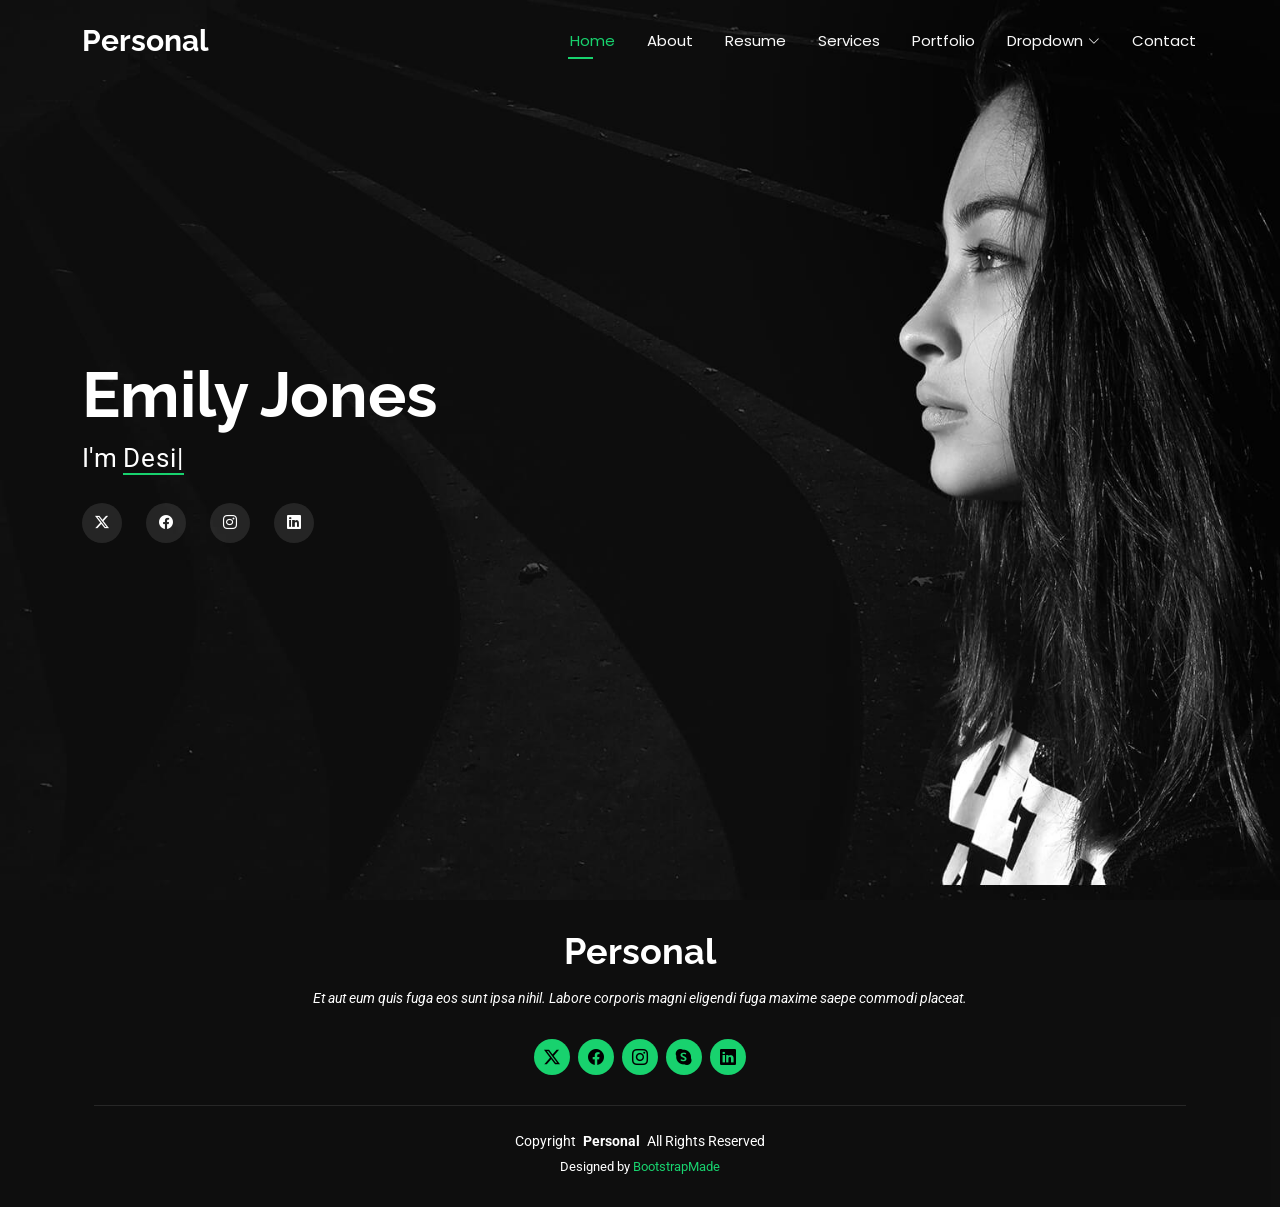
<file: Personal/index.html>
<!DOCTYPE html>
<html lang="en">

<head>
  <meta charset="utf-8">
  <meta content="width=device-width, initial-scale=1.0" name="viewport">
  <title>Index - Personal Bootstrap Template</title>
  <meta name="description" content="">
  <meta name="keywords" content="">

  <!-- Favicons -->
  <link href="assets/img/favicon.png" rel="icon">
  <link href="assets/img/apple-touch-icon.png" rel="apple-touch-icon">

  <!-- Fonts -->
  <link href="https://fonts.googleapis.com" rel="preconnect">
  <link href="https://fonts.gstatic.com" rel="preconnect" crossorigin>
  <link href="https://fonts.googleapis.com/css2?family=Roboto:ital,wght@0,100;0,300;0,400;0,500;0,700;0,900;1,100;1,300;1,400;1,500;1,700;1,900&family=Poppins:ital,wght@0,100;0,200;0,300;0,400;0,500;0,600;0,700;0,800;0,900;1,100;1,200;1,300;1,400;1,500;1,600;1,700;1,800;1,900&family=Raleway:ital,wght@0,100;0,200;0,300;0,400;0,500;0,600;0,700;0,800;0,900;1,100;1,200;1,300;1,400;1,500;1,600;1,700;1,800;1,900&display=swap" rel="stylesheet">

  <!-- Vendor CSS Files -->
  <link href="assets/vendor/bootstrap/css/bootstrap.min.css" rel="stylesheet">
  <link href="assets/vendor/bootstrap-icons/bootstrap-icons.css" rel="stylesheet">
  <link href="assets/vendor/aos/aos.css" rel="stylesheet">
  <link href="assets/vendor/swiper/swiper-bundle.min.css" rel="stylesheet">
  <link href="assets/vendor/glightbox/css/glightbox.min.css" rel="stylesheet">

  <!-- Main CSS File -->
  <link href="assets/css/main.css" rel="stylesheet">

  <!-- =======================================================
  * Template Name: Personal
  * Template URL: https://bootstrapmade.com/personal-free-resume-bootstrap-template/
  * Updated: Nov 04 2024 with Bootstrap v5.3.3
  * Author: BootstrapMade.com
  * License: https://bootstrapmade.com/license/
  ======================================================== -->
</head>

<body class="index-page">

  <header id="header" class="header d-flex align-items-center fixed-top">
    <div class="container-fluid container-xl position-relative d-flex align-items-center justify-content-between">

      <a href="index.html" class="logo d-flex align-items-center">
        <!-- Uncomment the line below if you also wish to use an image logo -->
        <!-- <img src="assets/img/logo.png" alt=""> -->
        <h1 class="sitename">Personal</h1>
      </a>

      <nav id="navmenu" class="navmenu">
        <ul>
          <li><a href="index.html" class="active">Home</a></li>
          <li><a href="about.html">About</a></li>
          <li><a href="resume.html">Resume</a></li>
          <li><a href="services.html">Services</a></li>
          <li><a href="portfolio.html">Portfolio</a></li>
          <li class="dropdown"><a href="#"><span>Dropdown</span> <i class="bi bi-chevron-down toggle-dropdown"></i></a>
            <ul>
              <li><a href="#">Dropdown 1</a></li>
              <li class="dropdown"><a href="#"><span>Deep Dropdown</span> <i class="bi bi-chevron-down toggle-dropdown"></i></a>
                <ul>
                  <li><a href="#">Deep Dropdown 1</a></li>
                  <li><a href="#">Deep Dropdown 2</a></li>
                  <li><a href="#">Deep Dropdown 3</a></li>
                  <li><a href="#">Deep Dropdown 4</a></li>
                  <li><a href="#">Deep Dropdown 5</a></li>
                </ul>
              </li>
              <li><a href="#">Dropdown 2</a></li>
              <li><a href="#">Dropdown 3</a></li>
              <li><a href="#">Dropdown 4</a></li>
            </ul>
          </li>
          <li><a href="contact.html">Contact</a></li>
        </ul>
        <i class="mobile-nav-toggle d-xl-none bi bi-list"></i>
      </nav>

    </div>
  </header>

  <main class="main">

    <!-- Hero Section -->
    <section id="hero" class="hero section dark-background">

      <img src="assets/img/hero-bg.jpg" alt="" data-aos="fade-in">

      <div class="container" data-aos="zoom-out" data-aos-delay="100">
        <h2>Emily Jones</h2>
        <p>I'm <span class="typed" data-typed-items="Designer, Developer, Freelancer, Photographer">Photographer</span><span class="typed-cursor typed-cursor--blink"></span></p>
        <div class="social-links">
          <a href="#"><i class="bi bi-twitter-x"></i></a>
          <a href="#"><i class="bi bi-facebook"></i></a>
          <a href="#"><i class="bi bi-instagram"></i></a>
          <a href="#"><i class="bi bi-linkedin"></i></a>
        </div>
      </div>

    </section><!-- /Hero Section -->

  </main>

  <footer id="footer" class="footer dark-background">
    <div class="container">
      <h3 class="sitename">Personal</h3>
      <p>Et aut eum quis fuga eos sunt ipsa nihil. Labore corporis magni eligendi fuga maxime saepe commodi placeat.</p>
      <div class="social-links d-flex justify-content-center">
        <a href=""><i class="bi bi-twitter-x"></i></a>
        <a href=""><i class="bi bi-facebook"></i></a>
        <a href=""><i class="bi bi-instagram"></i></a>
        <a href=""><i class="bi bi-skype"></i></a>
        <a href=""><i class="bi bi-linkedin"></i></a>
      </div>
      <div class="container">
        <div class="copyright">
          <span>Copyright</span> <strong class="px-1 sitename">Personal</strong> <span>All Rights Reserved</span>
        </div>
        <div class="credits">
          <!-- All the links in the footer should remain intact. -->
          <!-- You can delete the links only if you've purchased the pro version. -->
          <!-- Licensing information: https://bootstrapmade.com/license/ -->
          <!-- Purchase the pro version with working PHP/AJAX contact form: [buy-url] -->
          Designed by <a href="https://bootstrapmade.com/">BootstrapMade</a>
        </div>
      </div>
    </div>
  </footer>

  <!-- Scroll Top -->
  <a href="#" id="scroll-top" class="scroll-top d-flex align-items-center justify-content-center"><i class="bi bi-arrow-up-short"></i></a>

  <!-- Preloader -->
  <div id="preloader"></div>

  <!-- Vendor JS Files -->
  <script src="assets/vendor/bootstrap/js/bootstrap.bundle.min.js"></script>
  <script src="assets/vendor/php-email-form/validate.js"></script>
  <script src="assets/vendor/aos/aos.js"></script>
  <script src="assets/vendor/typed.js/typed.umd.js"></script>
  <script src="assets/vendor/purecounter/purecounter_vanilla.js"></script>
  <script src="assets/vendor/waypoints/noframework.waypoints.js"></script>
  <script src="assets/vendor/swiper/swiper-bundle.min.js"></script>
  <script src="assets/vendor/glightbox/js/glightbox.min.js"></script>
  <script src="assets/vendor/imagesloaded/imagesloaded.pkgd.min.js"></script>
  <script src="assets/vendor/isotope-layout/isotope.pkgd.min.js"></script>

  <!-- Main JS File -->
  <script src="assets/js/main.js"></script>

</body>

</html>
</file>
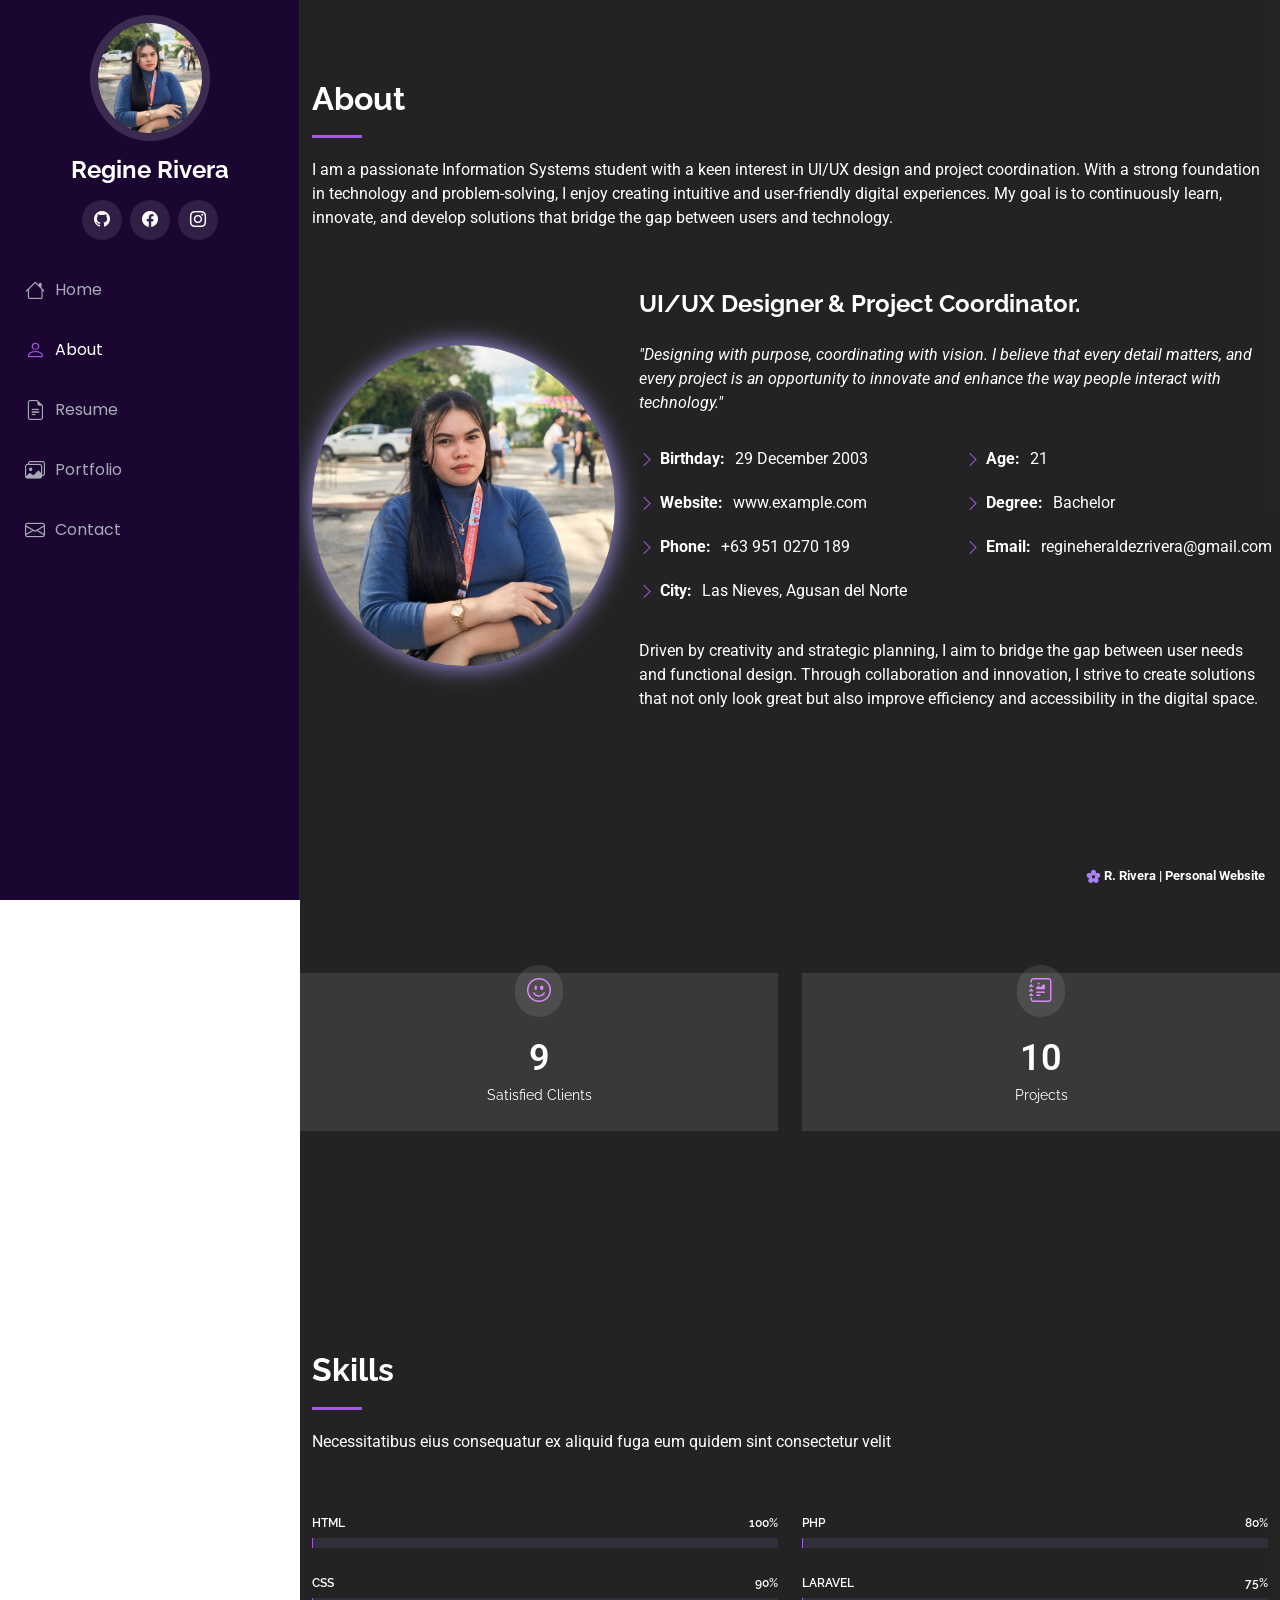
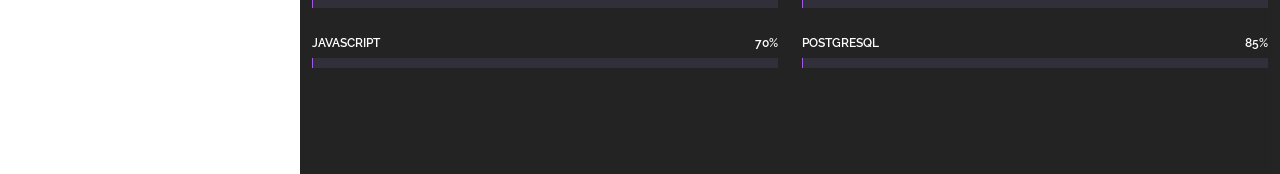
<file: about.html>
<!DOCTYPE html>
<html lang="en">
  <head>
    <meta charset="utf-8" />
    <meta content="width=device-width, initial-scale=1.0" name="viewport" />
    <title>Index - iPortfolio Bootstrap Template</title>
    <meta content="" name="description" />
    <meta content="" name="keywords" />

    <!-- Favicons -->
    <link href="assets/img/favicon.png" rel="icon" />
    <link href="assets/img/apple-touch-icon.png" rel="apple-touch-icon" />

    <!-- Fonts -->
    <link href="https://fonts.googleapis.com" rel="preconnect" />
    <link href="https://fonts.gstatic.com" rel="preconnect" crossorigin />
    <link
      href="https://fonts.googleapis.com/css2?family=Roboto:ital,wght@0,100;0,300;0,400;0,500;0,700;0,900;1,100;1,300;1,400;1,500;1,700;1,900&family=Poppins:ital,wght@0,100;0,200;0,300;0,400;0,500;0,600;0,700;0,800;0,900;1,100;1,200;1,300;1,400;1,500;1,600;1,700;1,800;1,900&family=Raleway:ital,wght@0,100;0,200;0,300;0,400;0,500;0,600;0,700;0,800;0,900;1,100;1,200;1,300;1,400;1,500;1,600;1,700;1,800;1,900&display=swap"
      rel="stylesheet"
    />

    <!-- Vendor CSS Files -->
    <link
      href="assets/vendor/bootstrap/css/bootstrap.min.css"
      rel="stylesheet"
    />
    <link
      href="assets/vendor/bootstrap-icons/bootstrap-icons.css"
      rel="stylesheet"
    />
    <link href="assets/vendor/aos/aos.css" rel="stylesheet" />
    <link
      href="assets/vendor/glightbox/css/glightbox.min.css"
      rel="stylesheet"
    />
    <link href="assets/vendor/swiper/swiper-bundle.min.css" rel="stylesheet" />

    <!-- Main CSS File -->
    <link href="assets/css/main.css" rel="stylesheet" />

    <!-- =======================================================
  * Template Name: iPortfolio
  * Template URL: https://bootstrapmade.com/iportfolio-bootstrap-portfolio-websites-template/
  * Updated: Jun 29 2024 with Bootstrap v5.3.3
  * Author: BootstrapMade.com
  * License: https://bootstrapmade.com/license/
  ======================================================== -->
  </head>

  <body class="index-page">
    <header id="header" class="header dark-background d-flex flex-column">
      <i class="header-toggle d-xl-none bi bi-list"></i>

      <div class="profile-img">
        <img
          src="assets/img/my--profile-img.jpg"
          alt=""
          class="img-fluid rounded-circle"
        />
      </div>

      <a
        href="index.html"
        class="logo d-flex align-items-center justify-content-center"
      >
        <!-- Uncomment the line below if you also wish to use an image logo -->
        <!-- <img src="assets/img/logo.png" alt=""> -->
        <h1 class="sitename">Regine Rivera</h1>
      </a>

      <div class="social-links text-center">
        <a href="#" class="github"><i class="bi bi-github"></i></a>
        <a href="#" class="facebook"><i class="bi bi-facebook"></i></a>
        <a href="#" class="instagram"><i class="bi bi-instagram"></i></a>
      </div>

      <nav id="navmenu" class="navmenu">
        <ul>
          <li>
            <a href="index.html"><i class="bi bi-house navicon"></i>Home</a>
          </li>
          <li>
            <a href="about.html" class="active"
              ><i class="bi bi-person navicon"></i> About</a
            >
          </li>
          <li>
            <a href="resume.html"
              ><i class="bi bi-file-earmark-text navicon"></i> Resume</a
            >
          </li>
          <li>
            <a href="portfolio.html"
              ><i class="bi bi-images navicon"></i> Portfolio</a
            >
          </li>
          <li>
            <a href="contact.html"
              ><i class="bi bi-envelope navicon"></i> Contact</a
            >
          </li>
        </ul>
      </nav>
    </header>

    <main class="main">
      <!-- About Section -->
      <section id="about" class="about section">
        <!-- Section Title -->
        <div class="container section-title" data-aos="fade-up">
          <h2>About</h2>
          <p>
            I am a passionate Information Systems student with a keen interest
            in UI/UX design and project coordination. With a strong foundation
            in technology and problem-solving, I enjoy creating intuitive and
            user-friendly digital experiences. My goal is to continuously learn,
            innovate, and develop solutions that bridge the gap between users
            and technology.
          </p>
        </div>
        <!-- End Section Title -->

        <div class="container" data-aos="fade-up" data-aos-delay="100">
          <div class="row gy-4 justify-content-center">
            <div class="col-lg-4 my-img">
              <img
                src="assets/img/my--profile-img.jpg"
                class="img-fluid"
                alt="profile"
              />
            </div>

            <div class="col-lg-8 content">
              <h2>UI/UX Designer &amp; Project Coordinator.</h2>
              <p class="fst-italic py-3">
                "Designing with purpose, coordinating with vision. I believe
                that every detail matters, and every project is an opportunity
                to innovate and enhance the way people interact with
                technology."
              </p>
              <div class="row">
                <div class="col-lg-6">
                  <ul>
                    <li>
                      <i class="bi bi-chevron-right"></i>
                      <strong>Birthday:</strong> <span>29 December 2003</span>
                    </li>
                    <li>
                      <i class="bi bi-chevron-right"></i>
                      <strong>Website:</strong> <span>www.example.com</span>
                    </li>
                    <li>
                      <i class="bi bi-chevron-right"></i>
                      <strong>Phone:</strong> <span>+63 951 0270 189</span>
                    </li>
                    <li>
                      <i class="bi bi-chevron-right"></i>
                      <strong>City:</strong>
                      <span>Las Nieves, Agusan del Norte</span>
                    </li>
                  </ul>
                </div>
                <div class="col-lg-6">
                  <ul>
                    <li>
                      <i class="bi bi-chevron-right"></i> <strong>Age:</strong>
                      <span>21</span>
                    </li>
                    <li>
                      <i class="bi bi-chevron-right"></i>
                      <strong>Degree:</strong> <span>Bachelor</span>
                    </li>
                    <li>
                      <i class="bi bi-chevron-right"></i>
                      <strong>Email:</strong>
                      <span>regineheraldezrivera@gmail.com</span>
                    </li>
                  </ul>
                </div>
              </div>
              <p class="py-3">
                Driven by creativity and strategic planning, I aim to bridge the
                gap between user needs and functional design. Through
                collaboration and innovation, I strive to create solutions that
                not only look great but also improve efficiency and
                accessibility in the digital space.
              </p>
            </div>
          </div>
        </div>
      </section>
      <!-- /About Section -->

      <!-- Count Section -->
      <section id="counts">
        <div class="counts container">
          <div class="row">
            <div class="col-lg-6 col-md-6">
              <div class="count-box">
                <i class="bi bi-emoji-smile"></i>
                <span
                  data-purecounter-start="0"
                  data-purecounter-end="9"
                  data-purecounter-duration="0"
                  class="purecounter"
                  >9</span
                >
                <p>Satisfied Clients</p>
              </div>
            </div>

            <div class="col-lg-6 col-md-6 mt-5 mt-md-0">
              <div class="count-box">
                <i class="bi bi-journal-richtext"></i>
                <span
                  data-purecounter-start="0"
                  data-purecounter-end="10"
                  data-purecounter-duration="0"
                  class="purecounter"
                  >10</span
                >
                <p>Projects</p>
              </div>
            </div>
          </div>
        </div>
      </section>
      <!-- /Count Section -->

      <!-- Skills Section -->
      <section id="skills" class="skills section light-background">
        <!-- Section Title -->
        <div class="container section-title" data-aos="fade-up">
          <h2>Skills</h2>
          <p>
            Necessitatibus eius consequatur ex aliquid fuga eum quidem sint
            consectetur velit
          </p>
        </div>
        <!-- End Section Title -->

        <div class="container" data-aos="fade-up" data-aos-delay="100">
          <div class="row skills-content skills-animation">
            <div class="col-lg-6">
              <div class="progress">
                <span class="skill"
                  ><span>HTML</span> <i class="val">100%</i></span
                >
                <div class="progress-bar-wrap">
                  <div
                    class="progress-bar"
                    role="progressbar"
                    aria-valuenow="100"
                    aria-valuemin="0"
                    aria-valuemax="100"
                  ></div>
                </div>
              </div>
              <!-- End Skills Item -->

              <div class="progress">
                <span class="skill"
                  ><span>CSS</span> <i class="val">90%</i></span
                >
                <div class="progress-bar-wrap">
                  <div
                    class="progress-bar"
                    role="progressbar"
                    aria-valuenow="90"
                    aria-valuemin="0"
                    aria-valuemax="100"
                  ></div>
                </div>
              </div>
              <!-- End Skills Item -->

              <div class="progress">
                <span class="skill"
                  ><span>JavaScript</span> <i class="val">70%</i></span
                >
                <div class="progress-bar-wrap">
                  <div
                    class="progress-bar"
                    role="progressbar"
                    aria-valuenow="75"
                    aria-valuemin="0"
                    aria-valuemax="100"
                  ></div>
                </div>
              </div>
              <!-- End Skills Item -->
            </div>

            <div class="col-lg-6">
              <div class="progress">
                <span class="skill"
                  ><span>PHP</span> <i class="val">80%</i></span
                >
                <div class="progress-bar-wrap">
                  <div
                    class="progress-bar"
                    role="progressbar"
                    aria-valuenow="80"
                    aria-valuemin="0"
                    aria-valuemax="100"
                  ></div>
                </div>
              </div>
              <!-- End Skills Item -->

              <div class="progress">
                <span class="skill"
                  ><span>Laravel</span> <i class="val">75%</i></span
                >
                <div class="progress-bar-wrap">
                  <div
                    class="progress-bar"
                    role="progressbar"
                    aria-valuenow="90"
                    aria-valuemin="0"
                    aria-valuemax="100"
                  ></div>
                </div>
              </div>
              <!-- End Skills Item -->

              <div class="progress">
                <span class="skill"
                  ><span>Postgresql</span> <i class="val">85%</i></span
                >
                <div class="progress-bar-wrap">
                  <div
                    class="progress-bar"
                    role="progressbar"
                    aria-valuenow="55"
                    aria-valuemin="0"
                    aria-valuemax="100"
                  ></div>
                </div>
              </div>
              <!-- End Skills Item -->
            </div>
          </div>
        </div>
      </section>
      <!-- /Skills Section -->
    </main>

    <div class="credits">
      <span>
        <img src="assets/img/icon.png" width="15px" height="15px" alt="" />
        <b>R. Rivera | Personal Website</b>
      </span>
    </div>

    <!-- Scroll Top -->
    <a
      href="#"
      id="scroll-top"
      class="scroll-top d-flex align-items-center justify-content-center"
      ><i class="bi bi-arrow-up-short"></i
    ></a>

    <!-- Preloader -->
    <div id="preloader">
      <div class="line"></div>
    </div>

    <!-- Vendor JS Files -->
    <script src="assets/vendor/bootstrap/js/bootstrap.bundle.min.js"></script>
    <script src="assets/vendor/php-email-form/validate.js"></script>
    <script src="assets/vendor/aos/aos.js"></script>
    <script src="assets/vendor/typed.js/typed.umd.js"></script>
    <script src="assets/vendor/purecounter/purecounter_vanilla.js"></script>
    <script src="assets/vendor/waypoints/noframework.waypoints.js"></script>
    <script src="assets/vendor/glightbox/js/glightbox.min.js"></script>
    <script src="assets/vendor/imagesloaded/imagesloaded.pkgd.min.js"></script>
    <script src="assets/vendor/isotope-layout/isotope.pkgd.min.js"></script>
    <script src="assets/vendor/swiper/swiper-bundle.min.js"></script>

    <!-- Main JS File -->
    <script src="assets/js/main.js"></script>
  </body>
</html>
</file>
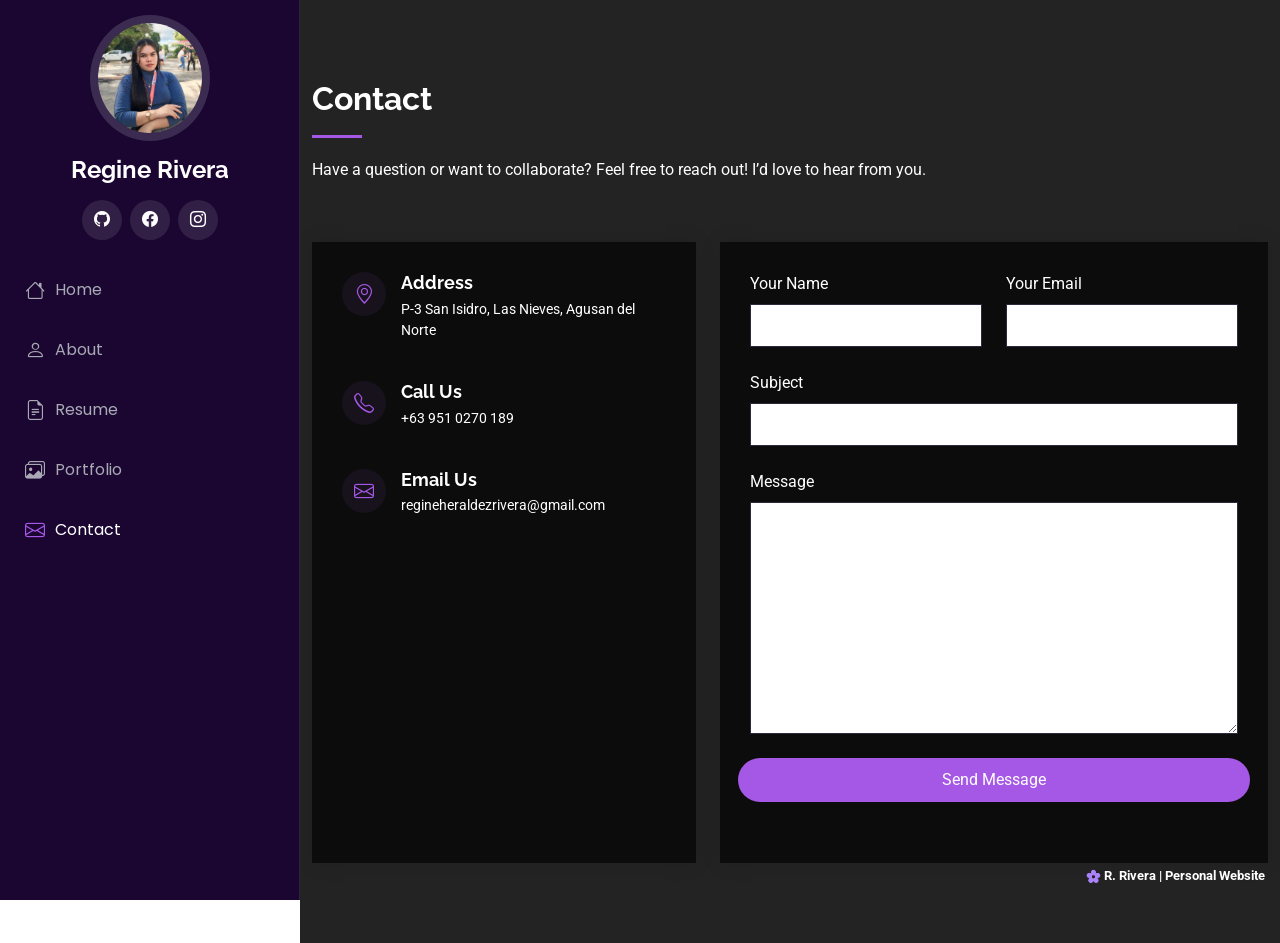
<file: contact.html>
<!DOCTYPE html>
<html lang="en">
  <head>
    <meta charset="utf-8" />
    <meta content="width=device-width, initial-scale=1.0" name="viewport" />
    <title>Index - iPortfolio Bootstrap Template</title>
    <meta content="" name="description" />
    <meta content="" name="keywords" />

    <!-- Favicons -->
    <link href="assets/img/favicon.png" rel="icon" />
    <link href="assets/img/apple-touch-icon.png" rel="apple-touch-icon" />

    <!-- Fonts -->
    <link href="https://fonts.googleapis.com" rel="preconnect" />
    <link href="https://fonts.gstatic.com" rel="preconnect" crossorigin />
    <link
      href="https://fonts.googleapis.com/css2?family=Roboto:ital,wght@0,100;0,300;0,400;0,500;0,700;0,900;1,100;1,300;1,400;1,500;1,700;1,900&family=Poppins:ital,wght@0,100;0,200;0,300;0,400;0,500;0,600;0,700;0,800;0,900;1,100;1,200;1,300;1,400;1,500;1,600;1,700;1,800;1,900&family=Raleway:ital,wght@0,100;0,200;0,300;0,400;0,500;0,600;0,700;0,800;0,900;1,100;1,200;1,300;1,400;1,500;1,600;1,700;1,800;1,900&display=swap"
      rel="stylesheet"
    />

    <!-- Vendor CSS Files -->
    <link
      href="assets/vendor/bootstrap/css/bootstrap.min.css"
      rel="stylesheet"
    />
    <link
      href="assets/vendor/bootstrap-icons/bootstrap-icons.css"
      rel="stylesheet"
    />
    <link href="assets/vendor/aos/aos.css" rel="stylesheet" />
    <link
      href="assets/vendor/glightbox/css/glightbox.min.css"
      rel="stylesheet"
    />
    <link href="assets/vendor/swiper/swiper-bundle.min.css" rel="stylesheet" />

    <!-- Main CSS File -->
    <link href="assets/css/main.css" rel="stylesheet" />

    <!-- =======================================================
  * Template Name: iPortfolio
  * Template URL: https://bootstrapmade.com/iportfolio-bootstrap-portfolio-websites-template/
  * Updated: Jun 29 2024 with Bootstrap v5.3.3
  * Author: BootstrapMade.com
  * License: https://bootstrapmade.com/license/
  ======================================================== -->
  </head>

  <body class="index-page">
    <header id="header" class="header dark-background d-flex flex-column">
      <i class="header-toggle d-xl-none bi bi-list"></i>

      <div class="profile-img">
        <img
          src="assets/img/my--profile-img.jpg"
          alt=""
          class="img-fluid rounded-circle"
        />
      </div>

      <a
        href="index.html"
        class="logo d-flex align-items-center justify-content-center"
      >
        <!-- Uncomment the line below if you also wish to use an image logo -->
        <!-- <img src="assets/img/logo.png" alt=""> -->
        <h1 class="sitename">Regine Rivera</h1>
      </a>

      <div class="social-links text-center">
        <a href="#" class="github"><i class="bi bi-github"></i></a>
        <a href="#" class="facebook"><i class="bi bi-facebook"></i></a>
        <a href="#" class="instagram"><i class="bi bi-instagram"></i></a>
      </div>

      <nav id="navmenu" class="navmenu">
        <ul>
          <li>
            <a href="index.html"
              ><i class="bi bi-house navicon"></i>Home</a
            >
          </li>
          <li>
            <a href="about.html"><i class="bi bi-person navicon"></i> About</a>
          </li>
          <li>
            <a href="resume.html"
              ><i class="bi bi-file-earmark-text navicon"></i> Resume</a
            >
          </li>
          <li>
            <a href="portfolio.html"
              ><i class="bi bi-images navicon"></i> Portfolio</a
            >
          </li>
          <li>
            <a href="contact.html" class="active"
              ><i class="bi bi-envelope navicon"></i> Contact</a
            >
          </li>
        </ul>
      </nav>
    </header>

    <main class="main">
      <!-- Contact Section -->
      <section id="contact" class="contact section">
        <!-- Section Title -->
        <div class="container section-title" data-aos="fade-up">
          <h2>Contact</h2>
          <p>
            Have a question or want to collaborate? Feel free to reach out! I’d love to hear from you.
          </p>
        </div>
        <!-- End Section Title -->

        <div class="container" data-aos="fade-up" data-aos-delay="100">
          <div class="row gy-4">
            <div class="col-lg-5">
              <div class="info-wrap">
                <div
                  class="info-item d-flex"
                  data-aos="fade-up"
                  data-aos-delay="200"
                >
                  <i class="bi bi-geo-alt flex-shrink-0"></i>
                  <div>
                    <h3>Address</h3>
                    <p>P-3 San Isidro, Las Nieves, Agusan del Norte</p>
                  </div>
                </div>
                <!-- End Info Item -->

                <div
                  class="info-item d-flex"
                  data-aos="fade-up"
                  data-aos-delay="300"
                >
                  <i class="bi bi-telephone flex-shrink-0"></i>
                  <div>
                    <h3>Call Us</h3>
                    <p>+63 951 0270 189</p>
                  </div>
                </div>
                <!-- End Info Item -->

                <div
                  class="info-item d-flex"
                  data-aos="fade-up"
                  data-aos-delay="400"
                >
                  <i class="bi bi-envelope flex-shrink-0"></i>
                  <div>
                    <h3>Email Us</h3>
                    <p>regineheraldezrivera@gmail.com</p>
                  </div>
                </div>
                <!-- End Info Item -->

                <iframe
                  src="https://www.google.com/maps/embed?pb=!1m18!1m12!1m3!1d3916.0000000000005!2d125.6277!3d8.7286!2m3!1f0!2f0!3f0!3m2!1i1024!2i768!4f13.1!3m3!1m2!1s0x3300000000000000%3A0x0000000000000000!2sPurok%203%2C%20San%20Isidro%2C%20Las%20Nieves%2C%20Agusan%20del%20Norte!5e0!3m2!1sen!2sph!4v1610000000000!5m2!1sen!2sph"
                  frameborder="0"
                  style="border: 0; width: 100%; height: 270px"
                  allowfullscreen=""
                  loading="lazy"
                  referrerpolicy="no-referrer-when-downgrade"
                ></iframe>
              </div>
            </div>

            <div class="col-lg-7">
              <form
                action=""
                method="post"
                class="php-email-form"
                data-aos="fade-up"
                data-aos-delay="200"
                onsubmit="sendMessage(event)"
              >
                <div class="row gy-4">
                  <div class="col-md-6">
                    <label for="name-field" class="pb-2">Your Name</label>
                    <input
                      type="text"
                      name="name"
                      id="name-field"
                      class="form-control"
                      required
                    />
                  </div>

                  <div class="col-md-6">
                    <label for="email-field" class="pb-2">Your Email</label>
                    <input
                      type="email"
                      class="form-control"
                      name="email"
                      id="email-field"
                      required
                    />
                  </div>

                  <div class="col-md-12">
                    <label for="subject-field" class="pb-2">Subject</label>
                    <input
                      type="text"
                      class="form-control"
                      name="subject"
                      id="subject-field"
                      required
                    />
                  </div>

                  <div class="col-md-12">
                    <label for="message-field" class="pb-2">Message</label>
                    <textarea
                      class="form-control"
                      name="message"
                      rows="10"
                      id="message-field"
                      required
                    ></textarea>
                  </div>

        

                    <button type="submit" id="send-button">Send Message</button>
                  </div>
                </div>
              </form>
            </div>

            <script>
              function sendMessage(event) {
                event.preventDefault();
                alert("Your message has been sent. Thank You!");
              }
            </script>

            <!-- End Contact Form -->
          </div>
        </div>
      </section>
      <!-- /Contact Section -->
    </main>

    <div class="credits">
      <span>
        <img src="assets/img/icon.png" width="15px" height="15px" alt="" />
        <b>R. Rivera | Personal Website</b>
      </span>
    </div>

    <!-- Scroll Top -->
    <a
      href="#"
      id="scroll-top"
      class="scroll-top d-flex align-items-center justify-content-center"
      ><i class="bi bi-arrow-up-short"></i
    ></a>

    <!-- Preloader -->
    <div id="preloader">
      <div class="line"></div>
    </div>

    <!-- Vendor JS Files -->
    <script src="assets/vendor/bootstrap/js/bootstrap.bundle.min.js"></script>
    <script src="assets/vendor/php-email-form/validate.js"></script>
    <script src="assets/vendor/aos/aos.js"></script>
    <script src="assets/vendor/typed.js/typed.umd.js"></script>
    <script src="assets/vendor/purecounter/purecounter_vanilla.js"></script>
    <script src="assets/vendor/waypoints/noframework.waypoints.js"></script>
    <script src="assets/vendor/glightbox/js/glightbox.min.js"></script>
    <script src="assets/vendor/imagesloaded/imagesloaded.pkgd.min.js"></script>
    <script src="assets/vendor/isotope-layout/isotope.pkgd.min.js"></script>
    <script src="assets/vendor/swiper/swiper-bundle.min.js"></script>

    <!-- Main JS File -->
    <script src="assets/js/main.js"></script>
  </body>
</html>
</file>
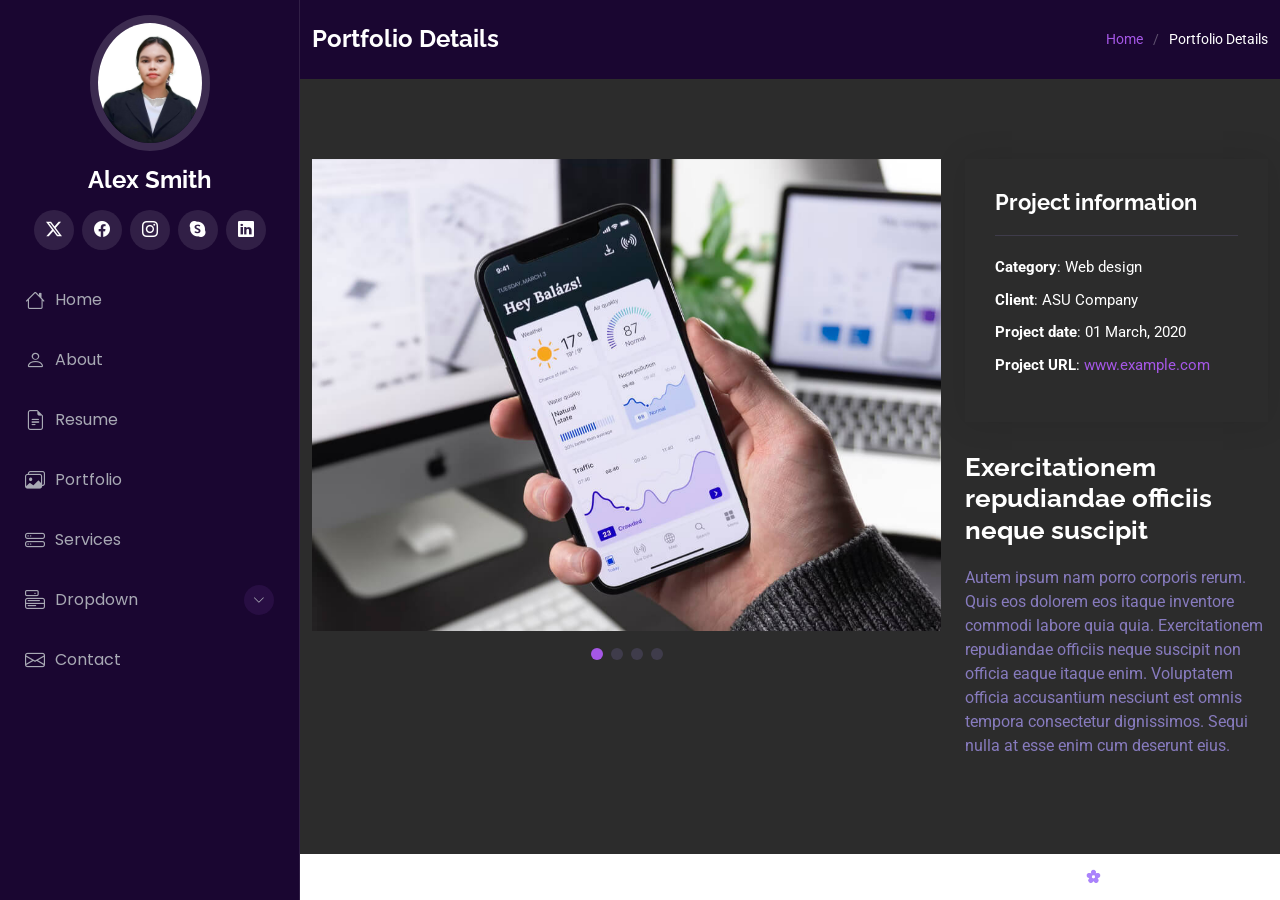
<file: portfolio-details.html>
<!DOCTYPE html>
<html lang="en">
  <head>
    <meta charset="utf-8" />
    <meta content="width=device-width, initial-scale=1.0" name="viewport" />
    <title>Portfolio Details - iPortfolio Bootstrap Template</title>
    <meta content="" name="description" />
    <meta content="" name="keywords" />

    <!-- Favicons -->
    <link href="assets/img/favicon.png" rel="icon" />
    <link href="assets/img/apple-touch-icon.png" rel="apple-touch-icon" />

    <!-- Fonts -->
    <link href="https://fonts.googleapis.com" rel="preconnect" />
    <link href="https://fonts.gstatic.com" rel="preconnect" crossorigin />
    <link
      href="https://fonts.googleapis.com/css2?family=Roboto:ital,wght@0,100;0,300;0,400;0,500;0,700;0,900;1,100;1,300;1,400;1,500;1,700;1,900&family=Poppins:ital,wght@0,100;0,200;0,300;0,400;0,500;0,600;0,700;0,800;0,900;1,100;1,200;1,300;1,400;1,500;1,600;1,700;1,800;1,900&family=Raleway:ital,wght@0,100;0,200;0,300;0,400;0,500;0,600;0,700;0,800;0,900;1,100;1,200;1,300;1,400;1,500;1,600;1,700;1,800;1,900&display=swap"
      rel="stylesheet"
    />

    <!-- Vendor CSS Files -->
    <link
      href="assets/vendor/bootstrap/css/bootstrap.min.css"
      rel="stylesheet"
    />
    <link
      href="assets/vendor/bootstrap-icons/bootstrap-icons.css"
      rel="stylesheet"
    />
    <link href="assets/vendor/aos/aos.css" rel="stylesheet" />
    <link
      href="assets/vendor/glightbox/css/glightbox.min.css"
      rel="stylesheet"
    />
    <link href="assets/vendor/swiper/swiper-bundle.min.css" rel="stylesheet" />

    <!-- Main CSS File -->
    <link href="assets/css/main.css" rel="stylesheet" />

    <!-- =======================================================
  * Template Name: iPortfolio
  * Template URL: https://bootstrapmade.com/iportfolio-bootstrap-portfolio-websites-template/
  * Updated: Jun 29 2024 with Bootstrap v5.3.3
  * Author: BootstrapMade.com
  * License: https://bootstrapmade.com/license/
  ======================================================== -->
  </head>

  <body class="portfolio-details-page">
    <header id="header" class="header dark-background d-flex flex-column">
      <i class="header-toggle d-xl-none bi bi-list"></i>

      <div class="profile-img">
        <img
          src="assets/img/my-profile-img.jpg"
          alt=""
          class="img-fluid rounded-circle"
        />
      </div>

      <a
        href="index.html"
        class="logo d-flex align-items-center justify-content-center"
      >
        <!-- Uncomment the line below if you also wish to use an image logo -->
        <!-- <img src="assets/img/logo.png" alt=""> -->
        <h1 class="sitename">Alex Smith</h1>
      </a>

      <div class="social-links text-center">
        <a href="#" class="twitter"><i class="bi bi-twitter-x"></i></a>
        <a href="#" class="facebook"><i class="bi bi-facebook"></i></a>
        <a href="#" class="instagram"><i class="bi bi-instagram"></i></a>
        <a href="#" class="google-plus"><i class="bi bi-skype"></i></a>
        <a href="#" class="linkedin"><i class="bi bi-linkedin"></i></a>
      </div>

      <nav id="navmenu" class="navmenu">
        <ul>
          <li>
            <a href="#hero"><i class="bi bi-house navicon"></i>Home</a>
          </li>
          <li>
            <a href="#about"><i class="bi bi-person navicon"></i> About</a>
          </li>
          <li>
            <a href="#resume"
              ><i class="bi bi-file-earmark-text navicon"></i> Resume</a
            >
          </li>
          <li>
            <a href="#portfolio"
              ><i class="bi bi-images navicon"></i> Portfolio</a
            >
          </li>
          <li>
            <a href="#services"
              ><i class="bi bi-hdd-stack navicon"></i> Services</a
            >
          </li>
          <li class="dropdown">
            <a href="#"
              ><i class="bi bi-menu-button navicon"></i> <span>Dropdown</span>
              <i class="bi bi-chevron-down toggle-dropdown"></i
            ></a>
            <ul>
              <li><a href="#">Dropdown 1</a></li>
              <li class="dropdown">
                <a href="#"
                  ><span>Deep Dropdown</span>
                  <i class="bi bi-chevron-down toggle-dropdown"></i
                ></a>
                <ul>
                  <li><a href="#">Deep Dropdown 1</a></li>
                  <li><a href="#">Deep Dropdown 2</a></li>
                  <li><a href="#">Deep Dropdown 3</a></li>
                  <li><a href="#">Deep Dropdown 4</a></li>
                  <li><a href="#">Deep Dropdown 5</a></li>
                </ul>
              </li>
              <li><a href="#">Dropdown 2</a></li>
              <li><a href="#">Dropdown 3</a></li>
              <li><a href="#">Dropdown 4</a></li>
            </ul>
          </li>
          <li>
            <a href="#contact"
              ><i class="bi bi-envelope navicon"></i> Contact</a
            >
          </li>
        </ul>
      </nav>
    </header>

    <main class="main">
      <!-- Page Title -->
      <div class="page-title dark-background">
        <div
          class="container d-lg-flex justify-content-between align-items-center"
        >
          <h1 class="mb-2 mb-lg-0">Portfolio Details</h1>
          <nav class="breadcrumbs">
            <ol>
              <li><a href="index.html">Home</a></li>
              <li class="current">Portfolio Details</li>
            </ol>
          </nav>
        </div>
      </div>
      <!-- End Page Title -->

      <!-- Portfolio Details Section -->
      <section id="portfolio-details" class="portfolio-details section">
        <div class="container" data-aos="fade-up" data-aos-delay="100">
          <div class="row gy-4">
            <div class="col-lg-8">
              <div class="portfolio-details-slider swiper init-swiper">
                <script type="application/json" class="swiper-config">
                  {
                    "loop": true,
                    "speed": 600,
                    "autoplay": {
                      "delay": 5000
                    },
                    "slidesPerView": "auto",
                    "pagination": {
                      "el": ".swiper-pagination",
                      "type": "bullets",
                      "clickable": true
                    }
                  }
                </script>

                <div class="swiper-wrapper align-items-center">
                  <div class="swiper-slide">
                    <img src="assets/img/portfolio/app-1.jpg" alt="" />
                  </div>

                  <div class="swiper-slide">
                    <img src="assets/img/portfolio/product-1.jpg" alt="" />
                  </div>

                  <div class="swiper-slide">
                    <img src="assets/img/portfolio/branding-1.jpg" alt="" />
                  </div>

                  <div class="swiper-slide">
                    <img src="assets/img/portfolio/books-1.jpg" alt="" />
                  </div>
                </div>
                <div class="swiper-pagination"></div>
              </div>
            </div>

            <div class="col-lg-4">
              <div
                class="portfolio-info"
                data-aos="fade-up"
                data-aos-delay="200"
              >
                <h3>Project information</h3>
                <ul>
                  <li><strong>Category</strong>: Web design</li>
                  <li><strong>Client</strong>: ASU Company</li>
                  <li><strong>Project date</strong>: 01 March, 2020</li>
                  <li>
                    <strong>Project URL</strong>:
                    <a href="#">www.example.com</a>
                  </li>
                </ul>
              </div>
              <div
                class="portfolio-description"
                data-aos="fade-up"
                data-aos-delay="300"
              >
                <h2>Exercitationem repudiandae officiis neque suscipit</h2>
                <p>
                  Autem ipsum nam porro corporis rerum. Quis eos dolorem eos
                  itaque inventore commodi labore quia quia. Exercitationem
                  repudiandae officiis neque suscipit non officia eaque itaque
                  enim. Voluptatem officia accusantium nesciunt est omnis
                  tempora consectetur dignissimos. Sequi nulla at esse enim cum
                  deserunt eius.
                </p>
              </div>
            </div>
          </div>
        </div>
      </section>
      <!-- /Portfolio Details Section -->
    </main>

    <div class="credits">
      <span>
        <img src="assets/img/icon.png" width="15px" height="15px" alt="" />
        <b>R. Rivera | Personal Website</b>
      </span>
    </div>

    <!-- Scroll Top -->
    <a
      href="#"
      id="scroll-top"
      class="scroll-top d-flex align-items-center justify-content-center"
      ><i class="bi bi-arrow-up-short"></i
    ></a>

    <!-- Preloader -->
    <div id="preloader">
      <div class="line"></div>
    </div>

    <!-- Vendor JS Files -->
    <script src="assets/vendor/bootstrap/js/bootstrap.bundle.min.js"></script>
    <script src="assets/vendor/php-email-form/validate.js"></script>
    <script src="assets/vendor/aos/aos.js"></script>
    <script src="assets/vendor/typed.js/typed.umd.js"></script>
    <script src="assets/vendor/purecounter/purecounter_vanilla.js"></script>
    <script src="assets/vendor/waypoints/noframework.waypoints.js"></script>
    <script src="assets/vendor/glightbox/js/glightbox.min.js"></script>
    <script src="assets/vendor/imagesloaded/imagesloaded.pkgd.min.js"></script>
    <script src="assets/vendor/isotope-layout/isotope.pkgd.min.js"></script>
    <script src="assets/vendor/swiper/swiper-bundle.min.js"></script>

    <!-- Main JS File -->
    <script src="assets/js/main.js"></script>
  </body>
</html>
</file>
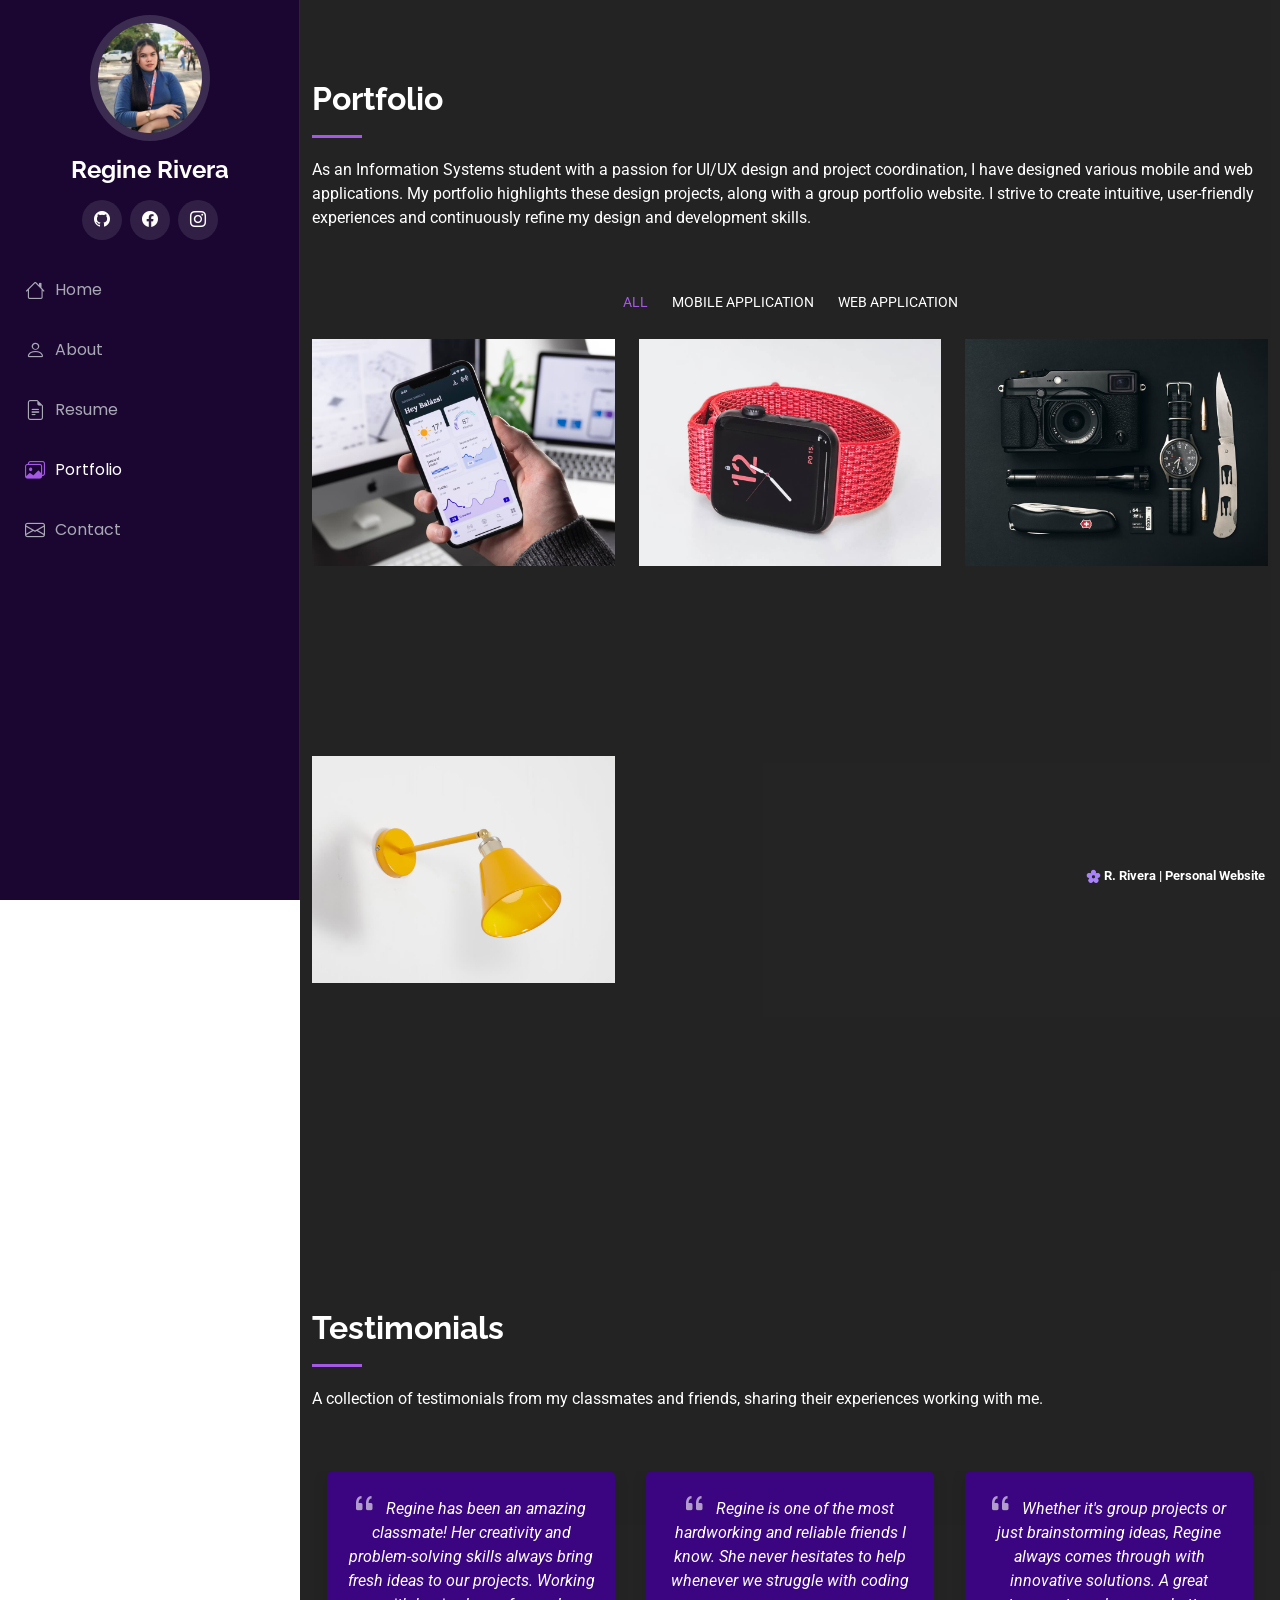
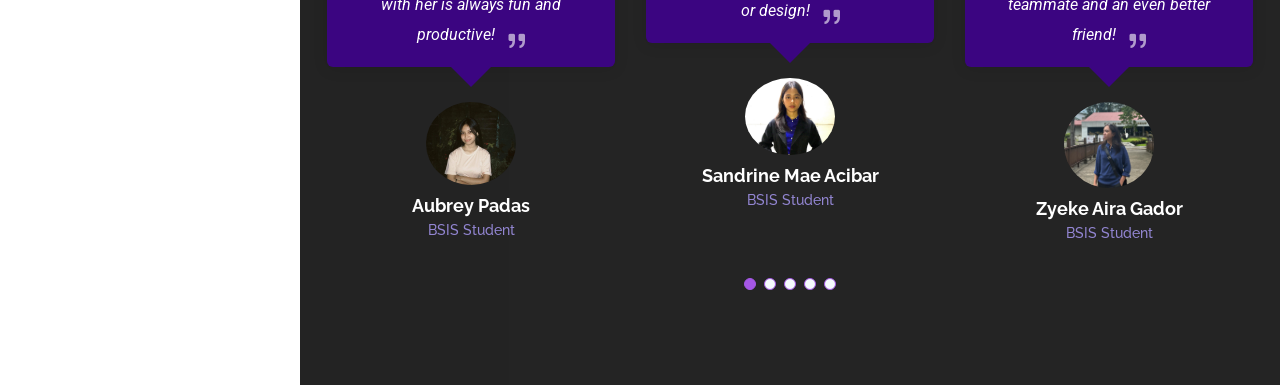
<file: portfolio.html>
<!DOCTYPE html>
<html lang="en">
  <head>
    <meta charset="utf-8" />
    <meta content="width=device-width, initial-scale=1.0" name="viewport" />
    <title>Index - iPortfolio Bootstrap Template</title>
    <meta content="" name="description" />
    <meta content="" name="keywords" />

    <!-- Favicons -->
    <link href="assets/img/favicon.png" rel="icon" />
    <link href="assets/img/apple-touch-icon.png" rel="apple-touch-icon" />

    <!-- Fonts -->
    <link href="https://fonts.googleapis.com" rel="preconnect" />
    <link href="https://fonts.gstatic.com" rel="preconnect" crossorigin />
    <link
      href="https://fonts.googleapis.com/css2?family=Roboto:ital,wght@0,100;0,300;0,400;0,500;0,700;0,900;1,100;1,300;1,400;1,500;1,700;1,900&family=Poppins:ital,wght@0,100;0,200;0,300;0,400;0,500;0,600;0,700;0,800;0,900;1,100;1,200;1,300;1,400;1,500;1,600;1,700;1,800;1,900&family=Raleway:ital,wght@0,100;0,200;0,300;0,400;0,500;0,600;0,700;0,800;0,900;1,100;1,200;1,300;1,400;1,500;1,600;1,700;1,800;1,900&display=swap"
      rel="stylesheet"
    />

    <!-- Vendor CSS Files -->
    <link
      href="assets/vendor/bootstrap/css/bootstrap.min.css"
      rel="stylesheet"
    />
    <link
      href="assets/vendor/bootstrap-icons/bootstrap-icons.css"
      rel="stylesheet"
    />
    <link href="assets/vendor/aos/aos.css" rel="stylesheet" />
    <link
      href="assets/vendor/glightbox/css/glightbox.min.css"
      rel="stylesheet"
    />
    <link href="assets/vendor/swiper/swiper-bundle.min.css" rel="stylesheet" />

    <!-- Main CSS File -->
    <link href="assets/css/main.css" rel="stylesheet" />

    <!-- =======================================================
  * Template Name: iPortfolio
  * Template URL: https://bootstrapmade.com/iportfolio-bootstrap-portfolio-websites-template/
  * Updated: Jun 29 2024 with Bootstrap v5.3.3
  * Author: BootstrapMade.com
  * License: https://bootstrapmade.com/license/
  ======================================================== -->
  </head>

  <body class="index-page">
    <header id="header" class="header dark-background d-flex flex-column">
      <i class="header-toggle d-xl-none bi bi-list"></i>

      <div class="profile-img">
        <img
          src="assets/img/my--profile-img.jpg"
          alt=""
          class="img-fluid rounded-circle"
        />
      </div>

      <a
        href="index.html"
        class="logo d-flex align-items-center justify-content-center"
      >
        <!-- Uncomment the line below if you also wish to use an image logo -->
        <!-- <img src="assets/img/logo.png" alt=""> -->
        <h1 class="sitename">Regine Rivera</h1>
      </a>

      <div class="social-links text-center">
        <a href="#" class="github"><i class="bi bi-github"></i></a>
        <a href="#" class="facebook"><i class="bi bi-facebook"></i></a>
        <a href="#" class="instagram"><i class="bi bi-instagram"></i></a>
      </div>

      <nav id="navmenu" class="navmenu">
        <ul>
          <li>
            <a href="index.html"><i class="bi bi-house navicon"></i>Home</a>
          </li>
          <li>
            <a href="about.html"><i class="bi bi-person navicon"></i> About</a>
          </li>
          <li>
            <a href="resume.html"
              ><i class="bi bi-file-earmark-text navicon"></i> Resume</a
            >
          </li>
          <li>
            <a href="portfolio.html" class="active"
              ><i class="bi bi-images navicon"></i> Portfolio</a
            >
          </li>
          <li>
            <a href="contact.html"
              ><i class="bi bi-envelope navicon"></i> Contact</a
            >
          </li>
        </ul>
      </nav>
    </header>

    <main class="main">
      <!-- Portfolio Section -->
      <section id="portfolio" class="portfolio section light-background">
        <!-- Section Title -->
        <div class="container section-title" data-aos="fade-up">
          <h2>Portfolio</h2>
          <p>
            As an Information Systems student with a passion for UI/UX design
            and project coordination, I have designed various mobile and web
            applications. My portfolio highlights these design projects, along
            with a group portfolio website. I strive to create intuitive,
            user-friendly experiences and continuously refine my design and
            development skills.
          </p>
        </div>
        <!-- End Section Title -->

        <div class="container">
          <div
            class="isotope-layout"
            data-default-filter="*"
            data-layout="masonry"
            data-sort="original-order"
          >
            <ul
              class="portfolio-filters isotope-filters"
              data-aos="fade-up"
              data-aos-delay="100"
            >
              <li data-filter="*" class="filter-active">All</li>
              <li data-filter=".filter-app">Mobile Application</li>
              <li data-filter=".filter-product">Web Application</li>
            </ul>
            <!-- End Portfolio Filters -->

            <div
              class="row gy-4 isotope-container"
              data-aos="fade-up"
              data-aos-delay="200"
            >
              <div
                class="col-lg-4 col-md-6 portfolio-item isotope-item filter-app"
              >
                <div class="portfolio-content h-100">
                  <img
                    src="assets/img/portfolio/app-1.jpg"
                    class="img-fluid"
                    alt=""
                  />
                  <div class="portfolio-info">
                    <h4>App 1</h4>
                    <p>Lorem ipsum, dolor sit amet consectetur</p>
                    <a
                      href="assets/img/portfolio/app-1.jpg"
                      title="App 1"
                      data-gallery="portfolio-gallery-app"
                      class="glightbox preview-link"
                      ><i class="bi bi-zoom-in"></i
                    ></a>
                    <a
                      href="portfolio-details.html"
                      title="More Details"
                      class="details-link"
                      ><i class="bi bi-link-45deg"></i
                    ></a>
                  </div>
                </div>
              </div>
              <!-- End Portfolio Item -->

              <div
                class="col-lg-4 col-md-6 portfolio-item isotope-item filter-product"
              >
                <div class="portfolio-content h-100">
                  <img
                    src="assets/img/portfolio/product-1.jpg"
                    class="img-fluid"
                    alt=""
                  />
                  <div class="portfolio-info">
                    <h4>Product 1</h4>
                    <p>Lorem ipsum, dolor sit amet consectetur</p>
                    <a
                      href="assets/img/portfolio/product-1.jpg"
                      title="Product 1"
                      data-gallery="portfolio-gallery-product"
                      class="glightbox preview-link"
                      ><i class="bi bi-zoom-in"></i
                    ></a>
                    <a
                      href="portfolio-details.html"
                      title="More Details"
                      class="details-link"
                      ><i class="bi bi-link-45deg"></i
                    ></a>
                  </div>
                </div>
              </div>
              <!-- End Portfolio Item -->

              <div
                class="col-lg-4 col-md-6 portfolio-item isotope-item filter-product"
              >
                <div class="portfolio-content h-100">
                  <img
                    src="assets/img/portfolio/product-2.jpg"
                    class="img-fluid"
                    alt=""
                  />
                  <div class="portfolio-info">
                    <h4>Product 2</h4>
                    <p>Lorem ipsum, dolor sit amet consectetur</p>
                    <a
                      href="assets/img/portfolio/product-2.jpg"
                      title="Product 2"
                      data-gallery="portfolio-gallery-product"
                      class="glightbox preview-link"
                      ><i class="bi bi-zoom-in"></i
                    ></a>
                    <a
                      href="portfolio-details.html"
                      title="More Details"
                      class="details-link"
                      ><i class="bi bi-link-45deg"></i
                    ></a>
                  </div>
                </div>
              </div>
              <!-- End Portfolio Item -->

              <div
                class="col-lg-4 col-md-6 portfolio-item isotope-item filter-product"
              >
                <div class="portfolio-content h-100">
                  <img
                    src="assets/img/portfolio/product-3.jpg"
                    class="img-fluid"
                    alt=""
                  />
                  <div class="portfolio-info">
                    <h4>Product 3</h4>
                    <p>Lorem ipsum, dolor sit amet consectetur</p>
                    <a
                      href="assets/img/portfolio/product-3.jpg"
                      title="Product 3"
                      data-gallery="portfolio-gallery-product"
                      class="glightbox preview-link"
                      ><i class="bi bi-zoom-in"></i
                    ></a>
                    <a
                      href="portfolio-details.html"
                      title="More Details"
                      class="details-link"
                      ><i class="bi bi-link-45deg"></i
                    ></a>
                  </div>
                </div>
              </div>
              <!-- End Portfolio Item -->
            </div>
            <!-- End Portfolio Container -->
          </div>
        </div>
      </section>
      <!-- /Portfolio Section -->

      <!-- Testimonials Section -->
      <section id="testimonials" class="testimonials section light-background">
        <!-- Section Title -->
        <div class="container section-title" data-aos="fade-up">
          <h2>Testimonials</h2>
          <p>
            A collection of testimonials from my classmates and friends, sharing
            their experiences working with me.
          </p>
        </div>
        <!-- End Section Title -->

        <div class="container" data-aos="fade-up" data-aos-delay="100">
          <div class="swiper init-swiper">
            <script type="application/json" class="swiper-config">
              {
                "loop": true,
                "speed": 600,
                "autoplay": {
                  "delay": 5000
                },
                "slidesPerView": "auto",
                "pagination": {
                  "el": ".swiper-pagination",
                  "type": "bullets",
                  "clickable": true
                },
                "breakpoints": {
                  "320": {
                    "slidesPerView": 1,
                    "spaceBetween": 40
                  },
                  "1200": {
                    "slidesPerView": 3,
                    "spaceBetween": 1
                  }
                }
              }
            </script>
            <div class="swiper-wrapper">
              <div class="swiper-slide">
                <div class="testimonial-item">
                  <p>
                    <i class="bi bi-quote quote-icon-left"></i>
                    <span
                      >Regine has been an amazing classmate! Her creativity and
                      problem-solving skills always bring fresh ideas to our
                      projects. Working with her is always fun and
                      productive!</span
                    >
                    <i class="bi bi-quote quote-icon-right"></i>
                  </p>
                  <img
                    src="assets/img/testimonials/testimonials-1.jpg"
                    class="testimonial-img"
                    alt=""
                  />
                  <h3>Aubrey Padas</h3>
                  <h4>BSIS Student</h4>
                </div>
              </div>
              <!-- End testimonial item -->

              <div class="swiper-slide">
                <div class="testimonial-item">
                  <p>
                    <i class="bi bi-quote quote-icon-left"></i>
                    <span
                      >Regine is one of the most hardworking and reliable
                      friends I know. She never hesitates to help whenever we
                      struggle with coding or design!</span
                    >
                    <i class="bi bi-quote quote-icon-right"></i>
                  </p>
                  <img
                    src="assets/img/testimonials/testimonials-2.jpg"
                    class="testimonial-img"
                    alt=""
                  />
                  <h3>Sandrine Mae Acibar</h3>
                  <h4>BSIS Student</h4>
                </div>
              </div>
              <!-- End testimonial item -->

              <div class="swiper-slide">
                <div class="testimonial-item">
                  <p>
                    <i class="bi bi-quote quote-icon-left"></i>
                    <span
                      >Whether it's group projects or just brainstorming ideas,
                      Regine always comes through with innovative solutions. A
                      great teammate and an even better friend!</span
                    >
                    <i class="bi bi-quote quote-icon-right"></i>
                  </p>
                  <img
                    src="assets/img/testimonials/testimonials-3.jpg"
                    class="testimonial-img"
                    alt=""
                  />
                  <h3>Zyeke Aira Gador</h3>
                  <h4>BSIS Student</h4>
                </div>
              </div>
              <!-- End testimonial item -->

              <div class="swiper-slide">
                <div class="testimonial-item">
                  <p>
                    <i class="bi bi-quote quote-icon-left"></i>
                    <span
                      >Regine has a great eye for detail and makes sure that our
                      work is both functional and visually appealing. She's
                      super talented and always willing to share her
                      knowledge!</span
                    >
                    <i class="bi bi-quote quote-icon-right"></i>
                  </p>
                  <img
                    src="assets/img/testimonials/testimonials-4.jpg"
                    class="testimonial-img"
                    alt=""
                  />
                  <h3>Antonio Granza</h3>
                  <h4>BSIS Student</h4>
                </div>
              </div>
              <!-- End testimonial item -->

              <div class="swiper-slide">
                <div class="testimonial-item">
                  <p>
                    <i class="bi bi-quote quote-icon-left"></i>
                    <span
                      >One of the best classmates to work with! Regine brings
                      enthusiasm, creativity, and technical skills to every
                      project we do together!</span
                    >
                    <i class="bi bi-quote quote-icon-right"></i>
                  </p>
                  <img
                    src="assets/img/testimonials/testimonials-5.jpg"
                    class="testimonial-img"
                    alt=""
                  />
                  <h3>Earl Josh Menion</h3>
                  <h4>BSIS Student</h4>
                </div>
              </div>
              <!-- End testimonial item -->
            </div>
            <div class="swiper-pagination"></div>
          </div>
        </div>
      </section>
      <!-- /Testimonials Section -->
    </main>

    <div class="credits">
      <span>
        <img src="assets/img/icon.png" width="15px" height="15px" alt="" />
        <b>R. Rivera | Personal Website</b>
      </span>
    </div>

    <!-- Scroll Top -->
    <a
      href="#"
      id="scroll-top"
      class="scroll-top d-flex align-items-center justify-content-center"
      ><i class="bi bi-arrow-up-short"></i
    ></a>

    <!-- Preloader -->
    <div id="preloader">
      <div class="line"></div>
    </div>

    <!-- Vendor JS Files -->
    <script src="assets/vendor/bootstrap/js/bootstrap.bundle.min.js"></script>
    <script src="assets/vendor/php-email-form/validate.js"></script>
    <script src="assets/vendor/aos/aos.js"></script>
    <script src="assets/vendor/typed.js/typed.umd.js"></script>
    <script src="assets/vendor/purecounter/purecounter_vanilla.js"></script>
    <script src="assets/vendor/waypoints/noframework.waypoints.js"></script>
    <script src="assets/vendor/glightbox/js/glightbox.min.js"></script>
    <script src="assets/vendor/imagesloaded/imagesloaded.pkgd.min.js"></script>
    <script src="assets/vendor/isotope-layout/isotope.pkgd.min.js"></script>
    <script src="assets/vendor/swiper/swiper-bundle.min.js"></script>

    <!-- Main JS File -->
    <script src="assets/js/main.js"></script>
  </body>
</html>
</file>
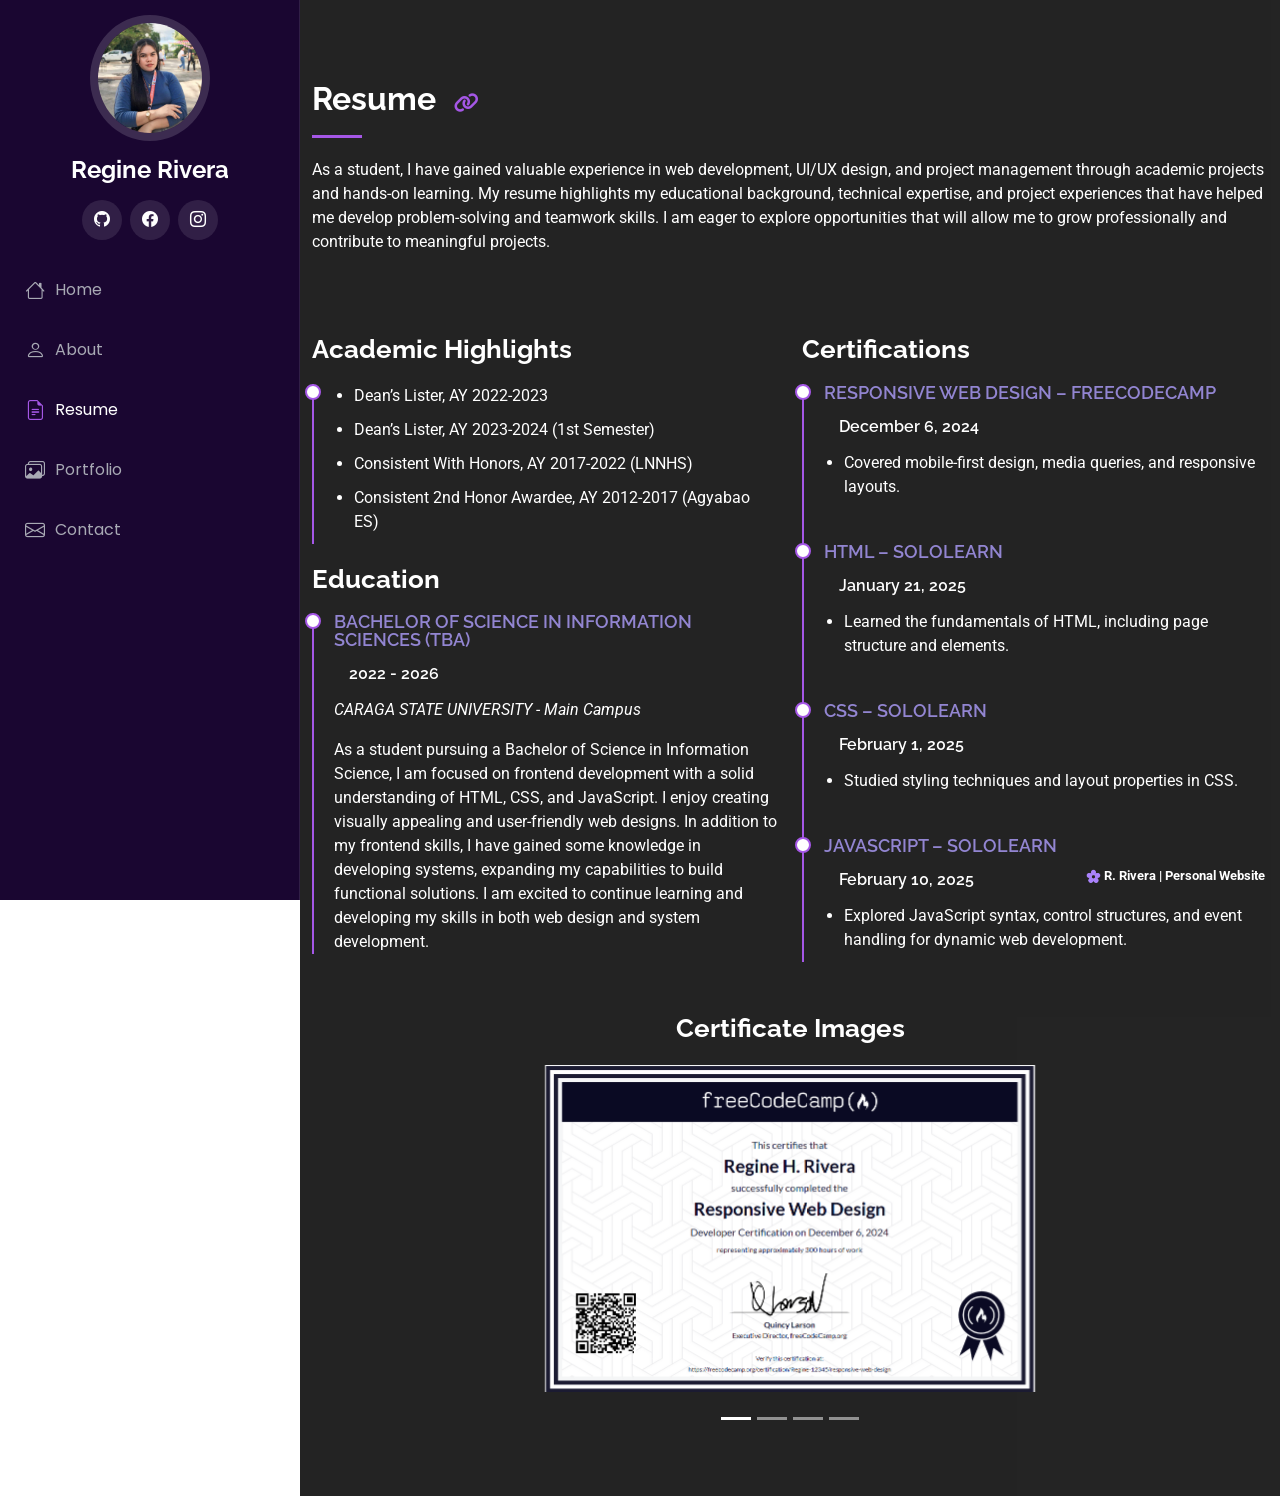
<file: resume.html>
<!DOCTYPE html>
<html lang="en">
  <head>
    <meta charset="utf-8" />
    <meta content="width=device-width, initial-scale=1.0" name="viewport" />
    <title>Index - iPortfolio Bootstrap Template</title>
    <meta content="" name="description" />
    <meta content="" name="keywords" />

    <!-- Favicons -->
    <link href="assets/img/favicon.png" rel="icon" />
    <link href="assets/img/apple-touch-icon.png" rel="apple-touch-icon" />

    <!-- Fonts -->
    <link href="https://fonts.googleapis.com" rel="preconnect" />
    <link href="https://fonts.gstatic.com" rel="preconnect" crossorigin />
    <link
      href="https://fonts.googleapis.com/css2?family=Roboto:ital,wght@0,100;0,300;0,400;0,500;0,700;0,900;1,100;1,300;1,400;1,500;1,700;1,900&family=Poppins:ital,wght@0,100;0,200;0,300;0,400;0,500;0,600;0,700;0,800;0,900;1,100;1,200;1,300;1,400;1,500;1,600;1,700;1,800;1,900&family=Raleway:ital,wght@0,100;0,200;0,300;0,400;0,500;0,600;0,700;0,800;0,900;1,100;1,200;1,300;1,400;1,500;1,600;1,700;1,800;1,900&display=swap"
      rel="stylesheet"
    />
    <link
      rel="stylesheet"
      href="https://cdnjs.cloudflare.com/ajax/libs/font-awesome/6.0.0-beta3/css/all.min.css"
    />

    <!-- Vendor CSS Files -->
    <link
      href="assets/vendor/bootstrap/css/bootstrap.min.css"
      rel="stylesheet"
    />
    <link
      href="assets/vendor/bootstrap-icons/bootstrap-icons.css"
      rel="stylesheet"
    />
    <link href="assets/vendor/aos/aos.css" rel="stylesheet" />
    <link
      href="assets/vendor/glightbox/css/glightbox.min.css"
      rel="stylesheet"
    />
    <link href="assets/vendor/swiper/swiper-bundle.min.css" rel="stylesheet" />

    <!-- Main CSS File -->
    <link href="assets/css/main.css" rel="stylesheet" />

    <!-- =======================================================
  * Template Name: iPortfolio
  * Template URL: https://bootstrapmade.com/iportfolio-bootstrap-portfolio-websites-template/
  * Updated: Jun 29 2024 with Bootstrap v5.3.3
  * Author: BootstrapMade.com
  * License: https://bootstrapmade.com/license/
  ======================================================== -->
  </head>

  <body class="index-page">
    <header id="header" class="header dark-background d-flex flex-column">
      <i class="header-toggle d-xl-none bi bi-list"></i>

      <div class="profile-img">
        <img
          src="assets/img/my--profile-img.jpg"
          alt=""
          class="img-fluid rounded-circle"
        />
      </div>

      <a
        href="index.html"
        class="logo d-flex align-items-center justify-content-center"
      >
        <!-- Uncomment the line below if you also wish to use an image logo -->
        <!-- <img src="assets/img/logo.png" alt=""> -->
        <h1 class="sitename">Regine Rivera</h1>
      </a>

      <div class="social-links text-center">
        <a href="#" class="github"><i class="bi bi-github"></i></a>
        <a href="#" class="facebook"><i class="bi bi-facebook"></i></a>
        <a href="#" class="instagram"><i class="bi bi-instagram"></i></a>
      </div>

      <nav id="navmenu" class="navmenu">
        <ul>
          <li>
            <a href="index.html"><i class="bi bi-house navicon"></i>Home</a>
          </li>
          <li>
            <a href="about.html"><i class="bi bi-person navicon"></i> About</a>
          </li>
          <li>
            <a href="resume.html" class="active"
              ><i class="bi bi-file-earmark-text navicon"></i> Resume</a
            >
          </li>
          <li>
            <a href="portfolio.html"
              ><i class="bi bi-images navicon"></i> Portfolio</a
            >
          </li>
          <li>
            <a href="contact.html"
              ><i class="bi bi-envelope navicon"></i> Contact</a
            >
          </li>
        </ul>
      </nav>
    </header>

    <main class="main">
      <!-- Resume Section -->
      <section id="resume" class="resume section">
        <!-- Section Title -->
        <div class="container section-title" data-aos="fade-up">
          <h2>
            Resume
            <a
              href="https://drive.google.com/file/d/1mvCaJrRMCWhQSWr1-nY9kTW1Trg2cfU5/view?usp=sharing"
              target="_blank"
              style="margin-left: 10px; text-decoration: none"
            >
              <i class="fa-solid fa-link" style="font-size: 20px"></i>
            </a>
          </h2>
          <p>
            As a student, I have gained valuable experience in web development,
            UI/UX design, and project management through academic projects and
            hands-on learning. My resume highlights my educational background,
            technical expertise, and project experiences that have helped me
            develop problem-solving and teamwork skills. I am eager to explore
            opportunities that will allow me to grow professionally and
            contribute to meaningful projects.
          </p>
        </div>
        <!-- End Section Title -->

        <div class="container">
          <div class="row">
            <div class="col-lg-6" data-aos="fade-up" data-aos-delay="100">
              <h3 class="resume-title">Academic Highlights</h3>

              <div class="resume-item pb-0">
                <ul>
                  <li>Dean’s Lister, AY 2022-2023</li>
                  <li>Dean’s Lister, AY 2023-2024 (1st Semester)</li>
                  <li>Consistent With Honors, AY 2017-2022 (LNNHS)</li>
                  <li>
                    Consistent 2nd Honor Awardee, AY 2012-2017 (Agyabao ES)
                  </li>
                </ul>
              </div>
              <!-- Edn Resume Item -->

              <h3 class="resume-title">Education</h3>

              <div class="resume-item">
                <h4>Bachelor of Science in Information Sciences (TBA)</h4>
                <h5>2022 - 2026</h5>
                <p><em>CARAGA STATE UNIVERSITY - Main Campus</em></p>
                <p>
                  As a student pursuing a Bachelor of Science in Information
                  Science, I am focused on frontend development with a solid
                  understanding of HTML, CSS, and JavaScript. I enjoy creating
                  visually appealing and user-friendly web designs. In addition
                  to my frontend skills, I have gained some knowledge in
                  developing systems, expanding my capabilities to build
                  functional solutions. I am excited to continue learning and
                  developing my skills in both web design and system
                  development.
                </p>
              </div>
              <!-- Edn Resume Item -->
            </div>

            <div class="col-lg-6" data-aos="fade-up" data-aos-delay="200">
              <h3 class="resume-title">Certifications</h3>

              <!-- Edn Resume Item -->

              <div class="resume-item">
                <h4>Responsive Web Design – FreeCodeCamp</h4>
                <h5>December 6, 2024</h5>
                <ul>
                  <li>
                    Covered mobile-first design, media queries, and responsive
                    layouts.
                  </li>
                </ul>
              </div>

              <div class="resume-item">
                <h4>HTML – SoloLearn</h4>
                <h5>January 21, 2025</h5>
                <ul>
                  <li>
                    Learned the fundamentals of HTML, including page structure
                    and elements.
                  </li>
                </ul>
              </div>

              <div class="resume-item">
                <h4>CSS – SoloLearn</h4>
                <h5>February 1, 2025</h5>
                <ul>
                  <li>
                    Studied styling techniques and layout properties in CSS.
                  </li>
                </ul>
              </div>

              <div class="resume-item">
                <h4>JavaScript – SoloLearn</h4>
                <h5>February 10, 2025</h5>
                <ul>
                  <li>
                    Explored JavaScript syntax, control structures, and event
                    handling for dynamic web development.
                  </li>
                </ul>
              </div>
              <!-- Edn Resume Item -->
            </div>
          </div>
        </div>

        <h3 class="cert-title">Certificate Images</h3>
        <div
          id="carouselExampleCaptions"
          class="carousel slide"
          data-bs-ride="carousel"
          data-bs-interval="3000"
        >
          <div class="carousel-inner">
            <div class="carousel-item active">
              <img
                src="assets/img/CERT-free.png"
                class="d-block w-50 mx-auto"
              />
            </div>

            <div class="carousel-item">
              <img
                src="assets/img/CERT-HTML.jpg"
                class="d-block w-50 mx-auto"
              />
            </div>

            <div class="carousel-item">
              <img src="assets/img/CERT-CSS.jpg" class="d-block w-50 mx-auto" />
            </div>

            <div class="carousel-item">
              <img src="assets/img/CERT-JS.jpg" class="d-block w-50 mx-auto" />
            </div>
          </div>

          <div class="carousel-indicators">
            <button
              type="button"
              data-bs-target="#carouselExampleCaptions"
              data-bs-slide-to="0"
              class="active"
            ></button>
            <button
              type="button"
              data-bs-target="#carouselExampleCaptions"
              data-bs-slide-to="1"
            ></button>
            <button
              type="button"
              data-bs-target="#carouselExampleCaptions"
              data-bs-slide-to="2"
            ></button>
            <button
              type="button"
              data-bs-target="#carouselExampleCaptions"
              data-bs-slide-to="3"
            ></button>
          </div>

          <!-- Optional: You can remove these buttons if you don't need manual control -->
          <button
            class="carousel-control-prev"
            type="button"
            data-bs-target="#carouselExampleCaptions"
            data-bs-slide="prev"
          >
            <span class="carousel-control-prev-icon" aria-hidden="true"></span>
            <span class="visually-hidden">Previous</span>
          </button>

          <button
            class="carousel-control-next"
            type="button"
            data-bs-target="#carouselExampleCaptions"
            data-bs-slide="next"
          >
            <span class="carousel-control-next-icon" aria-hidden="true"></span>
            <span class="visually-hidden">Next</span>
          </button>
        </div>
      </section>

      <!-- /Resume Section -->
    </main>

    <div class="credits">
      <span>
        <img src="assets/img/icon.png" width="15px" height="15px" alt="" />
        <b>R. Rivera | Personal Website</b>
      </span>
    </div>

    <!-- Scroll Top -->
    <a
      href="#"
      id="scroll-top"
      class="scroll-top d-flex align-items-center justify-content-center"
      ><i class="bi bi-arrow-up-short"></i
    ></a>

    <!-- Preloader -->
    <div id="preloader">
      <div class="line"></div>
    </div>

    <!-- Vendor JS Files -->
    <script src="assets/vendor/bootstrap/js/bootstrap.bundle.min.js"></script>
    <script src="assets/vendor/php-email-form/validate.js"></script>
    <script src="assets/vendor/aos/aos.js"></script>
    <script src="assets/vendor/typed.js/typed.umd.js"></script>
    <script src="assets/vendor/purecounter/purecounter_vanilla.js"></script>
    <script src="assets/vendor/waypoints/noframework.waypoints.js"></script>
    <script src="assets/vendor/glightbox/js/glightbox.min.js"></script>
    <script src="assets/vendor/imagesloaded/imagesloaded.pkgd.min.js"></script>
    <script src="assets/vendor/isotope-layout/isotope.pkgd.min.js"></script>
    <script src="assets/vendor/swiper/swiper-bundle.min.js"></script>
    <script src="assets/vendor/bootstrap/js/bootstrap.min.js"></script>

    <!-- Main JS File -->
    <script src="assets/js/main.js"></script>
  </body>
</html>
</file>
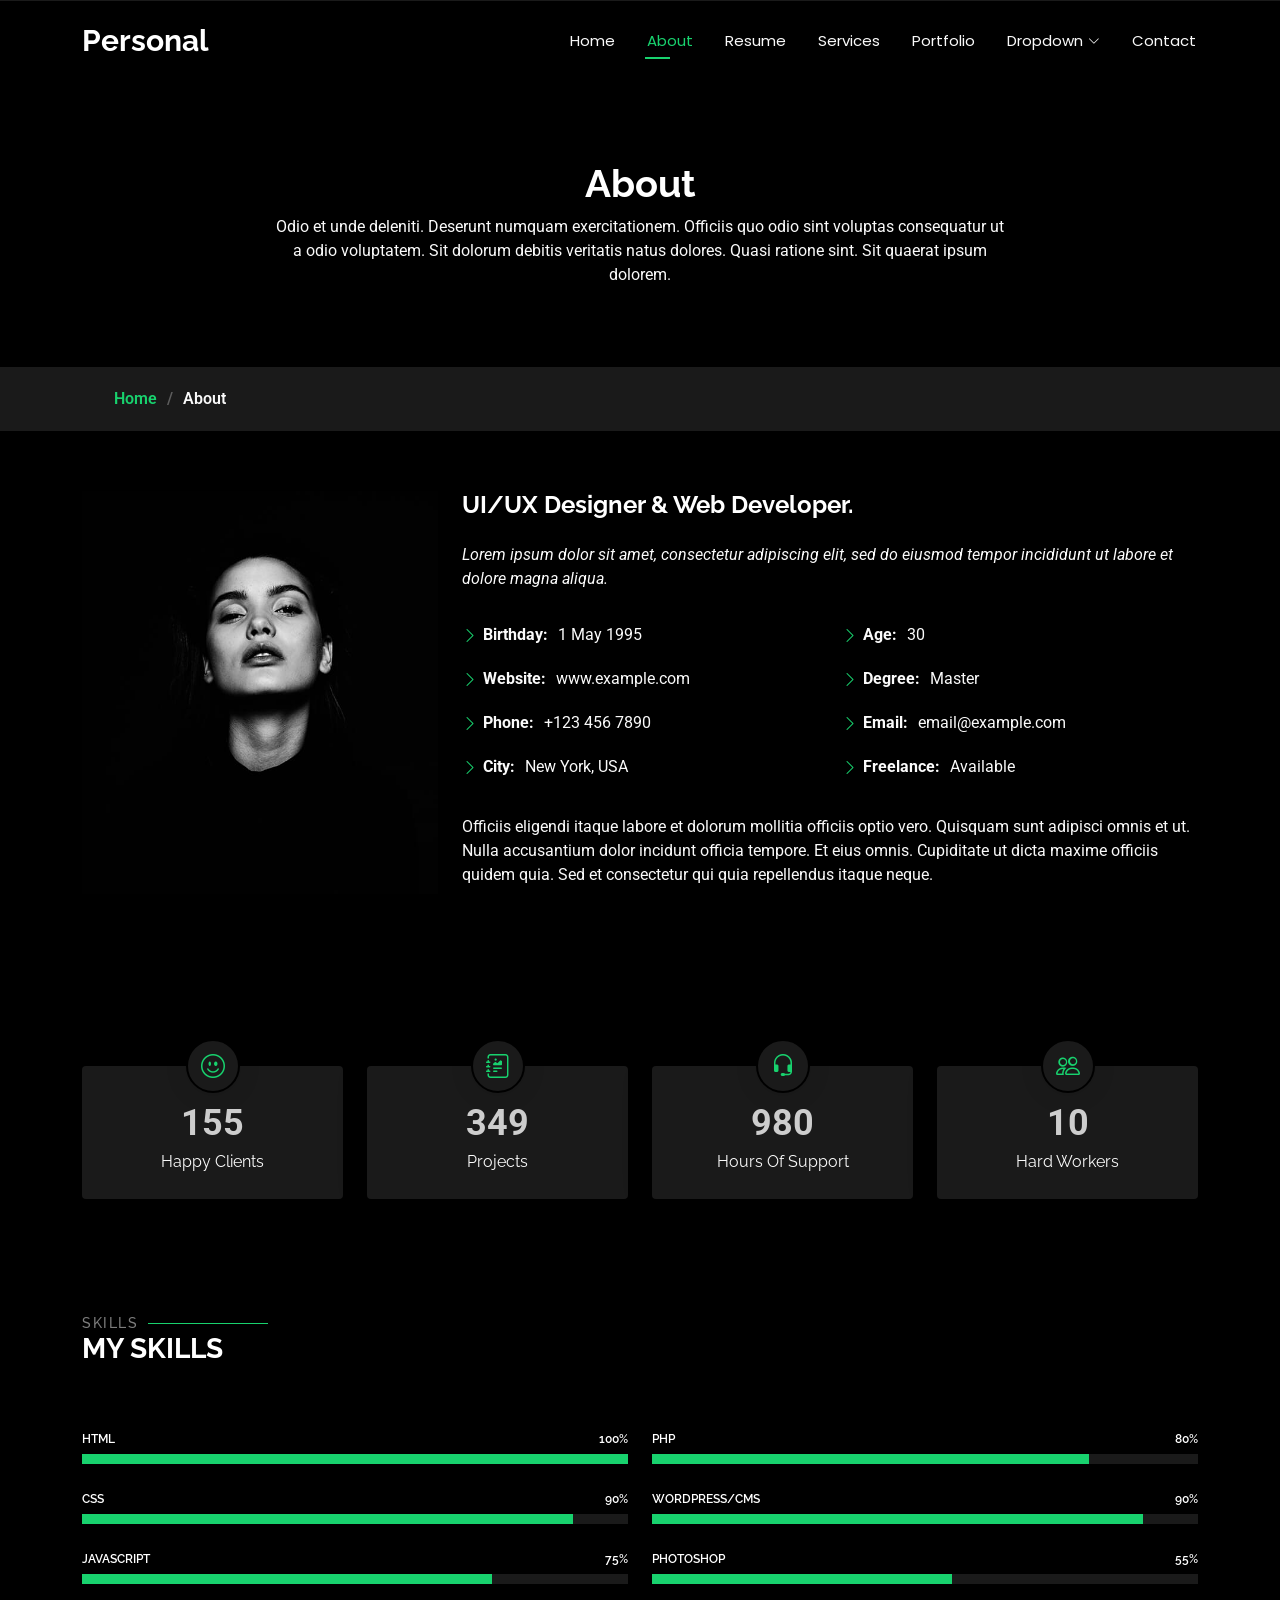
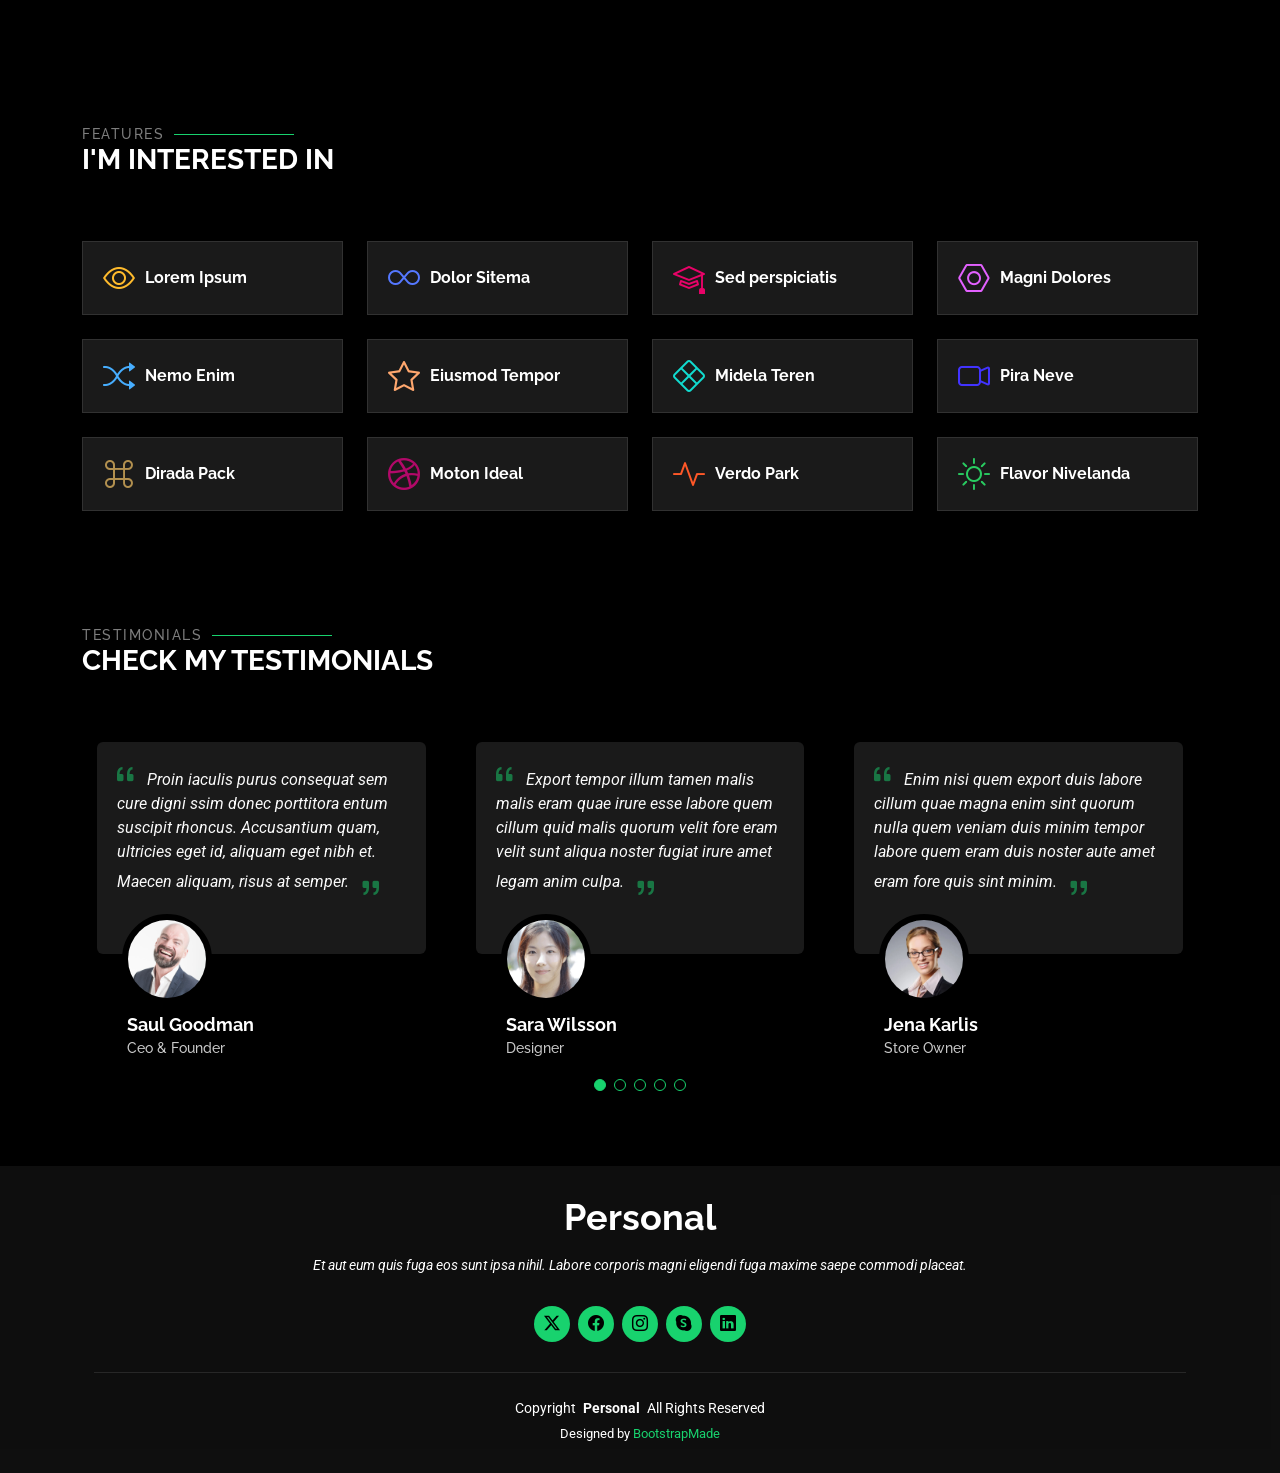
<file: Personal/about.html>
<!DOCTYPE html>
<html lang="en">

<head>
  <meta charset="utf-8">
  <meta content="width=device-width, initial-scale=1.0" name="viewport">
  <title>About - Personal Bootstrap Template</title>
  <meta name="description" content="">
  <meta name="keywords" content="">

  <!-- Favicons -->
  <link href="assets/img/favicon.png" rel="icon">
  <link href="assets/img/apple-touch-icon.png" rel="apple-touch-icon">

  <!-- Fonts -->
  <link href="https://fonts.googleapis.com" rel="preconnect">
  <link href="https://fonts.gstatic.com" rel="preconnect" crossorigin>
  <link href="https://fonts.googleapis.com/css2?family=Roboto:ital,wght@0,100;0,300;0,400;0,500;0,700;0,900;1,100;1,300;1,400;1,500;1,700;1,900&family=Poppins:ital,wght@0,100;0,200;0,300;0,400;0,500;0,600;0,700;0,800;0,900;1,100;1,200;1,300;1,400;1,500;1,600;1,700;1,800;1,900&family=Raleway:ital,wght@0,100;0,200;0,300;0,400;0,500;0,600;0,700;0,800;0,900;1,100;1,200;1,300;1,400;1,500;1,600;1,700;1,800;1,900&display=swap" rel="stylesheet">

  <!-- Vendor CSS Files -->
  <link href="assets/vendor/bootstrap/css/bootstrap.min.css" rel="stylesheet">
  <link href="assets/vendor/bootstrap-icons/bootstrap-icons.css" rel="stylesheet">
  <link href="assets/vendor/aos/aos.css" rel="stylesheet">
  <link href="assets/vendor/swiper/swiper-bundle.min.css" rel="stylesheet">
  <link href="assets/vendor/glightbox/css/glightbox.min.css" rel="stylesheet">

  <!-- Main CSS File -->
  <link href="assets/css/main.css" rel="stylesheet">

  <!-- =======================================================
  * Template Name: Personal
  * Template URL: https://bootstrapmade.com/personal-free-resume-bootstrap-template/
  * Updated: Nov 04 2024 with Bootstrap v5.3.3
  * Author: BootstrapMade.com
  * License: https://bootstrapmade.com/license/
  ======================================================== -->
</head>

<body class="about-page">

  <header id="header" class="header d-flex align-items-center fixed-top">
    <div class="container-fluid container-xl position-relative d-flex align-items-center justify-content-between">

      <a href="index.html" class="logo d-flex align-items-center">
        <!-- Uncomment the line below if you also wish to use an image logo -->
        <!-- <img src="assets/img/logo.png" alt=""> -->
        <h1 class="sitename">Personal</h1>
      </a>

      <nav id="navmenu" class="navmenu">
        <ul>
          <li><a href="index.html">Home</a></li>
          <li><a href="about.html" class="active">About</a></li>
          <li><a href="resume.html">Resume</a></li>
          <li><a href="services.html">Services</a></li>
          <li><a href="portfolio.html">Portfolio</a></li>
          <li class="dropdown"><a href="#"><span>Dropdown</span> <i class="bi bi-chevron-down toggle-dropdown"></i></a>
            <ul>
              <li><a href="#">Dropdown 1</a></li>
              <li class="dropdown"><a href="#"><span>Deep Dropdown</span> <i class="bi bi-chevron-down toggle-dropdown"></i></a>
                <ul>
                  <li><a href="#">Deep Dropdown 1</a></li>
                  <li><a href="#">Deep Dropdown 2</a></li>
                  <li><a href="#">Deep Dropdown 3</a></li>
                  <li><a href="#">Deep Dropdown 4</a></li>
                  <li><a href="#">Deep Dropdown 5</a></li>
                </ul>
              </li>
              <li><a href="#">Dropdown 2</a></li>
              <li><a href="#">Dropdown 3</a></li>
              <li><a href="#">Dropdown 4</a></li>
            </ul>
          </li>
          <li><a href="contact.html">Contact</a></li>
        </ul>
        <i class="mobile-nav-toggle d-xl-none bi bi-list"></i>
      </nav>

    </div>
  </header>

  <main class="main">

    <!-- Page Title -->
    <div class="page-title" data-aos="fade">
      <div class="heading">
        <div class="container">
          <div class="row d-flex justify-content-center text-center">
            <div class="col-lg-8">
              <h1>About</h1>
              <p class="mb-0">Odio et unde deleniti. Deserunt numquam exercitationem. Officiis quo odio sint voluptas consequatur ut a odio voluptatem. Sit dolorum debitis veritatis natus dolores. Quasi ratione sint. Sit quaerat ipsum dolorem.</p>
            </div>
          </div>
        </div>
      </div>
      <nav class="breadcrumbs">
        <div class="container">
          <ol>
            <li><a href="index.html">Home</a></li>
            <li class="current">About</li>
          </ol>
        </div>
      </nav>
    </div><!-- End Page Title -->

    <!-- About Section -->
    <section id="about" class="about section">

      <div class="container" data-aos="fade-up" data-aos-delay="100">

        <div class="row gy-4 justify-content-center">
          <div class="col-lg-4">
            <img src="assets/img/profile-img.jpg" class="img-fluid" alt="">
          </div>
          <div class="col-lg-8 content">
            <h2>UI/UX Designer &amp; Web Developer.</h2>
            <p class="fst-italic py-3">
              Lorem ipsum dolor sit amet, consectetur adipiscing elit, sed do eiusmod tempor incididunt ut labore et dolore
              magna aliqua.
            </p>
            <div class="row">
              <div class="col-lg-6">
                <ul>
                  <li><i class="bi bi-chevron-right"></i> <strong>Birthday:</strong> <span>1 May 1995</span></li>
                  <li><i class="bi bi-chevron-right"></i> <strong>Website:</strong> <span>www.example.com</span></li>
                  <li><i class="bi bi-chevron-right"></i> <strong>Phone:</strong> <span>+123 456 7890</span></li>
                  <li><i class="bi bi-chevron-right"></i> <strong>City:</strong> <span>New York, USA</span></li>
                </ul>
              </div>
              <div class="col-lg-6">
                <ul>
                  <li><i class="bi bi-chevron-right"></i> <strong>Age:</strong> <span>30</span></li>
                  <li><i class="bi bi-chevron-right"></i> <strong>Degree:</strong> <span>Master</span></li>
                  <li><i class="bi bi-chevron-right"></i> <strong>Email:</strong> <span>email@example.com</span></li>
                  <li><i class="bi bi-chevron-right"></i> <strong>Freelance:</strong> <span>Available</span></li>
                </ul>
              </div>
            </div>
            <p class="py-3">
              Officiis eligendi itaque labore et dolorum mollitia officiis optio vero. Quisquam sunt adipisci omnis et ut. Nulla accusantium dolor incidunt officia tempore. Et eius omnis.
              Cupiditate ut dicta maxime officiis quidem quia. Sed et consectetur qui quia repellendus itaque neque.
            </p>
          </div>
        </div>

      </div>

    </section><!-- /About Section -->

    <!-- Stats Section -->
    <section id="stats" class="stats section">

      <div class="container" data-aos="fade-up" data-aos-delay="100">

        <div class="row gy-4">

          <div class="col-lg-3 col-md-6 d-flex flex-column align-items-center">
            <i class="bi bi-emoji-smile"></i>
            <div class="stats-item">
              <span data-purecounter-start="0" data-purecounter-end="232" data-purecounter-duration="1" class="purecounter"></span>
              <p>Happy Clients</p>
            </div>
          </div><!-- End Stats Item -->

          <div class="col-lg-3 col-md-6 d-flex flex-column align-items-center">
            <i class="bi bi-journal-richtext"></i>
            <div class="stats-item">
              <span data-purecounter-start="0" data-purecounter-end="521" data-purecounter-duration="1" class="purecounter"></span>
              <p>Projects</p>
            </div>
          </div><!-- End Stats Item -->

          <div class="col-lg-3 col-md-6 d-flex flex-column align-items-center">
            <i class="bi bi-headset"></i>
            <div class="stats-item">
              <span data-purecounter-start="0" data-purecounter-end="1463" data-purecounter-duration="1" class="purecounter"></span>
              <p>Hours Of Support</p>
            </div>
          </div><!-- End Stats Item -->

          <div class="col-lg-3 col-md-6 d-flex flex-column align-items-center">
            <i class="bi bi-people"></i>
            <div class="stats-item">
              <span data-purecounter-start="0" data-purecounter-end="15" data-purecounter-duration="1" class="purecounter"></span>
              <p>Hard Workers</p>
            </div>
          </div><!-- End Stats Item -->

        </div>

      </div>

    </section><!-- /Stats Section -->

    <!-- Skills Section -->
    <section id="skills" class="skills section">

      <!-- Section Title -->
      <div class="container section-title" data-aos="fade-up">
        <h2>Skills</h2>
        <div><span>My</span> <span class="description-title">Skills</span></div>
      </div><!-- End Section Title -->

      <div class="container" data-aos="fade-up" data-aos-delay="100">

        <div class="row skills-content skills-animation">

          <div class="col-lg-6">

            <div class="progress">
              <span class="skill"><span>HTML</span> <i class="val">100%</i></span>
              <div class="progress-bar-wrap">
                <div class="progress-bar" role="progressbar" aria-valuenow="100" aria-valuemin="0" aria-valuemax="100"></div>
              </div>
            </div><!-- End Skills Item -->

            <div class="progress">
              <span class="skill"><span>CSS</span> <i class="val">90%</i></span>
              <div class="progress-bar-wrap">
                <div class="progress-bar" role="progressbar" aria-valuenow="90" aria-valuemin="0" aria-valuemax="100"></div>
              </div>
            </div><!-- End Skills Item -->

            <div class="progress">
              <span class="skill"><span>JavaScript</span> <i class="val">75%</i></span>
              <div class="progress-bar-wrap">
                <div class="progress-bar" role="progressbar" aria-valuenow="75" aria-valuemin="0" aria-valuemax="100"></div>
              </div>
            </div><!-- End Skills Item -->

          </div>

          <div class="col-lg-6">

            <div class="progress">
              <span class="skill"><span>PHP</span> <i class="val">80%</i></span>
              <div class="progress-bar-wrap">
                <div class="progress-bar" role="progressbar" aria-valuenow="80" aria-valuemin="0" aria-valuemax="100"></div>
              </div>
            </div><!-- End Skills Item -->

            <div class="progress">
              <span class="skill"><span>WordPress/CMS</span> <i class="val">90%</i></span>
              <div class="progress-bar-wrap">
                <div class="progress-bar" role="progressbar" aria-valuenow="90" aria-valuemin="0" aria-valuemax="100"></div>
              </div>
            </div><!-- End Skills Item -->

            <div class="progress">
              <span class="skill"><span>Photoshop</span> <i class="val">55%</i></span>
              <div class="progress-bar-wrap">
                <div class="progress-bar" role="progressbar" aria-valuenow="55" aria-valuemin="0" aria-valuemax="100"></div>
              </div>
            </div><!-- End Skills Item -->

          </div>

        </div>

      </div>

    </section><!-- /Skills Section -->

    <!-- Interests Section -->
    <section id="interests" class="interests section">

      <!-- Section Title -->
      <div class="container section-title" data-aos="fade-up">
        <h2>Features</h2>
        <div><span>I'm</span> <span class="description-title">interested in</span></div>
      </div><!-- End Section Title -->

      <div class="container">

        <div class="row gy-4">

          <div class="col-lg-3 col-md-4" data-aos="fade-up" data-aos-delay="100">
            <div class="features-item">
              <i class="bi bi-eye" style="color: #ffbb2c;"></i>
              <h3><a href="" class="stretched-link">Lorem Ipsum</a></h3>
            </div>
          </div><!-- End Feature Item -->

          <div class="col-lg-3 col-md-4" data-aos="fade-up" data-aos-delay="200">
            <div class="features-item">
              <i class="bi bi-infinity" style="color: #5578ff;"></i>
              <h3><a href="" class="stretched-link">Dolor Sitema</a></h3>
            </div>
          </div><!-- End Feature Item -->

          <div class="col-lg-3 col-md-4" data-aos="fade-up" data-aos-delay="300">
            <div class="features-item">
              <i class="bi bi-mortarboard" style="color: #e80368;"></i>
              <h3><a href="" class="stretched-link">Sed perspiciatis</a></h3>
            </div>
          </div><!-- End Feature Item -->

          <div class="col-lg-3 col-md-4" data-aos="fade-up" data-aos-delay="400">
            <div class="features-item">
              <i class="bi bi-nut" style="color: #e361ff;"></i>
              <h3><a href="" class="stretched-link">Magni Dolores</a></h3>
            </div>
          </div><!-- End Feature Item -->

          <div class="col-lg-3 col-md-4" data-aos="fade-up" data-aos-delay="500">
            <div class="features-item">
              <i class="bi bi-shuffle" style="color: #47aeff;"></i>
              <h3><a href="" class="stretched-link">Nemo Enim</a></h3>
            </div>
          </div><!-- End Feature Item -->

          <div class="col-lg-3 col-md-4" data-aos="fade-up" data-aos-delay="600">
            <div class="features-item">
              <i class="bi bi-star" style="color: #ffa76e;"></i>
              <h3><a href="" class="stretched-link">Eiusmod Tempor</a></h3>
            </div>
          </div><!-- End Feature Item -->

          <div class="col-lg-3 col-md-4" data-aos="fade-up" data-aos-delay="700">
            <div class="features-item">
              <i class="bi bi-x-diamond" style="color: #11dbcf;"></i>
              <h3><a href="" class="stretched-link">Midela Teren</a></h3>
            </div>
          </div><!-- End Feature Item -->

          <div class="col-lg-3 col-md-4" data-aos="fade-up" data-aos-delay="800">
            <div class="features-item">
              <i class="bi bi-camera-video" style="color: #4233ff;"></i>
              <h3><a href="" class="stretched-link">Pira Neve</a></h3>
            </div>
          </div><!-- End Feature Item -->

          <div class="col-lg-3 col-md-4" data-aos="fade-up" data-aos-delay="900">
            <div class="features-item">
              <i class="bi bi-command" style="color: #b2904f;"></i>
              <h3><a href="" class="stretched-link">Dirada Pack</a></h3>
            </div>
          </div><!-- End Feature Item -->

          <div class="col-lg-3 col-md-4" data-aos="fade-up" data-aos-delay="1000">
            <div class="features-item">
              <i class="bi bi-dribbble" style="color: #b20969;"></i>
              <h3><a href="" class="stretched-link">Moton Ideal</a></h3>
            </div>
          </div><!-- End Feature Item -->

          <div class="col-lg-3 col-md-4" data-aos="fade-up" data-aos-delay="1100">
            <div class="features-item">
              <i class="bi bi-activity" style="color: #ff5828;"></i>
              <h3><a href="" class="stretched-link">Verdo Park</a></h3>
            </div>
          </div><!-- End Feature Item -->

          <div class="col-lg-3 col-md-4" data-aos="fade-up" data-aos-delay="1200">
            <div class="features-item">
              <i class="bi bi-brightness-high" style="color: #29cc61;"></i>
              <h3><a href="" class="stretched-link">Flavor Nivelanda</a></h3>
            </div>
          </div><!-- End Feature Item -->

        </div>

      </div>

    </section><!-- /Interests Section -->

    <!-- Testimonials Section -->
    <section id="testimonials" class="testimonials section">

      <!-- Section Title -->
      <div class="container section-title" data-aos="fade-up">
        <h2>Testimonials</h2>
        <div><span>Check my</span> <span class="description-title">Testimonials</span></div>
      </div><!-- End Section Title -->

      <div class="container" data-aos="fade-up" data-aos-delay="100">

        <div class="swiper init-swiper" data-speed="600" data-delay="5000">
          <script type="application/json" class="swiper-config">
            {
              "loop": true,
              "speed": 600,
              "autoplay": {
                "delay": 5000
              },
              "slidesPerView": "auto",
              "pagination": {
                "el": ".swiper-pagination",
                "type": "bullets",
                "clickable": true
              },
              "breakpoints": {
                "320": {
                  "slidesPerView": 1,
                  "spaceBetween": 40
                },
                "1200": {
                  "slidesPerView": 3,
                  "spaceBetween": 20
                }
              }
            }
          </script>
          <div class="swiper-wrapper">

            <div class="swiper-slide">
              <div class="testimonial-item" "="">
            <p>
              <i class=" bi bi-quote quote-icon-left"></i>
                <span>Proin iaculis purus consequat sem cure digni ssim donec porttitora entum suscipit rhoncus. Accusantium quam, ultricies eget id, aliquam eget nibh et. Maecen aliquam, risus at semper.</span>
                <i class="bi bi-quote quote-icon-right"></i>
                </p>
                <img src="assets/img/testimonials/testimonials-1.jpg" class="testimonial-img" alt="">
                <h3>Saul Goodman</h3>
                <h4>Ceo &amp; Founder</h4>
              </div>
            </div><!-- End testimonial item -->

            <div class="swiper-slide">
              <div class="testimonial-item">
                <p>
                  <i class="bi bi-quote quote-icon-left"></i>
                  <span>Export tempor illum tamen malis malis eram quae irure esse labore quem cillum quid malis quorum velit fore eram velit sunt aliqua noster fugiat irure amet legam anim culpa.</span>
                  <i class="bi bi-quote quote-icon-right"></i>
                </p>
                <img src="assets/img/testimonials/testimonials-2.jpg" class="testimonial-img" alt="">
                <h3>Sara Wilsson</h3>
                <h4>Designer</h4>
              </div>
            </div><!-- End testimonial item -->

            <div class="swiper-slide">
              <div class="testimonial-item">
                <p>
                  <i class="bi bi-quote quote-icon-left"></i>
                  <span>Enim nisi quem export duis labore cillum quae magna enim sint quorum nulla quem veniam duis minim tempor labore quem eram duis noster aute amet eram fore quis sint minim.</span>
                  <i class="bi bi-quote quote-icon-right"></i>
                </p>
                <img src="assets/img/testimonials/testimonials-3.jpg" class="testimonial-img" alt="">
                <h3>Jena Karlis</h3>
                <h4>Store Owner</h4>
              </div>
            </div><!-- End testimonial item -->

            <div class="swiper-slide">
              <div class="testimonial-item">
                <p>
                  <i class="bi bi-quote quote-icon-left"></i>
                  <span>Fugiat enim eram quae cillum dolore dolor amet nulla culpa multos export minim fugiat dolor enim duis veniam ipsum anim magna sunt elit fore quem dolore labore illum veniam.</span>
                  <i class="bi bi-quote quote-icon-right"></i>
                </p>
                <img src="assets/img/testimonials/testimonials-4.jpg" class="testimonial-img" alt="">
                <h3>Matt Brandon</h3>
                <h4>Freelancer</h4>
              </div>
            </div><!-- End testimonial item -->

            <div class="swiper-slide">
              <div class="testimonial-item">
                <p>
                  <i class="bi bi-quote quote-icon-left"></i>
                  <span>Quis quorum aliqua sint quem legam fore sunt eram irure aliqua veniam tempor noster veniam sunt culpa nulla illum cillum fugiat legam esse veniam culpa fore nisi cillum quid.</span>
                  <i class="bi bi-quote quote-icon-right"></i>
                </p>
                <img src="assets/img/testimonials/testimonials-5.jpg" class="testimonial-img" alt="">
                <h3>John Larson</h3>
                <h4>Entrepreneur</h4>
              </div>
            </div><!-- End testimonial item -->

          </div>
          <div class="swiper-pagination"></div>
        </div>

      </div>

    </section><!-- /Testimonials Section -->

  </main>

  <footer id="footer" class="footer dark-background">
    <div class="container">
      <h3 class="sitename">Personal</h3>
      <p>Et aut eum quis fuga eos sunt ipsa nihil. Labore corporis magni eligendi fuga maxime saepe commodi placeat.</p>
      <div class="social-links d-flex justify-content-center">
        <a href=""><i class="bi bi-twitter-x"></i></a>
        <a href=""><i class="bi bi-facebook"></i></a>
        <a href=""><i class="bi bi-instagram"></i></a>
        <a href=""><i class="bi bi-skype"></i></a>
        <a href=""><i class="bi bi-linkedin"></i></a>
      </div>
      <div class="container">
        <div class="copyright">
          <span>Copyright</span> <strong class="px-1 sitename">Personal</strong> <span>All Rights Reserved</span>
        </div>
        <div class="credits">
          <!-- All the links in the footer should remain intact. -->
          <!-- You can delete the links only if you've purchased the pro version. -->
          <!-- Licensing information: https://bootstrapmade.com/license/ -->
          <!-- Purchase the pro version with working PHP/AJAX contact form: [buy-url] -->
          Designed by <a href="https://bootstrapmade.com/">BootstrapMade</a>
        </div>
      </div>
    </div>
  </footer>

  <!-- Scroll Top -->
  <a href="#" id="scroll-top" class="scroll-top d-flex align-items-center justify-content-center"><i class="bi bi-arrow-up-short"></i></a>

  <!-- Preloader -->
  <div id="preloader"></div>

  <!-- Vendor JS Files -->
  <script src="assets/vendor/bootstrap/js/bootstrap.bundle.min.js"></script>
  <script src="assets/vendor/php-email-form/validate.js"></script>
  <script src="assets/vendor/aos/aos.js"></script>
  <script src="assets/vendor/typed.js/typed.umd.js"></script>
  <script src="assets/vendor/purecounter/purecounter_vanilla.js"></script>
  <script src="assets/vendor/waypoints/noframework.waypoints.js"></script>
  <script src="assets/vendor/swiper/swiper-bundle.min.js"></script>
  <script src="assets/vendor/glightbox/js/glightbox.min.js"></script>
  <script src="assets/vendor/imagesloaded/imagesloaded.pkgd.min.js"></script>
  <script src="assets/vendor/isotope-layout/isotope.pkgd.min.js"></script>

  <!-- Main JS File -->
  <script src="assets/js/main.js"></script>

</body>

</html>
</file>
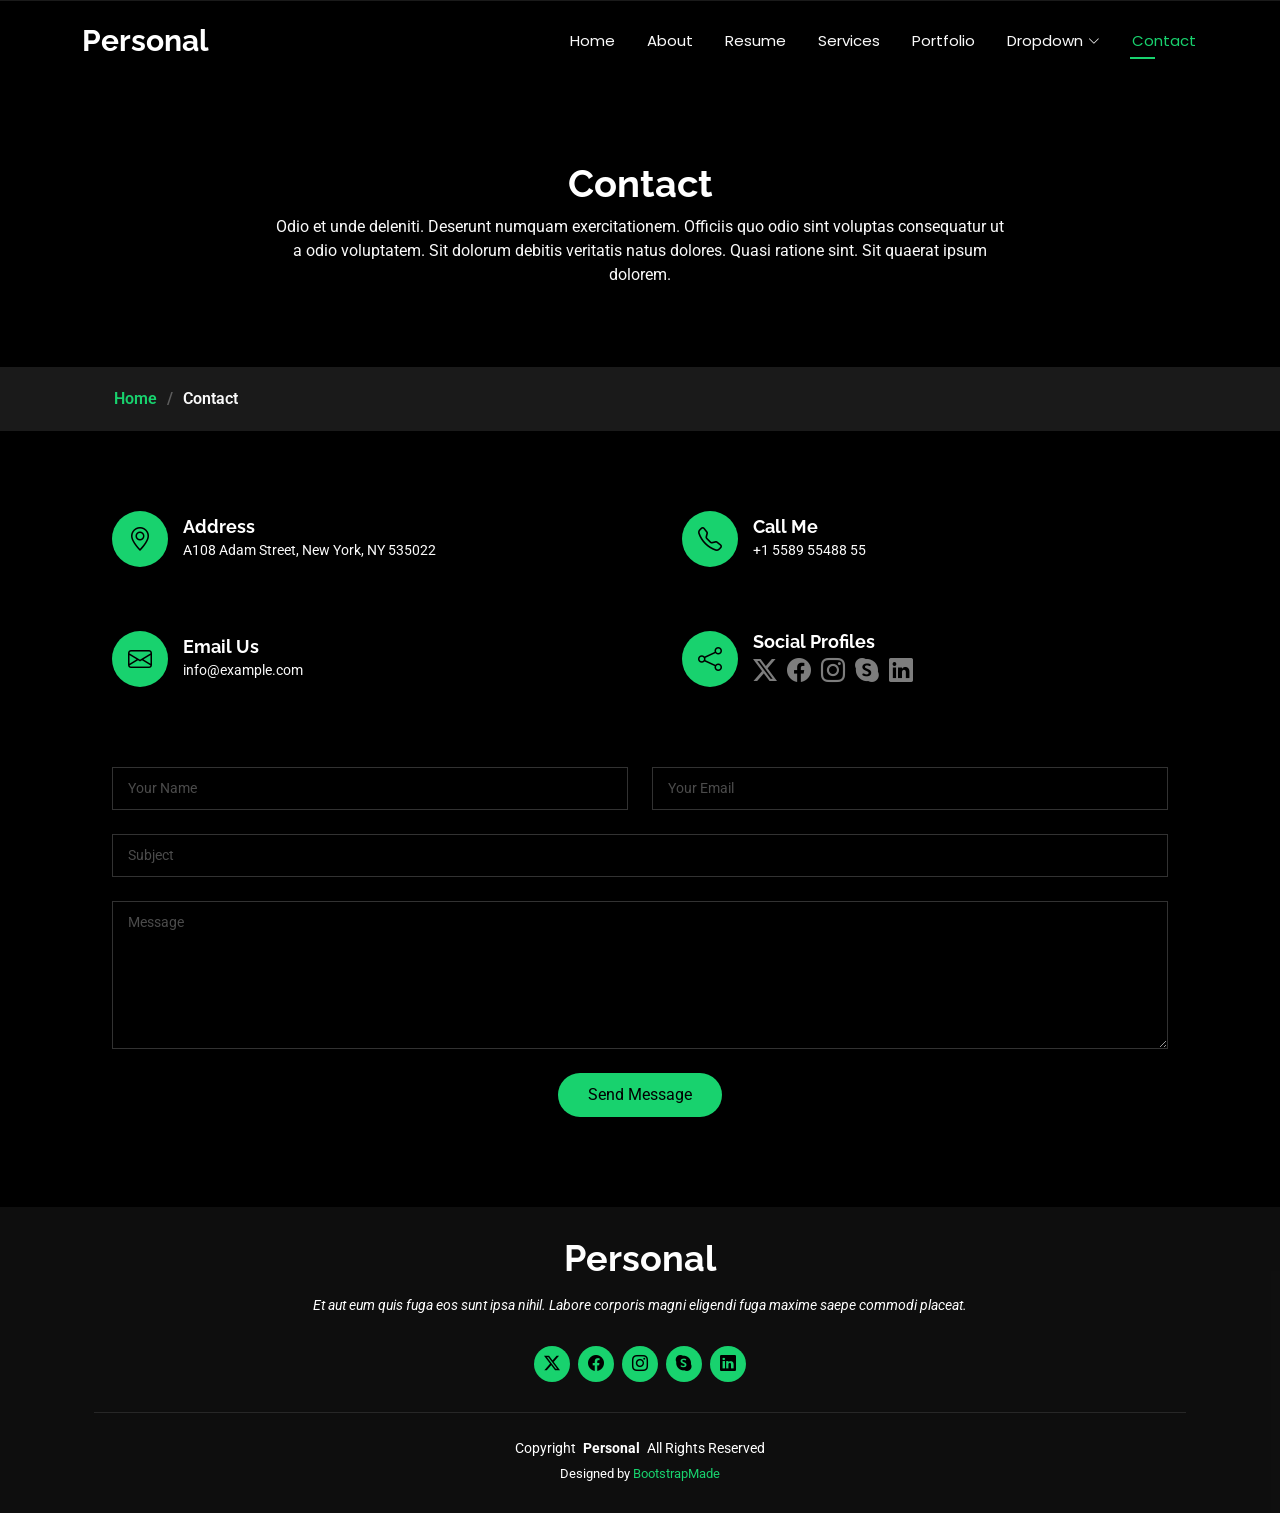
<file: Personal/contact.html>
<!DOCTYPE html>
<html lang="en">

<head>
  <meta charset="utf-8">
  <meta content="width=device-width, initial-scale=1.0" name="viewport">
  <title>Contact - Personal Bootstrap Template</title>
  <meta name="description" content="">
  <meta name="keywords" content="">

  <!-- Favicons -->
  <link href="assets/img/favicon.png" rel="icon">
  <link href="assets/img/apple-touch-icon.png" rel="apple-touch-icon">

  <!-- Fonts -->
  <link href="https://fonts.googleapis.com" rel="preconnect">
  <link href="https://fonts.gstatic.com" rel="preconnect" crossorigin>
  <link href="https://fonts.googleapis.com/css2?family=Roboto:ital,wght@0,100;0,300;0,400;0,500;0,700;0,900;1,100;1,300;1,400;1,500;1,700;1,900&family=Poppins:ital,wght@0,100;0,200;0,300;0,400;0,500;0,600;0,700;0,800;0,900;1,100;1,200;1,300;1,400;1,500;1,600;1,700;1,800;1,900&family=Raleway:ital,wght@0,100;0,200;0,300;0,400;0,500;0,600;0,700;0,800;0,900;1,100;1,200;1,300;1,400;1,500;1,600;1,700;1,800;1,900&display=swap" rel="stylesheet">

  <!-- Vendor CSS Files -->
  <link href="assets/vendor/bootstrap/css/bootstrap.min.css" rel="stylesheet">
  <link href="assets/vendor/bootstrap-icons/bootstrap-icons.css" rel="stylesheet">
  <link href="assets/vendor/aos/aos.css" rel="stylesheet">
  <link href="assets/vendor/swiper/swiper-bundle.min.css" rel="stylesheet">
  <link href="assets/vendor/glightbox/css/glightbox.min.css" rel="stylesheet">

  <!-- Main CSS File -->
  <link href="assets/css/main.css" rel="stylesheet">

  <!-- =======================================================
  * Template Name: Personal
  * Template URL: https://bootstrapmade.com/personal-free-resume-bootstrap-template/
  * Updated: Nov 04 2024 with Bootstrap v5.3.3
  * Author: BootstrapMade.com
  * License: https://bootstrapmade.com/license/
  ======================================================== -->
</head>

<body class="contact-page">

  <header id="header" class="header d-flex align-items-center fixed-top">
    <div class="container-fluid container-xl position-relative d-flex align-items-center justify-content-between">

      <a href="index.html" class="logo d-flex align-items-center">
        <!-- Uncomment the line below if you also wish to use an image logo -->
        <!-- <img src="assets/img/logo.png" alt=""> -->
        <h1 class="sitename">Personal</h1>
      </a>

      <nav id="navmenu" class="navmenu">
        <ul>
          <li><a href="index.html">Home</a></li>
          <li><a href="about.html">About</a></li>
          <li><a href="resume.html">Resume</a></li>
          <li><a href="services.html">Services</a></li>
          <li><a href="portfolio.html">Portfolio</a></li>
          <li class="dropdown"><a href="#"><span>Dropdown</span> <i class="bi bi-chevron-down toggle-dropdown"></i></a>
            <ul>
              <li><a href="#">Dropdown 1</a></li>
              <li class="dropdown"><a href="#"><span>Deep Dropdown</span> <i class="bi bi-chevron-down toggle-dropdown"></i></a>
                <ul>
                  <li><a href="#">Deep Dropdown 1</a></li>
                  <li><a href="#">Deep Dropdown 2</a></li>
                  <li><a href="#">Deep Dropdown 3</a></li>
                  <li><a href="#">Deep Dropdown 4</a></li>
                  <li><a href="#">Deep Dropdown 5</a></li>
                </ul>
              </li>
              <li><a href="#">Dropdown 2</a></li>
              <li><a href="#">Dropdown 3</a></li>
              <li><a href="#">Dropdown 4</a></li>
            </ul>
          </li>
          <li><a href="contact.html" class="active">Contact</a></li>
        </ul>
        <i class="mobile-nav-toggle d-xl-none bi bi-list"></i>
      </nav>

    </div>
  </header>

  <main class="main">

    <!-- Page Title -->
    <div class="page-title" data-aos="fade">
      <div class="heading">
        <div class="container">
          <div class="row d-flex justify-content-center text-center">
            <div class="col-lg-8">
              <h1>Contact</h1>
              <p class="mb-0">Odio et unde deleniti. Deserunt numquam exercitationem. Officiis quo odio sint voluptas consequatur ut a odio voluptatem. Sit dolorum debitis veritatis natus dolores. Quasi ratione sint. Sit quaerat ipsum dolorem.</p>
            </div>
          </div>
        </div>
      </div>
      <nav class="breadcrumbs">
        <div class="container">
          <ol>
            <li><a href="index.html">Home</a></li>
            <li class="current">Contact</li>
          </ol>
        </div>
      </nav>
    </div><!-- End Page Title -->

    <!-- Contact Section -->
    <section id="contact" class="contact section">

      <div class="container" data-aos="fade-up" data-aos-delay="100">

        <div class="row gy-4">

          <div class="col-md-6">
            <div class="info-item d-flex align-items-center" data-aos="fade-up" data-aos-delay="200">
              <i class="icon bi bi-geo-alt flex-shrink-0"></i>
              <div>
                <h3>Address</h3>
                <p>A108 Adam Street, New York, NY 535022</p>
              </div>
            </div>
          </div><!-- End Info Item -->

          <div class="col-md-6">
            <div class="info-item d-flex align-items-center" data-aos="fade-up" data-aos-delay="300">
              <i class="icon bi bi-telephone flex-shrink-0"></i>
              <div>
                <h3>Call Me</h3>
                <p>+1 5589 55488 55</p>
              </div>
            </div>
          </div><!-- End Info Item -->

          <div class="col-md-6">
            <div class="info-item d-flex align-items-center" data-aos="fade-up" data-aos-delay="400">
              <i class="icon bi bi-envelope flex-shrink-0"></i>
              <div>
                <h3>Email Us</h3>
                <p>info@example.com</p>
              </div>
            </div>
          </div><!-- End Info Item -->

          <div class="col-md-6">
            <div class="info-item d-flex align-items-center" data-aos="fade-up" data-aos-delay="500">
              <i class="icon bi bi-share flex-shrink-0"></i>
              <div>
                <h3>Social Profiles</h3>
                <div class="social-links">
                  <a href="#"><i class="bi bi-twitter-x"></i></a>
                  <a href="#"><i class="bi bi-facebook"></i></a>
                  <a href="#"><i class="bi bi-instagram"></i></a>
                  <a href="#"><i class="bi bi-skype"></i></a>
                  <a href="#"><i class="bi bi-linkedin"></i></a>
                </div>
              </div>
            </div>
          </div><!-- End Info Item -->

        </div>

        <form action="forms/contact.php" method="post" class="php-email-form" data-aos="fade-up" data-aos-delay="600">
          <div class="row gy-4">

            <div class="col-md-6">
              <input type="text" name="name" class="form-control" placeholder="Your Name" required="">
            </div>

            <div class="col-md-6 ">
              <input type="email" class="form-control" name="email" placeholder="Your Email" required="">
            </div>

            <div class="col-md-12">
              <input type="text" class="form-control" name="subject" placeholder="Subject" required="">
            </div>

            <div class="col-md-12">
              <textarea class="form-control" name="message" rows="6" placeholder="Message" required=""></textarea>
            </div>

            <div class="col-md-12 text-center">
              <div class="loading">Loading</div>
              <div class="error-message"></div>
              <div class="sent-message">Your message has been sent. Thank you!</div>

              <button type="submit">Send Message</button>
            </div>

          </div>
        </form><!-- End Contact Form -->

      </div>

    </section><!-- /Contact Section -->

  </main>

  <footer id="footer" class="footer dark-background">
    <div class="container">
      <h3 class="sitename">Personal</h3>
      <p>Et aut eum quis fuga eos sunt ipsa nihil. Labore corporis magni eligendi fuga maxime saepe commodi placeat.</p>
      <div class="social-links d-flex justify-content-center">
        <a href=""><i class="bi bi-twitter-x"></i></a>
        <a href=""><i class="bi bi-facebook"></i></a>
        <a href=""><i class="bi bi-instagram"></i></a>
        <a href=""><i class="bi bi-skype"></i></a>
        <a href=""><i class="bi bi-linkedin"></i></a>
      </div>
      <div class="container">
        <div class="copyright">
          <span>Copyright</span> <strong class="px-1 sitename">Personal</strong> <span>All Rights Reserved</span>
        </div>
        <div class="credits">
          <!-- All the links in the footer should remain intact. -->
          <!-- You can delete the links only if you've purchased the pro version. -->
          <!-- Licensing information: https://bootstrapmade.com/license/ -->
          <!-- Purchase the pro version with working PHP/AJAX contact form: [buy-url] -->
          Designed by <a href="https://bootstrapmade.com/">BootstrapMade</a>
        </div>
      </div>
    </div>
  </footer>

  <!-- Scroll Top -->
  <a href="#" id="scroll-top" class="scroll-top d-flex align-items-center justify-content-center"><i class="bi bi-arrow-up-short"></i></a>

  <!-- Preloader -->
  <div id="preloader"></div>

  <!-- Vendor JS Files -->
  <script src="assets/vendor/bootstrap/js/bootstrap.bundle.min.js"></script>
  <script src="assets/vendor/php-email-form/validate.js"></script>
  <script src="assets/vendor/aos/aos.js"></script>
  <script src="assets/vendor/typed.js/typed.umd.js"></script>
  <script src="assets/vendor/purecounter/purecounter_vanilla.js"></script>
  <script src="assets/vendor/waypoints/noframework.waypoints.js"></script>
  <script src="assets/vendor/swiper/swiper-bundle.min.js"></script>
  <script src="assets/vendor/glightbox/js/glightbox.min.js"></script>
  <script src="assets/vendor/imagesloaded/imagesloaded.pkgd.min.js"></script>
  <script src="assets/vendor/isotope-layout/isotope.pkgd.min.js"></script>

  <!-- Main JS File -->
  <script src="assets/js/main.js"></script>

</body>

</html>
</file>
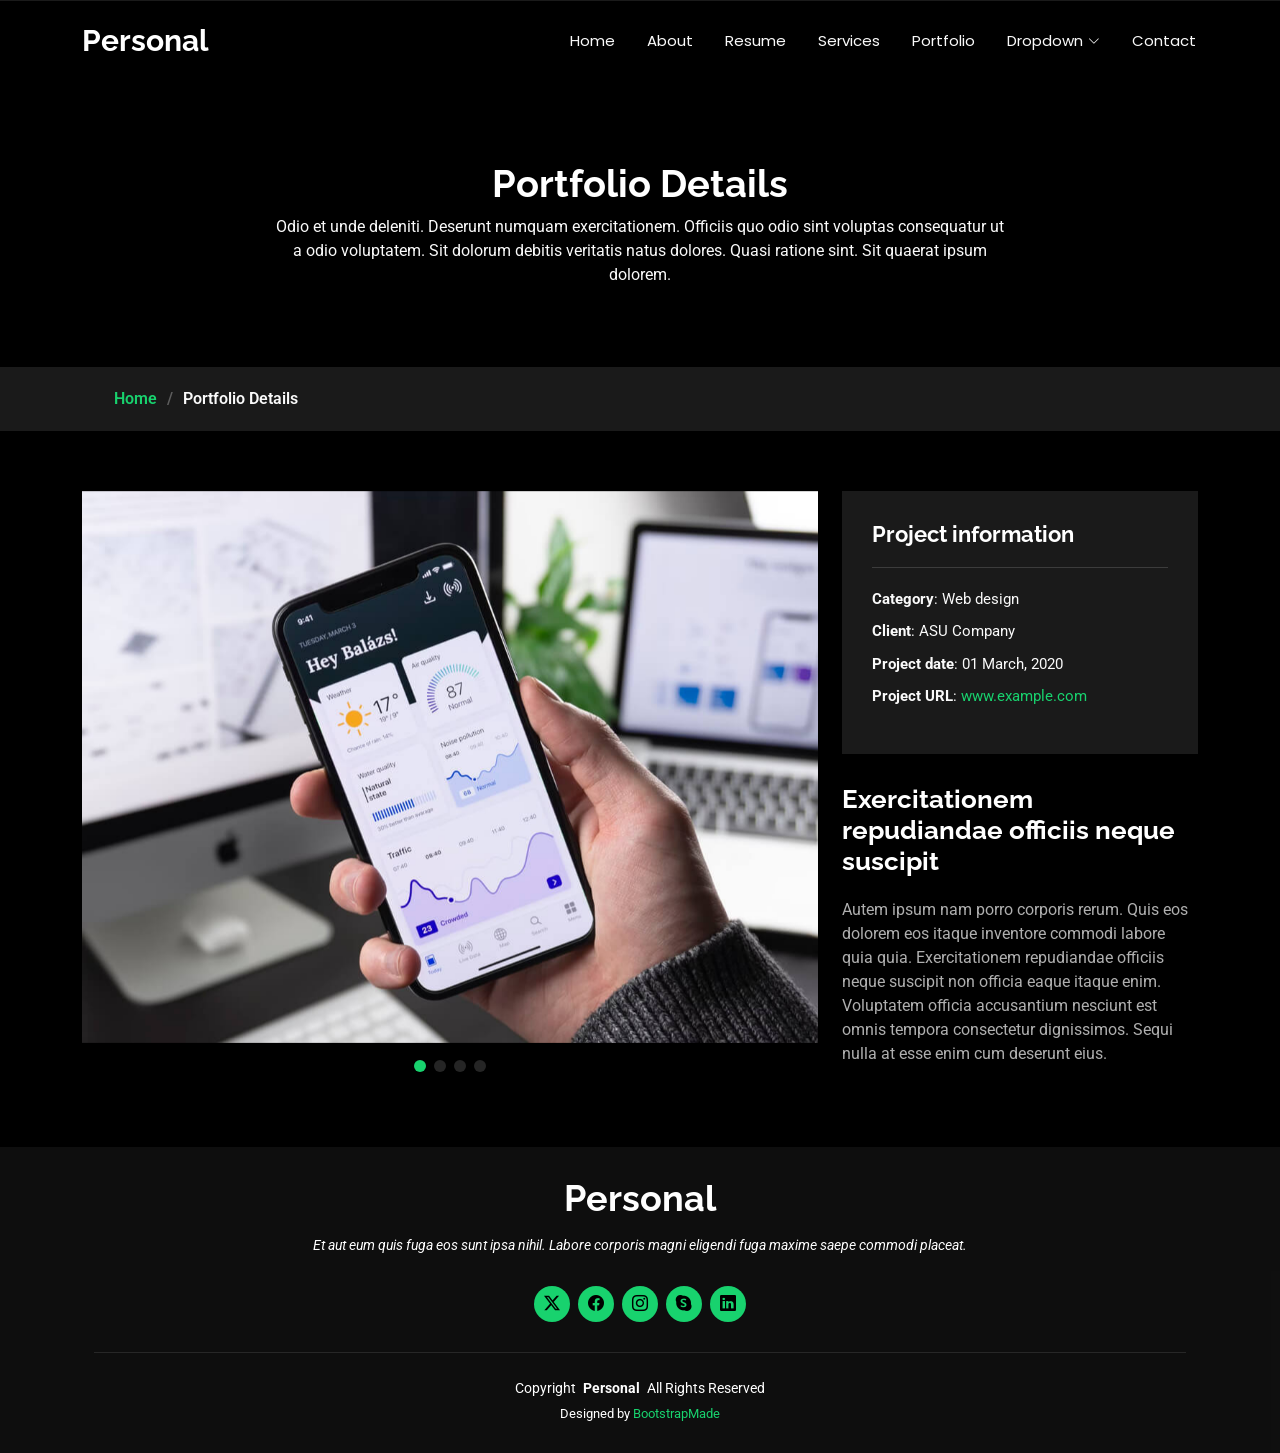
<file: Personal/portfolio-details.html>
<!DOCTYPE html>
<html lang="en">

<head>
  <meta charset="utf-8">
  <meta content="width=device-width, initial-scale=1.0" name="viewport">
  <title>Portfolio Details - Personal Bootstrap Template</title>
  <meta name="description" content="">
  <meta name="keywords" content="">

  <!-- Favicons -->
  <link href="assets/img/favicon.png" rel="icon">
  <link href="assets/img/apple-touch-icon.png" rel="apple-touch-icon">

  <!-- Fonts -->
  <link href="https://fonts.googleapis.com" rel="preconnect">
  <link href="https://fonts.gstatic.com" rel="preconnect" crossorigin>
  <link href="https://fonts.googleapis.com/css2?family=Roboto:ital,wght@0,100;0,300;0,400;0,500;0,700;0,900;1,100;1,300;1,400;1,500;1,700;1,900&family=Poppins:ital,wght@0,100;0,200;0,300;0,400;0,500;0,600;0,700;0,800;0,900;1,100;1,200;1,300;1,400;1,500;1,600;1,700;1,800;1,900&family=Raleway:ital,wght@0,100;0,200;0,300;0,400;0,500;0,600;0,700;0,800;0,900;1,100;1,200;1,300;1,400;1,500;1,600;1,700;1,800;1,900&display=swap" rel="stylesheet">

  <!-- Vendor CSS Files -->
  <link href="assets/vendor/bootstrap/css/bootstrap.min.css" rel="stylesheet">
  <link href="assets/vendor/bootstrap-icons/bootstrap-icons.css" rel="stylesheet">
  <link href="assets/vendor/aos/aos.css" rel="stylesheet">
  <link href="assets/vendor/swiper/swiper-bundle.min.css" rel="stylesheet">
  <link href="assets/vendor/glightbox/css/glightbox.min.css" rel="stylesheet">

  <!-- Main CSS File -->
  <link href="assets/css/main.css" rel="stylesheet">

  <!-- =======================================================
  * Template Name: Personal
  * Template URL: https://bootstrapmade.com/personal-free-resume-bootstrap-template/
  * Updated: Nov 04 2024 with Bootstrap v5.3.3
  * Author: BootstrapMade.com
  * License: https://bootstrapmade.com/license/
  ======================================================== -->
</head>

<body class="portfolio-details-page">

  <header id="header" class="header d-flex align-items-center fixed-top">
    <div class="container-fluid container-xl position-relative d-flex align-items-center justify-content-between">

      <a href="index.html" class="logo d-flex align-items-center">
        <!-- Uncomment the line below if you also wish to use an image logo -->
        <!-- <img src="assets/img/logo.png" alt=""> -->
        <h1 class="sitename">Personal</h1>
      </a>

      <nav id="navmenu" class="navmenu">
        <ul>
          <li><a href="index.html">Home</a></li>
          <li><a href="about.html">About</a></li>
          <li><a href="resume.html">Resume</a></li>
          <li><a href="services.html">Services</a></li>
          <li><a href="portfolio.html">Portfolio</a></li>
          <li class="dropdown"><a href="#"><span>Dropdown</span> <i class="bi bi-chevron-down toggle-dropdown"></i></a>
            <ul>
              <li><a href="#">Dropdown 1</a></li>
              <li class="dropdown"><a href="#"><span>Deep Dropdown</span> <i class="bi bi-chevron-down toggle-dropdown"></i></a>
                <ul>
                  <li><a href="#">Deep Dropdown 1</a></li>
                  <li><a href="#">Deep Dropdown 2</a></li>
                  <li><a href="#">Deep Dropdown 3</a></li>
                  <li><a href="#">Deep Dropdown 4</a></li>
                  <li><a href="#">Deep Dropdown 5</a></li>
                </ul>
              </li>
              <li><a href="#">Dropdown 2</a></li>
              <li><a href="#">Dropdown 3</a></li>
              <li><a href="#">Dropdown 4</a></li>
            </ul>
          </li>
          <li><a href="contact.html">Contact</a></li>
        </ul>
        <i class="mobile-nav-toggle d-xl-none bi bi-list"></i>
      </nav>

    </div>
  </header>

  <main class="main">

    <!-- Page Title -->
    <div class="page-title" data-aos="fade">
      <div class="heading">
        <div class="container">
          <div class="row d-flex justify-content-center text-center">
            <div class="col-lg-8">
              <h1>Portfolio Details</h1>
              <p class="mb-0">Odio et unde deleniti. Deserunt numquam exercitationem. Officiis quo odio sint voluptas consequatur ut a odio voluptatem. Sit dolorum debitis veritatis natus dolores. Quasi ratione sint. Sit quaerat ipsum dolorem.</p>
            </div>
          </div>
        </div>
      </div>
      <nav class="breadcrumbs">
        <div class="container">
          <ol>
            <li><a href="index.html">Home</a></li>
            <li class="current">Portfolio Details</li>
          </ol>
        </div>
      </nav>
    </div><!-- End Page Title -->

    <!-- Portfolio Details Section -->
    <section id="portfolio-details" class="portfolio-details section">

      <div class="container" data-aos="fade-up" data-aos-delay="100">

        <div class="row gy-4">

          <div class="col-lg-8">
            <div class="portfolio-details-slider swiper init-swiper">

              <script type="application/json" class="swiper-config">
                {
                  "loop": true,
                  "speed": 600,
                  "autoplay": {
                    "delay": 5000
                  },
                  "slidesPerView": "auto",
                  "pagination": {
                    "el": ".swiper-pagination",
                    "type": "bullets",
                    "clickable": true
                  }
                }
              </script>

              <div class="swiper-wrapper align-items-center">

                <div class="swiper-slide">
                  <img src="assets/img/portfolio/app-1.jpg" alt="">
                </div>

                <div class="swiper-slide">
                  <img src="assets/img/portfolio/product-1.jpg" alt="">
                </div>

                <div class="swiper-slide">
                  <img src="assets/img/portfolio/branding-1.jpg" alt="">
                </div>

                <div class="swiper-slide">
                  <img src="assets/img/portfolio/books-1.jpg" alt="">
                </div>

              </div>
              <div class="swiper-pagination"></div>
            </div>
          </div>

          <div class="col-lg-4">
            <div class="portfolio-info" data-aos="fade-up" data-aos-delay="200">
              <h3>Project information</h3>
              <ul>
                <li><strong>Category</strong>: Web design</li>
                <li><strong>Client</strong>: ASU Company</li>
                <li><strong>Project date</strong>: 01 March, 2020</li>
                <li><strong>Project URL</strong>: <a href="#">www.example.com</a></li>
              </ul>
            </div>
            <div class="portfolio-description" data-aos="fade-up" data-aos-delay="300">
              <h2>Exercitationem repudiandae officiis neque suscipit</h2>
              <p>
                Autem ipsum nam porro corporis rerum. Quis eos dolorem eos itaque inventore commodi labore quia quia. Exercitationem repudiandae officiis neque suscipit non officia eaque itaque enim. Voluptatem officia accusantium nesciunt est omnis tempora consectetur dignissimos. Sequi nulla at esse enim cum deserunt eius.
              </p>
            </div>
          </div>

        </div>

      </div>

    </section><!-- /Portfolio Details Section -->

  </main>

  <footer id="footer" class="footer dark-background">
    <div class="container">
      <h3 class="sitename">Personal</h3>
      <p>Et aut eum quis fuga eos sunt ipsa nihil. Labore corporis magni eligendi fuga maxime saepe commodi placeat.</p>
      <div class="social-links d-flex justify-content-center">
        <a href=""><i class="bi bi-twitter-x"></i></a>
        <a href=""><i class="bi bi-facebook"></i></a>
        <a href=""><i class="bi bi-instagram"></i></a>
        <a href=""><i class="bi bi-skype"></i></a>
        <a href=""><i class="bi bi-linkedin"></i></a>
      </div>
      <div class="container">
        <div class="copyright">
          <span>Copyright</span> <strong class="px-1 sitename">Personal</strong> <span>All Rights Reserved</span>
        </div>
        <div class="credits">
          <!-- All the links in the footer should remain intact. -->
          <!-- You can delete the links only if you've purchased the pro version. -->
          <!-- Licensing information: https://bootstrapmade.com/license/ -->
          <!-- Purchase the pro version with working PHP/AJAX contact form: [buy-url] -->
          Designed by <a href="https://bootstrapmade.com/">BootstrapMade</a>
        </div>
      </div>
    </div>
  </footer>

  <!-- Scroll Top -->
  <a href="#" id="scroll-top" class="scroll-top d-flex align-items-center justify-content-center"><i class="bi bi-arrow-up-short"></i></a>

  <!-- Preloader -->
  <div id="preloader"></div>

  <!-- Vendor JS Files -->
  <script src="assets/vendor/bootstrap/js/bootstrap.bundle.min.js"></script>
  <script src="assets/vendor/php-email-form/validate.js"></script>
  <script src="assets/vendor/aos/aos.js"></script>
  <script src="assets/vendor/typed.js/typed.umd.js"></script>
  <script src="assets/vendor/purecounter/purecounter_vanilla.js"></script>
  <script src="assets/vendor/waypoints/noframework.waypoints.js"></script>
  <script src="assets/vendor/swiper/swiper-bundle.min.js"></script>
  <script src="assets/vendor/glightbox/js/glightbox.min.js"></script>
  <script src="assets/vendor/imagesloaded/imagesloaded.pkgd.min.js"></script>
  <script src="assets/vendor/isotope-layout/isotope.pkgd.min.js"></script>

  <!-- Main JS File -->
  <script src="assets/js/main.js"></script>

</body>

</html>
</file>
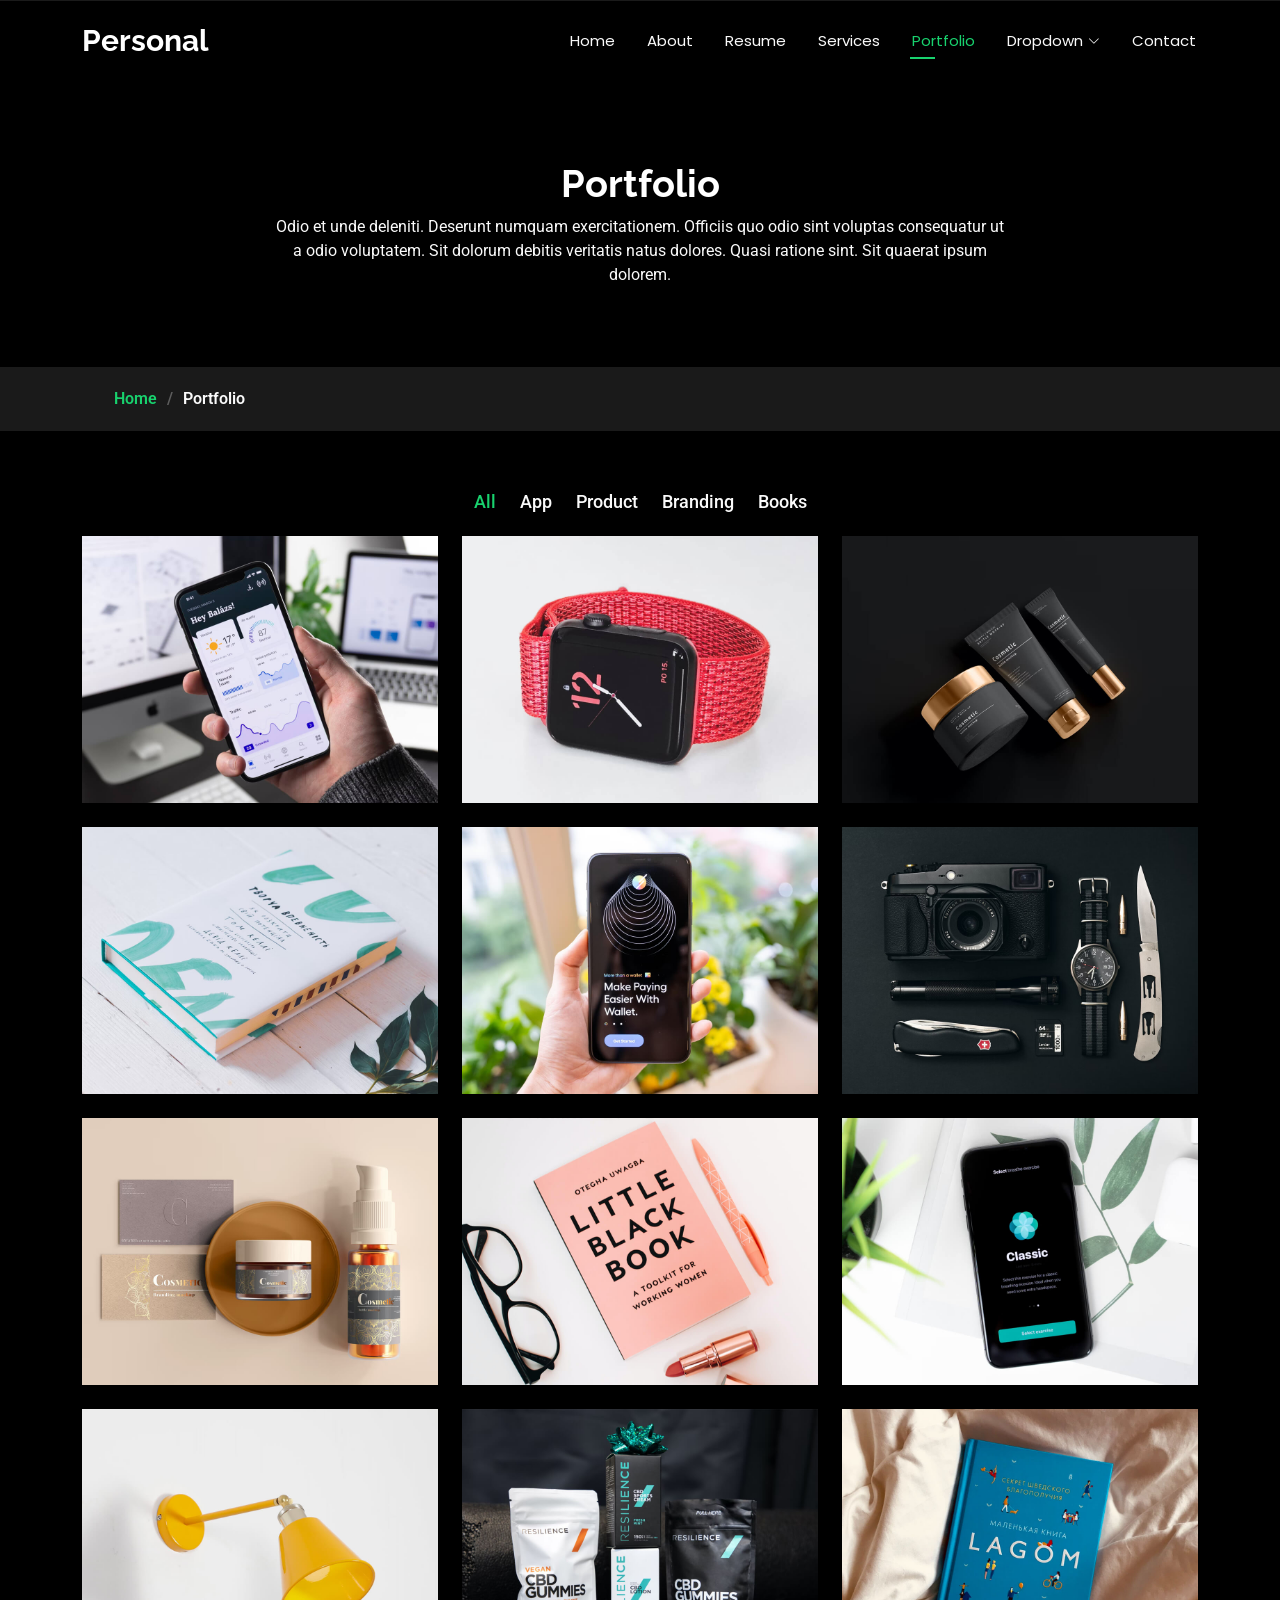
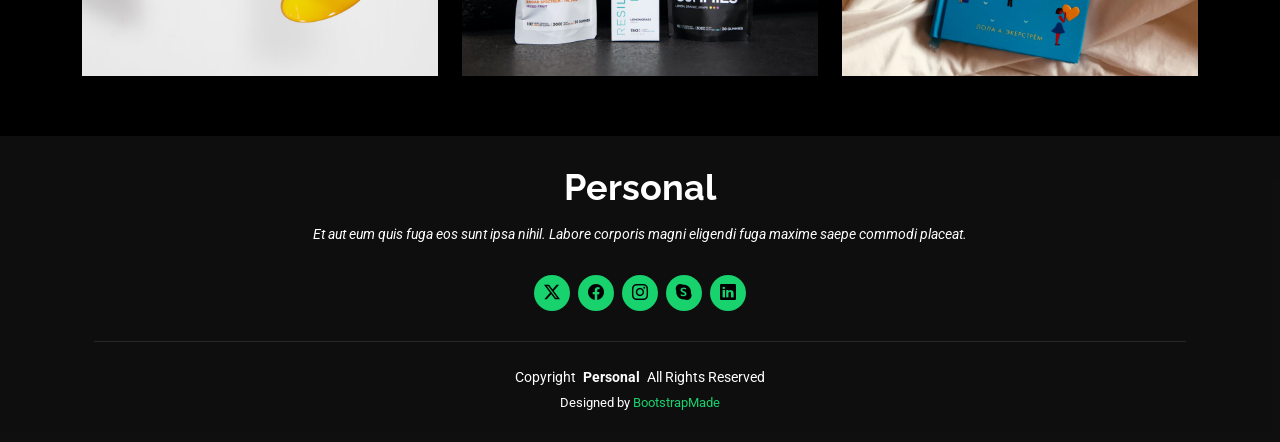
<file: Personal/portfolio.html>
<!DOCTYPE html>
<html lang="en">

<head>
  <meta charset="utf-8">
  <meta content="width=device-width, initial-scale=1.0" name="viewport">
  <title>Portfolio - Personal Bootstrap Template</title>
  <meta name="description" content="">
  <meta name="keywords" content="">

  <!-- Favicons -->
  <link href="assets/img/favicon.png" rel="icon">
  <link href="assets/img/apple-touch-icon.png" rel="apple-touch-icon">

  <!-- Fonts -->
  <link href="https://fonts.googleapis.com" rel="preconnect">
  <link href="https://fonts.gstatic.com" rel="preconnect" crossorigin>
  <link href="https://fonts.googleapis.com/css2?family=Roboto:ital,wght@0,100;0,300;0,400;0,500;0,700;0,900;1,100;1,300;1,400;1,500;1,700;1,900&family=Poppins:ital,wght@0,100;0,200;0,300;0,400;0,500;0,600;0,700;0,800;0,900;1,100;1,200;1,300;1,400;1,500;1,600;1,700;1,800;1,900&family=Raleway:ital,wght@0,100;0,200;0,300;0,400;0,500;0,600;0,700;0,800;0,900;1,100;1,200;1,300;1,400;1,500;1,600;1,700;1,800;1,900&display=swap" rel="stylesheet">

  <!-- Vendor CSS Files -->
  <link href="assets/vendor/bootstrap/css/bootstrap.min.css" rel="stylesheet">
  <link href="assets/vendor/bootstrap-icons/bootstrap-icons.css" rel="stylesheet">
  <link href="assets/vendor/aos/aos.css" rel="stylesheet">
  <link href="assets/vendor/swiper/swiper-bundle.min.css" rel="stylesheet">
  <link href="assets/vendor/glightbox/css/glightbox.min.css" rel="stylesheet">

  <!-- Main CSS File -->
  <link href="assets/css/main.css" rel="stylesheet">

  <!-- =======================================================
  * Template Name: Personal
  * Template URL: https://bootstrapmade.com/personal-free-resume-bootstrap-template/
  * Updated: Nov 04 2024 with Bootstrap v5.3.3
  * Author: BootstrapMade.com
  * License: https://bootstrapmade.com/license/
  ======================================================== -->
</head>

<body class="portfolio-page">

  <header id="header" class="header d-flex align-items-center fixed-top">
    <div class="container-fluid container-xl position-relative d-flex align-items-center justify-content-between">

      <a href="index.html" class="logo d-flex align-items-center">
        <!-- Uncomment the line below if you also wish to use an image logo -->
        <!-- <img src="assets/img/logo.png" alt=""> -->
        <h1 class="sitename">Personal</h1>
      </a>

      <nav id="navmenu" class="navmenu">
        <ul>
          <li><a href="index.html">Home</a></li>
          <li><a href="about.html">About</a></li>
          <li><a href="resume.html">Resume</a></li>
          <li><a href="services.html">Services</a></li>
          <li><a href="portfolio.html" class="active">Portfolio</a></li>
          <li class="dropdown"><a href="#"><span>Dropdown</span> <i class="bi bi-chevron-down toggle-dropdown"></i></a>
            <ul>
              <li><a href="#">Dropdown 1</a></li>
              <li class="dropdown"><a href="#"><span>Deep Dropdown</span> <i class="bi bi-chevron-down toggle-dropdown"></i></a>
                <ul>
                  <li><a href="#">Deep Dropdown 1</a></li>
                  <li><a href="#">Deep Dropdown 2</a></li>
                  <li><a href="#">Deep Dropdown 3</a></li>
                  <li><a href="#">Deep Dropdown 4</a></li>
                  <li><a href="#">Deep Dropdown 5</a></li>
                </ul>
              </li>
              <li><a href="#">Dropdown 2</a></li>
              <li><a href="#">Dropdown 3</a></li>
              <li><a href="#">Dropdown 4</a></li>
            </ul>
          </li>
          <li><a href="contact.html">Contact</a></li>
        </ul>
        <i class="mobile-nav-toggle d-xl-none bi bi-list"></i>
      </nav>

    </div>
  </header>

  <main class="main">

    <!-- Page Title -->
    <div class="page-title" data-aos="fade">
      <div class="heading">
        <div class="container">
          <div class="row d-flex justify-content-center text-center">
            <div class="col-lg-8">
              <h1>Portfolio</h1>
              <p class="mb-0">Odio et unde deleniti. Deserunt numquam exercitationem. Officiis quo odio sint voluptas consequatur ut a odio voluptatem. Sit dolorum debitis veritatis natus dolores. Quasi ratione sint. Sit quaerat ipsum dolorem.</p>
            </div>
          </div>
        </div>
      </div>
      <nav class="breadcrumbs">
        <div class="container">
          <ol>
            <li><a href="index.html">Home</a></li>
            <li class="current">Portfolio</li>
          </ol>
        </div>
      </nav>
    </div><!-- End Page Title -->

    <!-- Portfolio Section -->
    <section id="portfolio" class="portfolio section">

      <div class="container">

        <div class="isotope-layout" data-default-filter="*" data-layout="masonry" data-sort="original-order">

          <ul class="portfolio-filters isotope-filters" data-aos="fade-up" data-aos-delay="100">
            <li data-filter="*" class="filter-active">All</li>
            <li data-filter=".filter-app">App</li>
            <li data-filter=".filter-product">Product</li>
            <li data-filter=".filter-branding">Branding</li>
            <li data-filter=".filter-books">Books</li>
          </ul><!-- End Portfolio Filters -->

          <div class="row gy-4 isotope-container" data-aos="fade-up" data-aos-delay="200">

            <div class="col-lg-4 col-md-6 portfolio-item isotope-item filter-app">
              <div class="portfolio-content h-100">
                <img src="assets/img/portfolio/app-1.jpg" class="img-fluid" alt="">
                <div class="portfolio-info">
                  <h4>App 1</h4>
                  <p>Lorem ipsum, dolor sit amet consectetur</p>
                  <a href="assets/img/portfolio/app-1.jpg" title="App 1" data-gallery="portfolio-gallery-app" class="glightbox preview-link"><i class="bi bi-zoom-in"></i></a>
                  <a href="portfolio-details.html" title="More Details" class="details-link"><i class="bi bi-link-45deg"></i></a>
                </div>
              </div>
            </div><!-- End Portfolio Item -->

            <div class="col-lg-4 col-md-6 portfolio-item isotope-item filter-product">
              <div class="portfolio-content h-100">
                <img src="assets/img/portfolio/product-1.jpg" class="img-fluid" alt="">
                <div class="portfolio-info">
                  <h4>Product 1</h4>
                  <p>Lorem ipsum, dolor sit amet consectetur</p>
                  <a href="assets/img/portfolio/product-1.jpg" title="Product 1" data-gallery="portfolio-gallery-product" class="glightbox preview-link"><i class="bi bi-zoom-in"></i></a>
                  <a href="portfolio-details.html" title="More Details" class="details-link"><i class="bi bi-link-45deg"></i></a>
                </div>
              </div>
            </div><!-- End Portfolio Item -->

            <div class="col-lg-4 col-md-6 portfolio-item isotope-item filter-branding">
              <div class="portfolio-content h-100">
                <img src="assets/img/portfolio/branding-1.jpg" class="img-fluid" alt="">
                <div class="portfolio-info">
                  <h4>Branding 1</h4>
                  <p>Lorem ipsum, dolor sit amet consectetur</p>
                  <a href="assets/img/portfolio/branding-1.jpg" title="Branding 1" data-gallery="portfolio-gallery-branding" class="glightbox preview-link"><i class="bi bi-zoom-in"></i></a>
                  <a href="portfolio-details.html" title="More Details" class="details-link"><i class="bi bi-link-45deg"></i></a>
                </div>
              </div>
            </div><!-- End Portfolio Item -->

            <div class="col-lg-4 col-md-6 portfolio-item isotope-item filter-books">
              <div class="portfolio-content h-100">
                <img src="assets/img/portfolio/books-1.jpg" class="img-fluid" alt="">
                <div class="portfolio-info">
                  <h4>Books 1</h4>
                  <p>Lorem ipsum, dolor sit amet consectetur</p>
                  <a href="assets/img/portfolio/books-1.jpg" title="Branding 1" data-gallery="portfolio-gallery-book" class="glightbox preview-link"><i class="bi bi-zoom-in"></i></a>
                  <a href="portfolio-details.html" title="More Details" class="details-link"><i class="bi bi-link-45deg"></i></a>
                </div>
              </div>
            </div><!-- End Portfolio Item -->

            <div class="col-lg-4 col-md-6 portfolio-item isotope-item filter-app">
              <div class="portfolio-content h-100">
                <img src="assets/img/portfolio/app-2.jpg" class="img-fluid" alt="">
                <div class="portfolio-info">
                  <h4>App 2</h4>
                  <p>Lorem ipsum, dolor sit amet consectetur</p>
                  <a href="assets/img/portfolio/app-2.jpg" title="App 2" data-gallery="portfolio-gallery-app" class="glightbox preview-link"><i class="bi bi-zoom-in"></i></a>
                  <a href="portfolio-details.html" title="More Details" class="details-link"><i class="bi bi-link-45deg"></i></a>
                </div>
              </div>
            </div><!-- End Portfolio Item -->

            <div class="col-lg-4 col-md-6 portfolio-item isotope-item filter-product">
              <div class="portfolio-content h-100">
                <img src="assets/img/portfolio/product-2.jpg" class="img-fluid" alt="">
                <div class="portfolio-info">
                  <h4>Product 2</h4>
                  <p>Lorem ipsum, dolor sit amet consectetur</p>
                  <a href="assets/img/portfolio/product-2.jpg" title="Product 2" data-gallery="portfolio-gallery-product" class="glightbox preview-link"><i class="bi bi-zoom-in"></i></a>
                  <a href="portfolio-details.html" title="More Details" class="details-link"><i class="bi bi-link-45deg"></i></a>
                </div>
              </div>
            </div><!-- End Portfolio Item -->

            <div class="col-lg-4 col-md-6 portfolio-item isotope-item filter-branding">
              <div class="portfolio-content h-100">
                <img src="assets/img/portfolio/branding-2.jpg" class="img-fluid" alt="">
                <div class="portfolio-info">
                  <h4>Branding 2</h4>
                  <p>Lorem ipsum, dolor sit amet consectetur</p>
                  <a href="assets/img/portfolio/branding-2.jpg" title="Branding 2" data-gallery="portfolio-gallery-branding" class="glightbox preview-link"><i class="bi bi-zoom-in"></i></a>
                  <a href="portfolio-details.html" title="More Details" class="details-link"><i class="bi bi-link-45deg"></i></a>
                </div>
              </div>
            </div><!-- End Portfolio Item -->

            <div class="col-lg-4 col-md-6 portfolio-item isotope-item filter-books">
              <div class="portfolio-content h-100">
                <img src="assets/img/portfolio/books-2.jpg" class="img-fluid" alt="">
                <div class="portfolio-info">
                  <h4>Books 2</h4>
                  <p>Lorem ipsum, dolor sit amet consectetur</p>
                  <a href="assets/img/portfolio/books-2.jpg" title="Branding 2" data-gallery="portfolio-gallery-book" class="glightbox preview-link"><i class="bi bi-zoom-in"></i></a>
                  <a href="portfolio-details.html" title="More Details" class="details-link"><i class="bi bi-link-45deg"></i></a>
                </div>
              </div>
            </div><!-- End Portfolio Item -->

            <div class="col-lg-4 col-md-6 portfolio-item isotope-item filter-app">
              <div class="portfolio-content h-100">
                <img src="assets/img/portfolio/app-3.jpg" class="img-fluid" alt="">
                <div class="portfolio-info">
                  <h4>App 3</h4>
                  <p>Lorem ipsum, dolor sit amet consectetur</p>
                  <a href="assets/img/portfolio/app-3.jpg" title="App 3" data-gallery="portfolio-gallery-app" class="glightbox preview-link"><i class="bi bi-zoom-in"></i></a>
                  <a href="portfolio-details.html" title="More Details" class="details-link"><i class="bi bi-link-45deg"></i></a>
                </div>
              </div>
            </div><!-- End Portfolio Item -->

            <div class="col-lg-4 col-md-6 portfolio-item isotope-item filter-product">
              <div class="portfolio-content h-100">
                <img src="assets/img/portfolio/product-3.jpg" class="img-fluid" alt="">
                <div class="portfolio-info">
                  <h4>Product 3</h4>
                  <p>Lorem ipsum, dolor sit amet consectetur</p>
                  <a href="assets/img/portfolio/product-3.jpg" title="Product 3" data-gallery="portfolio-gallery-product" class="glightbox preview-link"><i class="bi bi-zoom-in"></i></a>
                  <a href="portfolio-details.html" title="More Details" class="details-link"><i class="bi bi-link-45deg"></i></a>
                </div>
              </div>
            </div><!-- End Portfolio Item -->

            <div class="col-lg-4 col-md-6 portfolio-item isotope-item filter-branding">
              <div class="portfolio-content h-100">
                <img src="assets/img/portfolio/branding-3.jpg" class="img-fluid" alt="">
                <div class="portfolio-info">
                  <h4>Branding 3</h4>
                  <p>Lorem ipsum, dolor sit amet consectetur</p>
                  <a href="assets/img/portfolio/branding-3.jpg" title="Branding 2" data-gallery="portfolio-gallery-branding" class="glightbox preview-link"><i class="bi bi-zoom-in"></i></a>
                  <a href="portfolio-details.html" title="More Details" class="details-link"><i class="bi bi-link-45deg"></i></a>
                </div>
              </div>
            </div><!-- End Portfolio Item -->

            <div class="col-lg-4 col-md-6 portfolio-item isotope-item filter-books">
              <div class="portfolio-content h-100">
                <img src="assets/img/portfolio/books-3.jpg" class="img-fluid" alt="">
                <div class="portfolio-info">
                  <h4>Books 3</h4>
                  <p>Lorem ipsum, dolor sit amet consectetur</p>
                  <a href="assets/img/portfolio/books-3.jpg" title="Branding 3" data-gallery="portfolio-gallery-book" class="glightbox preview-link"><i class="bi bi-zoom-in"></i></a>
                  <a href="portfolio-details.html" title="More Details" class="details-link"><i class="bi bi-link-45deg"></i></a>
                </div>
              </div>
            </div><!-- End Portfolio Item -->

          </div><!-- End Portfolio Container -->

        </div>

      </div>

    </section><!-- /Portfolio Section -->

  </main>

  <footer id="footer" class="footer dark-background">
    <div class="container">
      <h3 class="sitename">Personal</h3>
      <p>Et aut eum quis fuga eos sunt ipsa nihil. Labore corporis magni eligendi fuga maxime saepe commodi placeat.</p>
      <div class="social-links d-flex justify-content-center">
        <a href=""><i class="bi bi-twitter-x"></i></a>
        <a href=""><i class="bi bi-facebook"></i></a>
        <a href=""><i class="bi bi-instagram"></i></a>
        <a href=""><i class="bi bi-skype"></i></a>
        <a href=""><i class="bi bi-linkedin"></i></a>
      </div>
      <div class="container">
        <div class="copyright">
          <span>Copyright</span> <strong class="px-1 sitename">Personal</strong> <span>All Rights Reserved</span>
        </div>
        <div class="credits">
          <!-- All the links in the footer should remain intact. -->
          <!-- You can delete the links only if you've purchased the pro version. -->
          <!-- Licensing information: https://bootstrapmade.com/license/ -->
          <!-- Purchase the pro version with working PHP/AJAX contact form: [buy-url] -->
          Designed by <a href="https://bootstrapmade.com/">BootstrapMade</a>
        </div>
      </div>
    </div>
  </footer>

  <!-- Scroll Top -->
  <a href="#" id="scroll-top" class="scroll-top d-flex align-items-center justify-content-center"><i class="bi bi-arrow-up-short"></i></a>

  <!-- Preloader -->
  <div id="preloader"></div>

  <!-- Vendor JS Files -->
  <script src="assets/vendor/bootstrap/js/bootstrap.bundle.min.js"></script>
  <script src="assets/vendor/php-email-form/validate.js"></script>
  <script src="assets/vendor/aos/aos.js"></script>
  <script src="assets/vendor/typed.js/typed.umd.js"></script>
  <script src="assets/vendor/purecounter/purecounter_vanilla.js"></script>
  <script src="assets/vendor/waypoints/noframework.waypoints.js"></script>
  <script src="assets/vendor/swiper/swiper-bundle.min.js"></script>
  <script src="assets/vendor/glightbox/js/glightbox.min.js"></script>
  <script src="assets/vendor/imagesloaded/imagesloaded.pkgd.min.js"></script>
  <script src="assets/vendor/isotope-layout/isotope.pkgd.min.js"></script>

  <!-- Main JS File -->
  <script src="assets/js/main.js"></script>

</body>

</html>
</file>
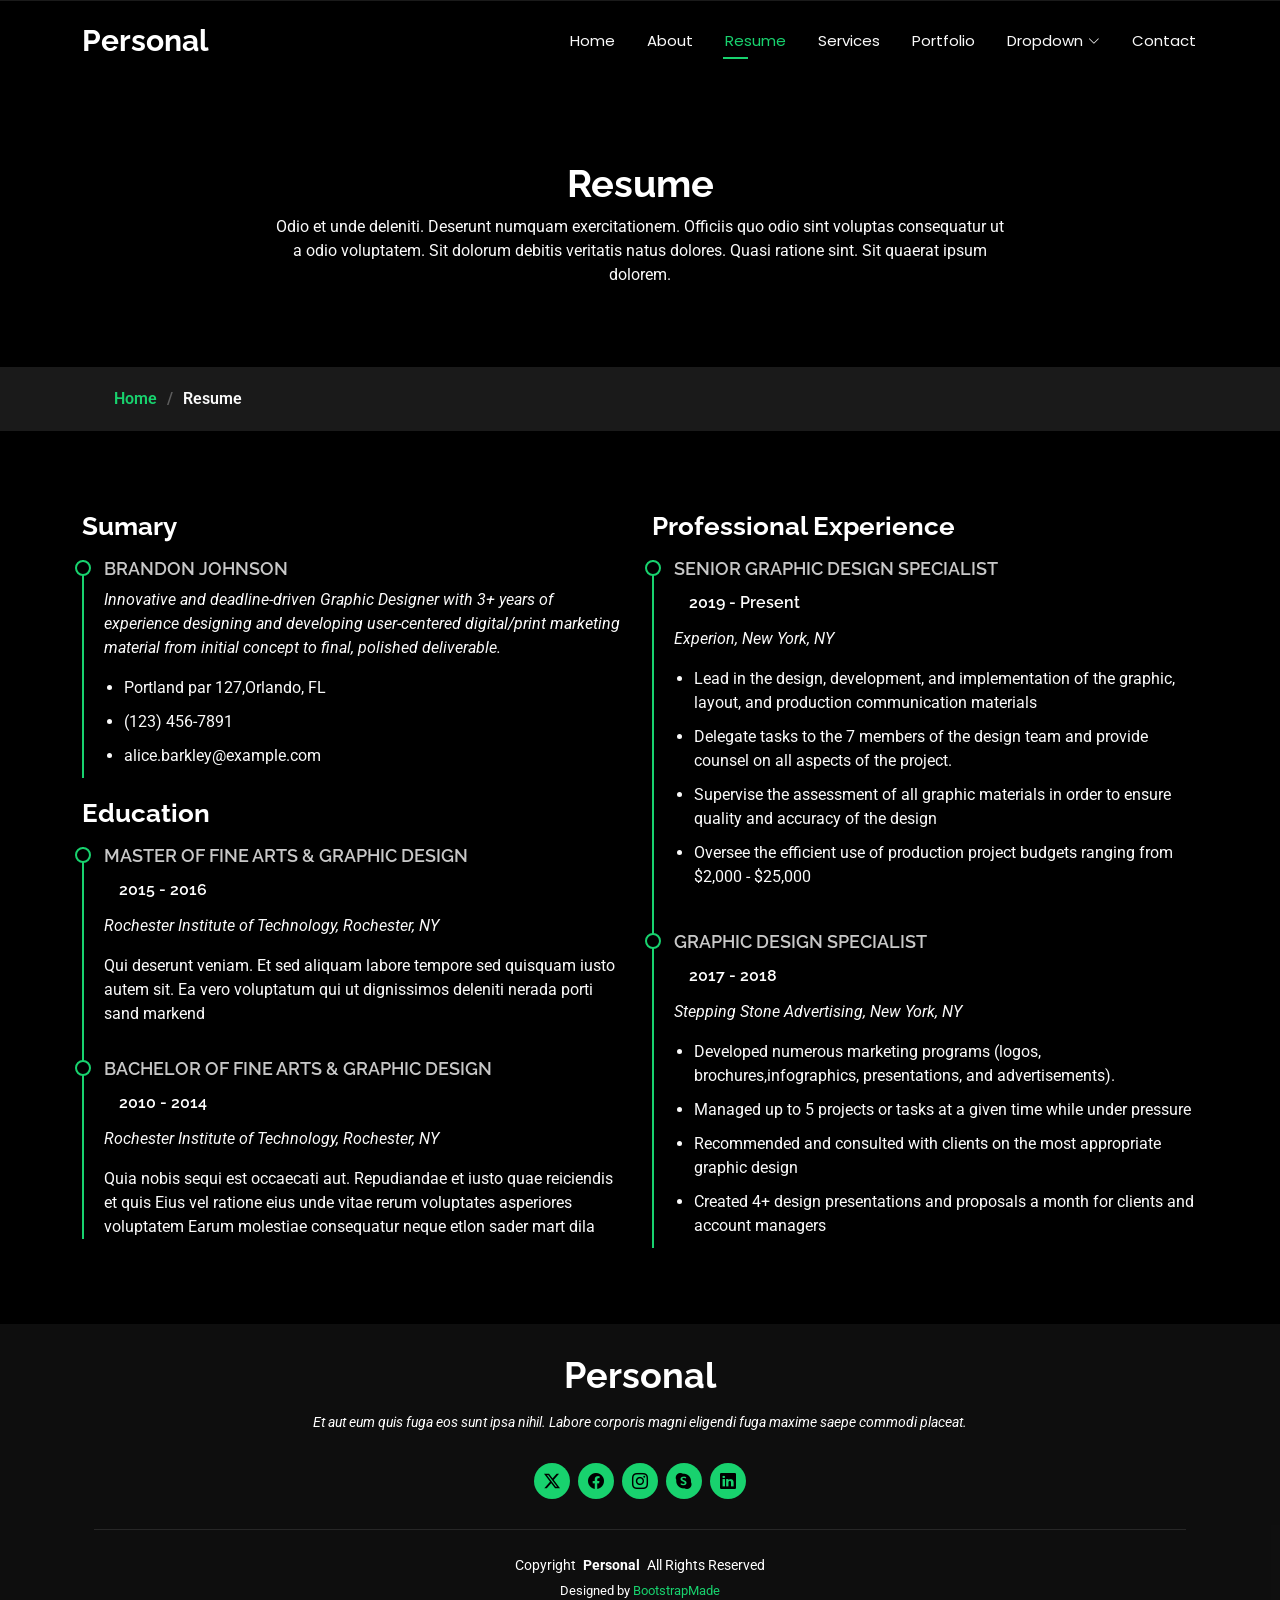
<file: Personal/resume.html>
<!DOCTYPE html>
<html lang="en">

<head>
  <meta charset="utf-8">
  <meta content="width=device-width, initial-scale=1.0" name="viewport">
  <title>Resume - Personal Bootstrap Template</title>
  <meta name="description" content="">
  <meta name="keywords" content="">

  <!-- Favicons -->
  <link href="assets/img/favicon.png" rel="icon">
  <link href="assets/img/apple-touch-icon.png" rel="apple-touch-icon">

  <!-- Fonts -->
  <link href="https://fonts.googleapis.com" rel="preconnect">
  <link href="https://fonts.gstatic.com" rel="preconnect" crossorigin>
  <link href="https://fonts.googleapis.com/css2?family=Roboto:ital,wght@0,100;0,300;0,400;0,500;0,700;0,900;1,100;1,300;1,400;1,500;1,700;1,900&family=Poppins:ital,wght@0,100;0,200;0,300;0,400;0,500;0,600;0,700;0,800;0,900;1,100;1,200;1,300;1,400;1,500;1,600;1,700;1,800;1,900&family=Raleway:ital,wght@0,100;0,200;0,300;0,400;0,500;0,600;0,700;0,800;0,900;1,100;1,200;1,300;1,400;1,500;1,600;1,700;1,800;1,900&display=swap" rel="stylesheet">

  <!-- Vendor CSS Files -->
  <link href="assets/vendor/bootstrap/css/bootstrap.min.css" rel="stylesheet">
  <link href="assets/vendor/bootstrap-icons/bootstrap-icons.css" rel="stylesheet">
  <link href="assets/vendor/aos/aos.css" rel="stylesheet">
  <link href="assets/vendor/swiper/swiper-bundle.min.css" rel="stylesheet">
  <link href="assets/vendor/glightbox/css/glightbox.min.css" rel="stylesheet">

  <!-- Main CSS File -->
  <link href="assets/css/main.css" rel="stylesheet">

  <!-- =======================================================
  * Template Name: Personal
  * Template URL: https://bootstrapmade.com/personal-free-resume-bootstrap-template/
  * Updated: Nov 04 2024 with Bootstrap v5.3.3
  * Author: BootstrapMade.com
  * License: https://bootstrapmade.com/license/
  ======================================================== -->
</head>

<body class="resume-page">

  <header id="header" class="header d-flex align-items-center fixed-top">
    <div class="container-fluid container-xl position-relative d-flex align-items-center justify-content-between">

      <a href="index.html" class="logo d-flex align-items-center">
        <!-- Uncomment the line below if you also wish to use an image logo -->
        <!-- <img src="assets/img/logo.png" alt=""> -->
        <h1 class="sitename">Personal</h1>
      </a>

      <nav id="navmenu" class="navmenu">
        <ul>
          <li><a href="index.html">Home</a></li>
          <li><a href="about.html">About</a></li>
          <li><a href="resume.html" class="active">Resume</a></li>
          <li><a href="services.html">Services</a></li>
          <li><a href="portfolio.html">Portfolio</a></li>
          <li class="dropdown"><a href="#"><span>Dropdown</span> <i class="bi bi-chevron-down toggle-dropdown"></i></a>
            <ul>
              <li><a href="#">Dropdown 1</a></li>
              <li class="dropdown"><a href="#"><span>Deep Dropdown</span> <i class="bi bi-chevron-down toggle-dropdown"></i></a>
                <ul>
                  <li><a href="#">Deep Dropdown 1</a></li>
                  <li><a href="#">Deep Dropdown 2</a></li>
                  <li><a href="#">Deep Dropdown 3</a></li>
                  <li><a href="#">Deep Dropdown 4</a></li>
                  <li><a href="#">Deep Dropdown 5</a></li>
                </ul>
              </li>
              <li><a href="#">Dropdown 2</a></li>
              <li><a href="#">Dropdown 3</a></li>
              <li><a href="#">Dropdown 4</a></li>
            </ul>
          </li>
          <li><a href="contact.html">Contact</a></li>
        </ul>
        <i class="mobile-nav-toggle d-xl-none bi bi-list"></i>
      </nav>

    </div>
  </header>

  <main class="main">

    <!-- Page Title -->
    <div class="page-title" data-aos="fade">
      <div class="heading">
        <div class="container">
          <div class="row d-flex justify-content-center text-center">
            <div class="col-lg-8">
              <h1>Resume</h1>
              <p class="mb-0">Odio et unde deleniti. Deserunt numquam exercitationem. Officiis quo odio sint voluptas consequatur ut a odio voluptatem. Sit dolorum debitis veritatis natus dolores. Quasi ratione sint. Sit quaerat ipsum dolorem.</p>
            </div>
          </div>
        </div>
      </div>
      <nav class="breadcrumbs">
        <div class="container">
          <ol>
            <li><a href="index.html">Home</a></li>
            <li class="current">Resume</li>
          </ol>
        </div>
      </nav>
    </div><!-- End Page Title -->

    <!-- Resume Section -->
    <section id="resume" class="resume section">

      <div class="container">

        <div class="row">

          <div class="col-lg-6" data-aos="fade-up" data-aos-delay="100">
            <h3 class="resume-title">Sumary</h3>

            <div class="resume-item pb-0">
              <h4>Brandon Johnson</h4>
              <p><em>Innovative and deadline-driven Graphic Designer with 3+ years of experience designing and developing user-centered digital/print marketing material from initial concept to final, polished deliverable.</em></p>
              <ul>
                <li>Portland par 127,Orlando, FL</li>
                <li>(123) 456-7891</li>
                <li>alice.barkley@example.com</li>
              </ul>
            </div><!-- Edn Resume Item -->

            <h3 class="resume-title">Education</h3>
            <div class="resume-item">
              <h4>Master of Fine Arts &amp; Graphic Design</h4>
              <h5>2015 - 2016</h5>
              <p><em>Rochester Institute of Technology, Rochester, NY</em></p>
              <p>Qui deserunt veniam. Et sed aliquam labore tempore sed quisquam iusto autem sit. Ea vero voluptatum qui ut dignissimos deleniti nerada porti sand markend</p>
            </div><!-- Edn Resume Item -->

            <div class="resume-item">
              <h4>Bachelor of Fine Arts &amp; Graphic Design</h4>
              <h5>2010 - 2014</h5>
              <p><em>Rochester Institute of Technology, Rochester, NY</em></p>
              <p>Quia nobis sequi est occaecati aut. Repudiandae et iusto quae reiciendis et quis Eius vel ratione eius unde vitae rerum voluptates asperiores voluptatem Earum molestiae consequatur neque etlon sader mart dila</p>
            </div><!-- Edn Resume Item -->

          </div>

          <div class="col-lg-6" data-aos="fade-up" data-aos-delay="200">
            <h3 class="resume-title">Professional Experience</h3>
            <div class="resume-item">
              <h4>Senior graphic design specialist</h4>
              <h5>2019 - Present</h5>
              <p><em>Experion, New York, NY </em></p>
              <ul>
                <li>Lead in the design, development, and implementation of the graphic, layout, and production communication materials</li>
                <li>Delegate tasks to the 7 members of the design team and provide counsel on all aspects of the project. </li>
                <li>Supervise the assessment of all graphic materials in order to ensure quality and accuracy of the design</li>
                <li>Oversee the efficient use of production project budgets ranging from $2,000 - $25,000</li>
              </ul>
            </div><!-- Edn Resume Item -->

            <div class="resume-item">
              <h4>Graphic design specialist</h4>
              <h5>2017 - 2018</h5>
              <p><em>Stepping Stone Advertising, New York, NY</em></p>
              <ul>
                <li>Developed numerous marketing programs (logos, brochures,infographics, presentations, and advertisements).</li>
                <li>Managed up to 5 projects or tasks at a given time while under pressure</li>
                <li>Recommended and consulted with clients on the most appropriate graphic design</li>
                <li>Created 4+ design presentations and proposals a month for clients and account managers</li>
              </ul>
            </div><!-- Edn Resume Item -->

          </div>

        </div>

      </div>

    </section><!-- /Resume Section -->

  </main>

  <footer id="footer" class="footer dark-background">
    <div class="container">
      <h3 class="sitename">Personal</h3>
      <p>Et aut eum quis fuga eos sunt ipsa nihil. Labore corporis magni eligendi fuga maxime saepe commodi placeat.</p>
      <div class="social-links d-flex justify-content-center">
        <a href=""><i class="bi bi-twitter-x"></i></a>
        <a href=""><i class="bi bi-facebook"></i></a>
        <a href=""><i class="bi bi-instagram"></i></a>
        <a href=""><i class="bi bi-skype"></i></a>
        <a href=""><i class="bi bi-linkedin"></i></a>
      </div>
      <div class="container">
        <div class="copyright">
          <span>Copyright</span> <strong class="px-1 sitename">Personal</strong> <span>All Rights Reserved</span>
        </div>
        <div class="credits">
          <!-- All the links in the footer should remain intact. -->
          <!-- You can delete the links only if you've purchased the pro version. -->
          <!-- Licensing information: https://bootstrapmade.com/license/ -->
          <!-- Purchase the pro version with working PHP/AJAX contact form: [buy-url] -->
          Designed by <a href="https://bootstrapmade.com/">BootstrapMade</a>
        </div>
      </div>
    </div>
  </footer>

  <!-- Scroll Top -->
  <a href="#" id="scroll-top" class="scroll-top d-flex align-items-center justify-content-center"><i class="bi bi-arrow-up-short"></i></a>

  <!-- Preloader -->
  <div id="preloader"></div>

  <!-- Vendor JS Files -->
  <script src="assets/vendor/bootstrap/js/bootstrap.bundle.min.js"></script>
  <script src="assets/vendor/php-email-form/validate.js"></script>
  <script src="assets/vendor/aos/aos.js"></script>
  <script src="assets/vendor/typed.js/typed.umd.js"></script>
  <script src="assets/vendor/purecounter/purecounter_vanilla.js"></script>
  <script src="assets/vendor/waypoints/noframework.waypoints.js"></script>
  <script src="assets/vendor/swiper/swiper-bundle.min.js"></script>
  <script src="assets/vendor/glightbox/js/glightbox.min.js"></script>
  <script src="assets/vendor/imagesloaded/imagesloaded.pkgd.min.js"></script>
  <script src="assets/vendor/isotope-layout/isotope.pkgd.min.js"></script>

  <!-- Main JS File -->
  <script src="assets/js/main.js"></script>

</body>

</html>
</file>
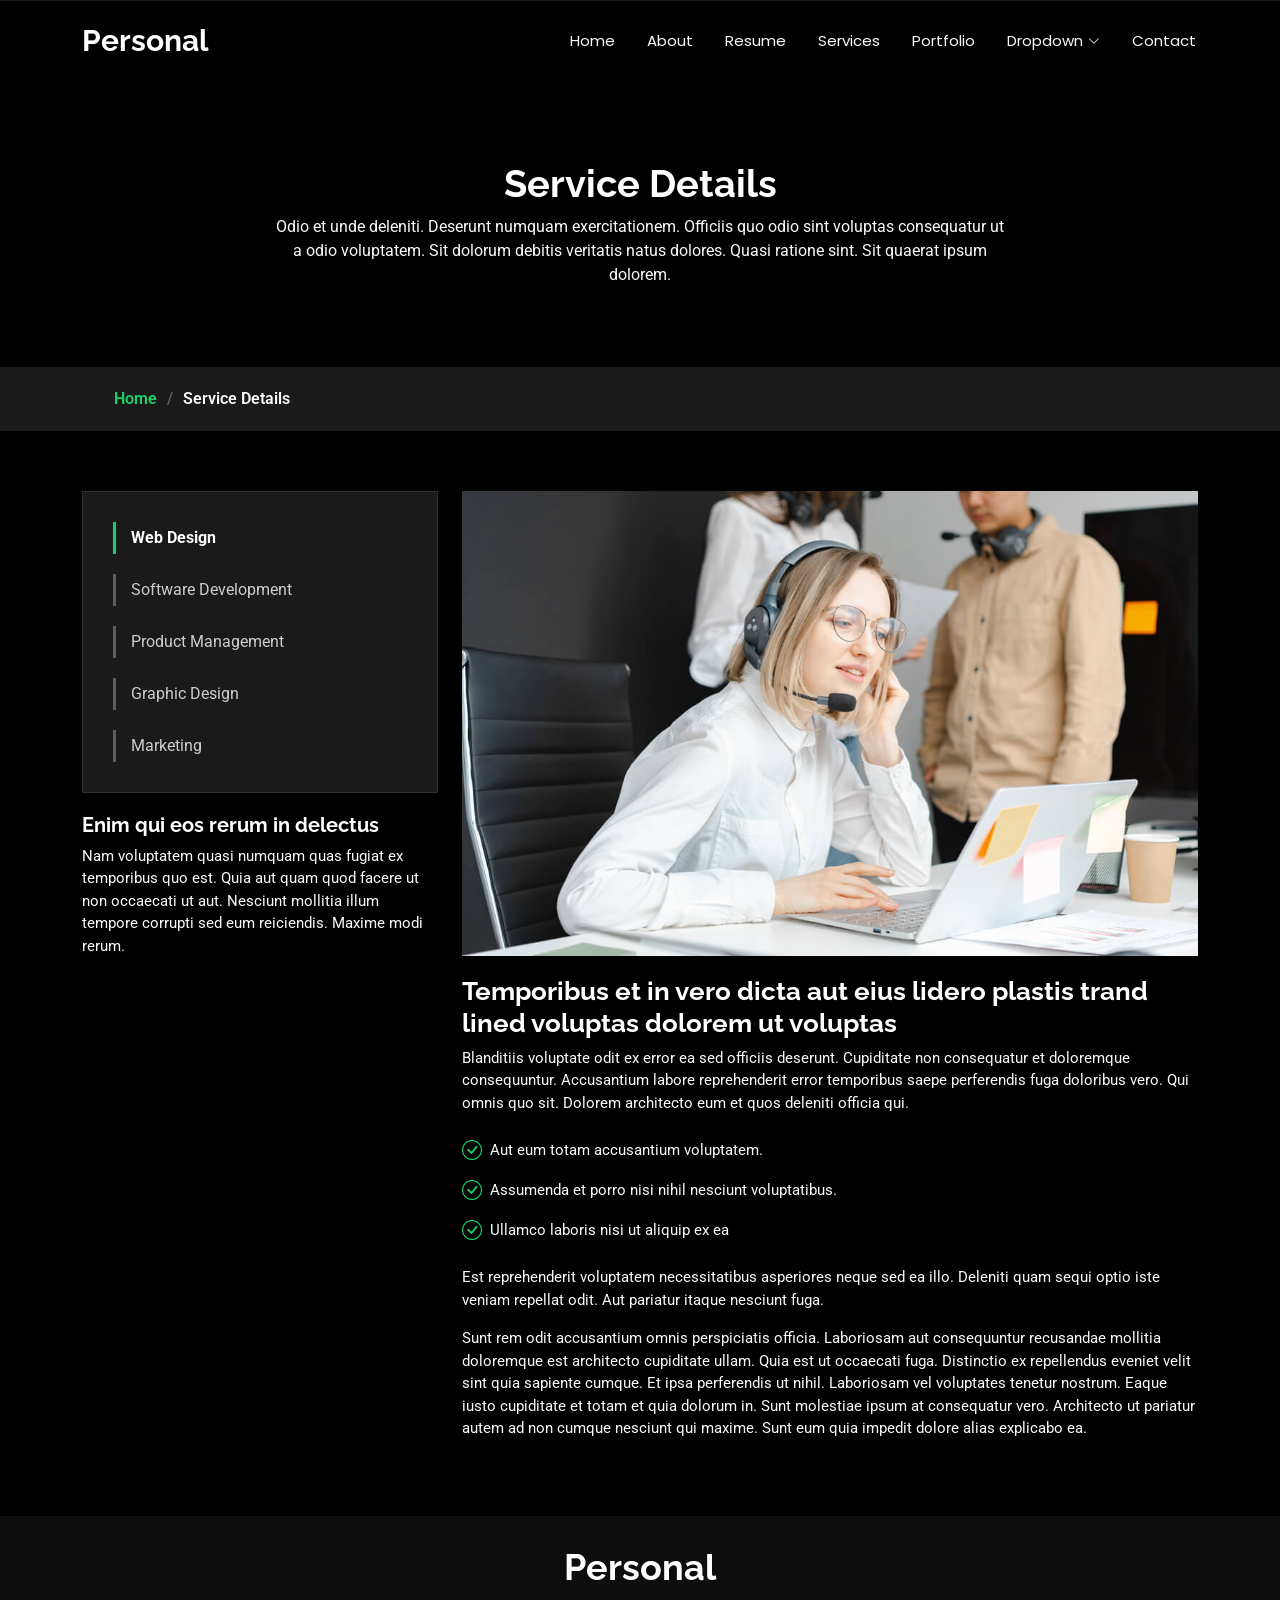
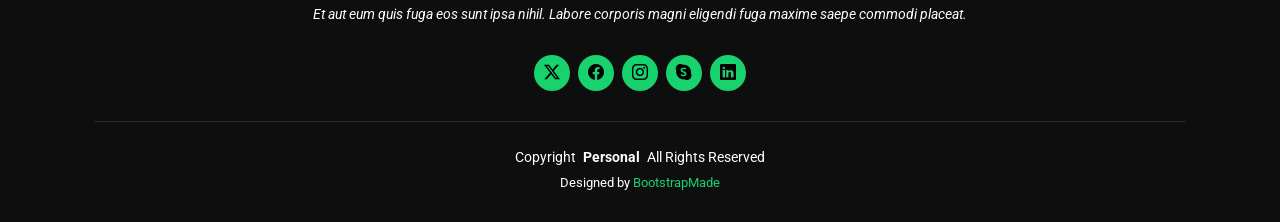
<file: Personal/service-details.html>
<!DOCTYPE html>
<html lang="en">

<head>
  <meta charset="utf-8">
  <meta content="width=device-width, initial-scale=1.0" name="viewport">
  <title>Service Details - Personal Bootstrap Template</title>
  <meta name="description" content="">
  <meta name="keywords" content="">

  <!-- Favicons -->
  <link href="assets/img/favicon.png" rel="icon">
  <link href="assets/img/apple-touch-icon.png" rel="apple-touch-icon">

  <!-- Fonts -->
  <link href="https://fonts.googleapis.com" rel="preconnect">
  <link href="https://fonts.gstatic.com" rel="preconnect" crossorigin>
  <link href="https://fonts.googleapis.com/css2?family=Roboto:ital,wght@0,100;0,300;0,400;0,500;0,700;0,900;1,100;1,300;1,400;1,500;1,700;1,900&family=Poppins:ital,wght@0,100;0,200;0,300;0,400;0,500;0,600;0,700;0,800;0,900;1,100;1,200;1,300;1,400;1,500;1,600;1,700;1,800;1,900&family=Raleway:ital,wght@0,100;0,200;0,300;0,400;0,500;0,600;0,700;0,800;0,900;1,100;1,200;1,300;1,400;1,500;1,600;1,700;1,800;1,900&display=swap" rel="stylesheet">

  <!-- Vendor CSS Files -->
  <link href="assets/vendor/bootstrap/css/bootstrap.min.css" rel="stylesheet">
  <link href="assets/vendor/bootstrap-icons/bootstrap-icons.css" rel="stylesheet">
  <link href="assets/vendor/aos/aos.css" rel="stylesheet">
  <link href="assets/vendor/swiper/swiper-bundle.min.css" rel="stylesheet">
  <link href="assets/vendor/glightbox/css/glightbox.min.css" rel="stylesheet">

  <!-- Main CSS File -->
  <link href="assets/css/main.css" rel="stylesheet">

  <!-- =======================================================
  * Template Name: Personal
  * Template URL: https://bootstrapmade.com/personal-free-resume-bootstrap-template/
  * Updated: Nov 04 2024 with Bootstrap v5.3.3
  * Author: BootstrapMade.com
  * License: https://bootstrapmade.com/license/
  ======================================================== -->
</head>

<body class="service-details-page">

  <header id="header" class="header d-flex align-items-center fixed-top">
    <div class="container-fluid container-xl position-relative d-flex align-items-center justify-content-between">

      <a href="index.html" class="logo d-flex align-items-center">
        <!-- Uncomment the line below if you also wish to use an image logo -->
        <!-- <img src="assets/img/logo.png" alt=""> -->
        <h1 class="sitename">Personal</h1>
      </a>

      <nav id="navmenu" class="navmenu">
        <ul>
          <li><a href="index.html">Home</a></li>
          <li><a href="about.html">About</a></li>
          <li><a href="resume.html">Resume</a></li>
          <li><a href="services.html">Services</a></li>
          <li><a href="portfolio.html">Portfolio</a></li>
          <li class="dropdown"><a href="#"><span>Dropdown</span> <i class="bi bi-chevron-down toggle-dropdown"></i></a>
            <ul>
              <li><a href="#">Dropdown 1</a></li>
              <li class="dropdown"><a href="#"><span>Deep Dropdown</span> <i class="bi bi-chevron-down toggle-dropdown"></i></a>
                <ul>
                  <li><a href="#">Deep Dropdown 1</a></li>
                  <li><a href="#">Deep Dropdown 2</a></li>
                  <li><a href="#">Deep Dropdown 3</a></li>
                  <li><a href="#">Deep Dropdown 4</a></li>
                  <li><a href="#">Deep Dropdown 5</a></li>
                </ul>
              </li>
              <li><a href="#">Dropdown 2</a></li>
              <li><a href="#">Dropdown 3</a></li>
              <li><a href="#">Dropdown 4</a></li>
            </ul>
          </li>
          <li><a href="contact.html">Contact</a></li>
        </ul>
        <i class="mobile-nav-toggle d-xl-none bi bi-list"></i>
      </nav>

    </div>
  </header>

  <main class="main">

    <!-- Page Title -->
    <div class="page-title" data-aos="fade">
      <div class="heading">
        <div class="container">
          <div class="row d-flex justify-content-center text-center">
            <div class="col-lg-8">
              <h1>Service Details</h1>
              <p class="mb-0">Odio et unde deleniti. Deserunt numquam exercitationem. Officiis quo odio sint voluptas consequatur ut a odio voluptatem. Sit dolorum debitis veritatis natus dolores. Quasi ratione sint. Sit quaerat ipsum dolorem.</p>
            </div>
          </div>
        </div>
      </div>
      <nav class="breadcrumbs">
        <div class="container">
          <ol>
            <li><a href="index.html">Home</a></li>
            <li class="current">Service Details</li>
          </ol>
        </div>
      </nav>
    </div><!-- End Page Title -->

    <!-- Service Details Section -->
    <section id="service-details" class="service-details section">

      <div class="container">

        <div class="row gy-4">

          <div class="col-lg-4" data-aos="fade-up" data-aos-delay="100">
            <div class="services-list">
              <a href="#" class="active">Web Design</a>
              <a href="#">Software Development</a>
              <a href="#">Product Management</a>
              <a href="#">Graphic Design</a>
              <a href="#">Marketing</a>
            </div>

            <h4>Enim qui eos rerum in delectus</h4>
            <p>Nam voluptatem quasi numquam quas fugiat ex temporibus quo est. Quia aut quam quod facere ut non occaecati ut aut. Nesciunt mollitia illum tempore corrupti sed eum reiciendis. Maxime modi rerum.</p>
          </div>

          <div class="col-lg-8" data-aos="fade-up" data-aos-delay="200">
            <img src="assets/img/services.jpg" alt="" class="img-fluid services-img">
            <h3>Temporibus et in vero dicta aut eius lidero plastis trand lined voluptas dolorem ut voluptas</h3>
            <p>
              Blanditiis voluptate odit ex error ea sed officiis deserunt. Cupiditate non consequatur et doloremque consequuntur. Accusantium labore reprehenderit error temporibus saepe perferendis fuga doloribus vero. Qui omnis quo sit. Dolorem architecto eum et quos deleniti officia qui.
            </p>
            <ul>
              <li><i class="bi bi-check-circle"></i> <span>Aut eum totam accusantium voluptatem.</span></li>
              <li><i class="bi bi-check-circle"></i> <span>Assumenda et porro nisi nihil nesciunt voluptatibus.</span></li>
              <li><i class="bi bi-check-circle"></i> <span>Ullamco laboris nisi ut aliquip ex ea</span></li>
            </ul>
            <p>
              Est reprehenderit voluptatem necessitatibus asperiores neque sed ea illo. Deleniti quam sequi optio iste veniam repellat odit. Aut pariatur itaque nesciunt fuga.
            </p>
            <p>
              Sunt rem odit accusantium omnis perspiciatis officia. Laboriosam aut consequuntur recusandae mollitia doloremque est architecto cupiditate ullam. Quia est ut occaecati fuga. Distinctio ex repellendus eveniet velit sint quia sapiente cumque. Et ipsa perferendis ut nihil. Laboriosam vel voluptates tenetur nostrum. Eaque iusto cupiditate et totam et quia dolorum in. Sunt molestiae ipsum at consequatur vero. Architecto ut pariatur autem ad non cumque nesciunt qui maxime. Sunt eum quia impedit dolore alias explicabo ea.
            </p>
          </div>

        </div>

      </div>

    </section><!-- /Service Details Section -->

  </main>

  <footer id="footer" class="footer dark-background">
    <div class="container">
      <h3 class="sitename">Personal</h3>
      <p>Et aut eum quis fuga eos sunt ipsa nihil. Labore corporis magni eligendi fuga maxime saepe commodi placeat.</p>
      <div class="social-links d-flex justify-content-center">
        <a href=""><i class="bi bi-twitter-x"></i></a>
        <a href=""><i class="bi bi-facebook"></i></a>
        <a href=""><i class="bi bi-instagram"></i></a>
        <a href=""><i class="bi bi-skype"></i></a>
        <a href=""><i class="bi bi-linkedin"></i></a>
      </div>
      <div class="container">
        <div class="copyright">
          <span>Copyright</span> <strong class="px-1 sitename">Personal</strong> <span>All Rights Reserved</span>
        </div>
        <div class="credits">
          <!-- All the links in the footer should remain intact. -->
          <!-- You can delete the links only if you've purchased the pro version. -->
          <!-- Licensing information: https://bootstrapmade.com/license/ -->
          <!-- Purchase the pro version with working PHP/AJAX contact form: [buy-url] -->
          Designed by <a href="https://bootstrapmade.com/">BootstrapMade</a>
        </div>
      </div>
    </div>
  </footer>

  <!-- Scroll Top -->
  <a href="#" id="scroll-top" class="scroll-top d-flex align-items-center justify-content-center"><i class="bi bi-arrow-up-short"></i></a>

  <!-- Preloader -->
  <div id="preloader"></div>

  <!-- Vendor JS Files -->
  <script src="assets/vendor/bootstrap/js/bootstrap.bundle.min.js"></script>
  <script src="assets/vendor/php-email-form/validate.js"></script>
  <script src="assets/vendor/aos/aos.js"></script>
  <script src="assets/vendor/typed.js/typed.umd.js"></script>
  <script src="assets/vendor/purecounter/purecounter_vanilla.js"></script>
  <script src="assets/vendor/waypoints/noframework.waypoints.js"></script>
  <script src="assets/vendor/swiper/swiper-bundle.min.js"></script>
  <script src="assets/vendor/glightbox/js/glightbox.min.js"></script>
  <script src="assets/vendor/imagesloaded/imagesloaded.pkgd.min.js"></script>
  <script src="assets/vendor/isotope-layout/isotope.pkgd.min.js"></script>

  <!-- Main JS File -->
  <script src="assets/js/main.js"></script>

</body>

</html>
</file>
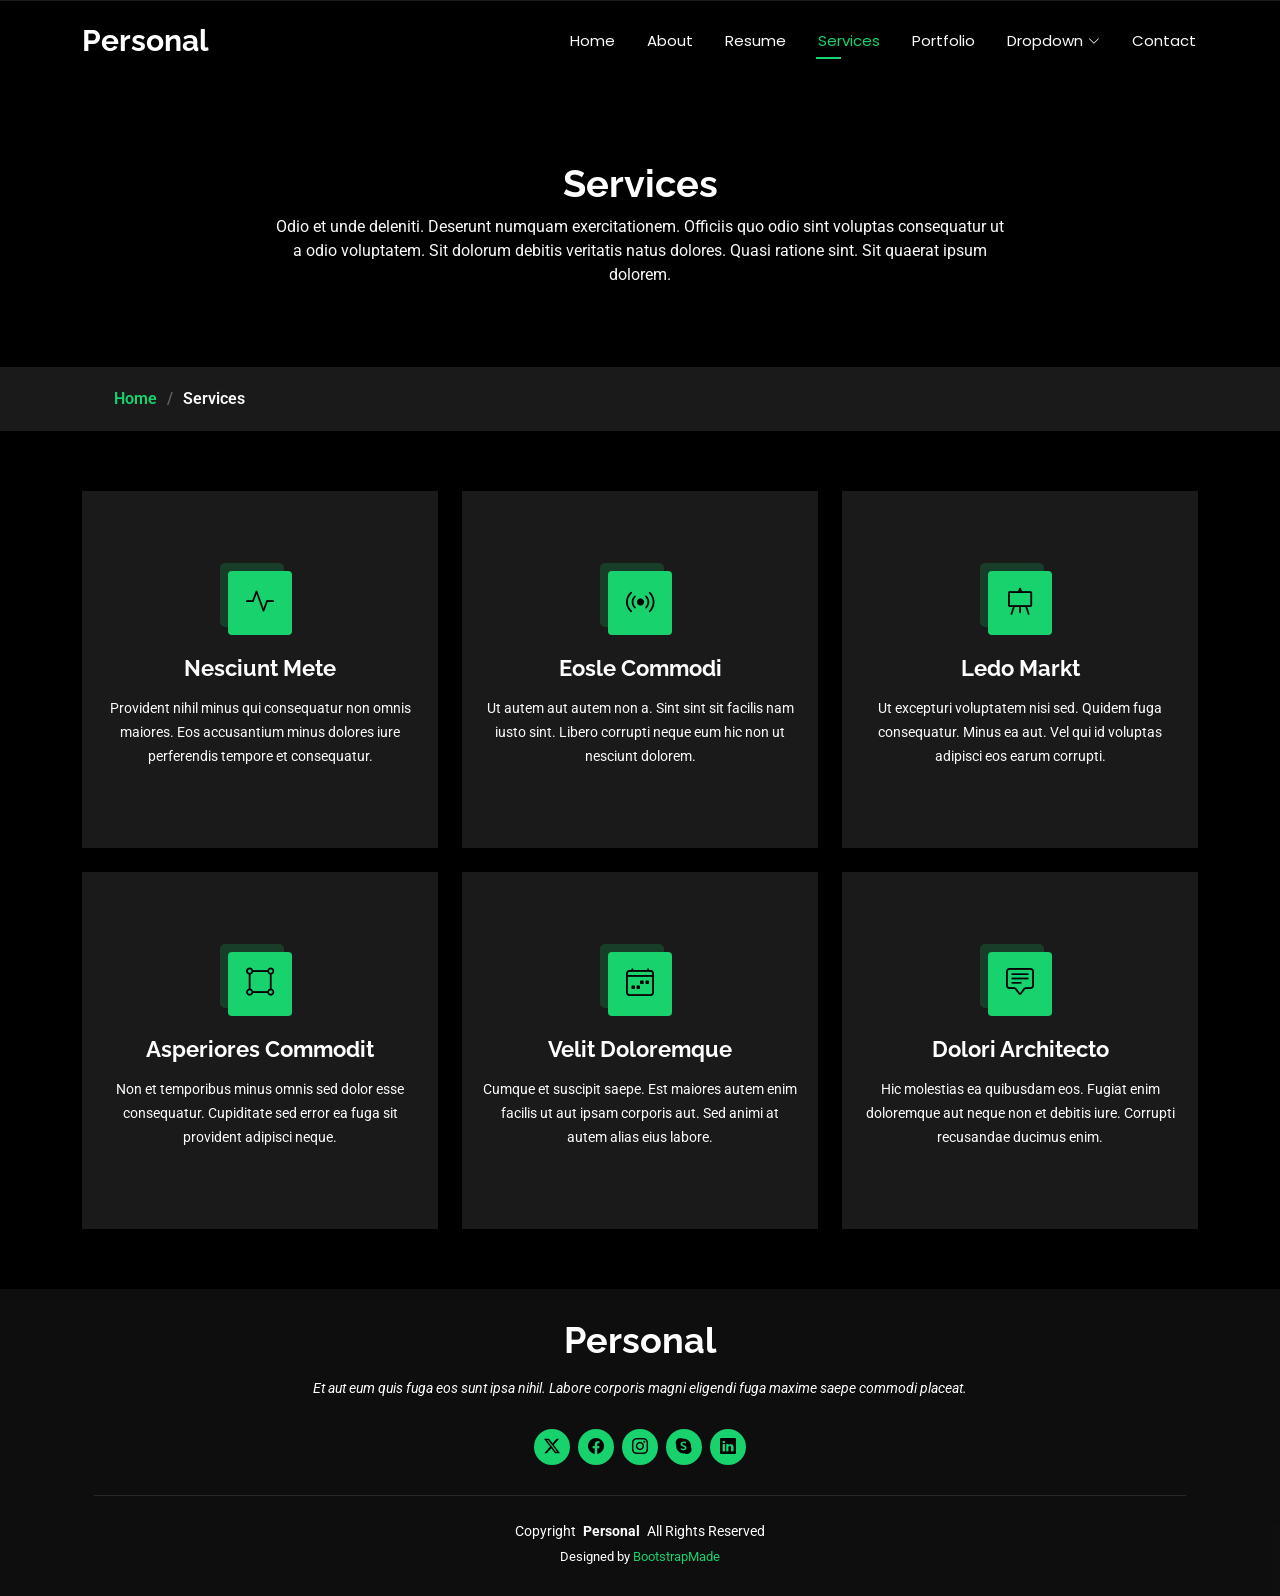
<file: Personal/services.html>
<!DOCTYPE html>
<html lang="en">

<head>
  <meta charset="utf-8">
  <meta content="width=device-width, initial-scale=1.0" name="viewport">
  <title>Services - Personal Bootstrap Template</title>
  <meta name="description" content="">
  <meta name="keywords" content="">

  <!-- Favicons -->
  <link href="assets/img/favicon.png" rel="icon">
  <link href="assets/img/apple-touch-icon.png" rel="apple-touch-icon">

  <!-- Fonts -->
  <link href="https://fonts.googleapis.com" rel="preconnect">
  <link href="https://fonts.gstatic.com" rel="preconnect" crossorigin>
  <link href="https://fonts.googleapis.com/css2?family=Roboto:ital,wght@0,100;0,300;0,400;0,500;0,700;0,900;1,100;1,300;1,400;1,500;1,700;1,900&family=Poppins:ital,wght@0,100;0,200;0,300;0,400;0,500;0,600;0,700;0,800;0,900;1,100;1,200;1,300;1,400;1,500;1,600;1,700;1,800;1,900&family=Raleway:ital,wght@0,100;0,200;0,300;0,400;0,500;0,600;0,700;0,800;0,900;1,100;1,200;1,300;1,400;1,500;1,600;1,700;1,800;1,900&display=swap" rel="stylesheet">

  <!-- Vendor CSS Files -->
  <link href="assets/vendor/bootstrap/css/bootstrap.min.css" rel="stylesheet">
  <link href="assets/vendor/bootstrap-icons/bootstrap-icons.css" rel="stylesheet">
  <link href="assets/vendor/aos/aos.css" rel="stylesheet">
  <link href="assets/vendor/swiper/swiper-bundle.min.css" rel="stylesheet">
  <link href="assets/vendor/glightbox/css/glightbox.min.css" rel="stylesheet">

  <!-- Main CSS File -->
  <link href="assets/css/main.css" rel="stylesheet">

  <!-- =======================================================
  * Template Name: Personal
  * Template URL: https://bootstrapmade.com/personal-free-resume-bootstrap-template/
  * Updated: Nov 04 2024 with Bootstrap v5.3.3
  * Author: BootstrapMade.com
  * License: https://bootstrapmade.com/license/
  ======================================================== -->
</head>

<body class="services-page">

  <header id="header" class="header d-flex align-items-center fixed-top">
    <div class="container-fluid container-xl position-relative d-flex align-items-center justify-content-between">

      <a href="index.html" class="logo d-flex align-items-center">
        <!-- Uncomment the line below if you also wish to use an image logo -->
        <!-- <img src="assets/img/logo.png" alt=""> -->
        <h1 class="sitename">Personal</h1>
      </a>

      <nav id="navmenu" class="navmenu">
        <ul>
          <li><a href="index.html">Home</a></li>
          <li><a href="about.html">About</a></li>
          <li><a href="resume.html">Resume</a></li>
          <li><a href="services.html" class="active">Services</a></li>
          <li><a href="portfolio.html">Portfolio</a></li>
          <li class="dropdown"><a href="#"><span>Dropdown</span> <i class="bi bi-chevron-down toggle-dropdown"></i></a>
            <ul>
              <li><a href="#">Dropdown 1</a></li>
              <li class="dropdown"><a href="#"><span>Deep Dropdown</span> <i class="bi bi-chevron-down toggle-dropdown"></i></a>
                <ul>
                  <li><a href="#">Deep Dropdown 1</a></li>
                  <li><a href="#">Deep Dropdown 2</a></li>
                  <li><a href="#">Deep Dropdown 3</a></li>
                  <li><a href="#">Deep Dropdown 4</a></li>
                  <li><a href="#">Deep Dropdown 5</a></li>
                </ul>
              </li>
              <li><a href="#">Dropdown 2</a></li>
              <li><a href="#">Dropdown 3</a></li>
              <li><a href="#">Dropdown 4</a></li>
            </ul>
          </li>
          <li><a href="contact.html">Contact</a></li>
        </ul>
        <i class="mobile-nav-toggle d-xl-none bi bi-list"></i>
      </nav>

    </div>
  </header>

  <main class="main">

    <!-- Page Title -->
    <div class="page-title" data-aos="fade">
      <div class="heading">
        <div class="container">
          <div class="row d-flex justify-content-center text-center">
            <div class="col-lg-8">
              <h1>Services</h1>
              <p class="mb-0">Odio et unde deleniti. Deserunt numquam exercitationem. Officiis quo odio sint voluptas consequatur ut a odio voluptatem. Sit dolorum debitis veritatis natus dolores. Quasi ratione sint. Sit quaerat ipsum dolorem.</p>
            </div>
          </div>
        </div>
      </div>
      <nav class="breadcrumbs">
        <div class="container">
          <ol>
            <li><a href="index.html">Home</a></li>
            <li class="current">Services</li>
          </ol>
        </div>
      </nav>
    </div><!-- End Page Title -->

    <!-- Services Section -->
    <section id="services" class="services section">

      <div class="container">

        <div class="row gy-4">

          <div class="col-lg-4 col-md-6" data-aos="fade-up" data-aos-delay="100">
            <div class="service-item  position-relative">
              <div class="icon">
                <i class="bi bi-activity"></i>
              </div>
              <a href="service-details.html" class="stretched-link">
                <h3>Nesciunt Mete</h3>
              </a>
              <p>Provident nihil minus qui consequatur non omnis maiores. Eos accusantium minus dolores iure perferendis tempore et consequatur.</p>
            </div>
          </div><!-- End Service Item -->

          <div class="col-lg-4 col-md-6" data-aos="fade-up" data-aos-delay="200">
            <div class="service-item position-relative">
              <div class="icon">
                <i class="bi bi-broadcast"></i>
              </div>
              <a href="service-details.html" class="stretched-link">
                <h3>Eosle Commodi</h3>
              </a>
              <p>Ut autem aut autem non a. Sint sint sit facilis nam iusto sint. Libero corrupti neque eum hic non ut nesciunt dolorem.</p>
            </div>
          </div><!-- End Service Item -->

          <div class="col-lg-4 col-md-6" data-aos="fade-up" data-aos-delay="300">
            <div class="service-item position-relative">
              <div class="icon">
                <i class="bi bi-easel"></i>
              </div>
              <a href="service-details.html" class="stretched-link">
                <h3>Ledo Markt</h3>
              </a>
              <p>Ut excepturi voluptatem nisi sed. Quidem fuga consequatur. Minus ea aut. Vel qui id voluptas adipisci eos earum corrupti.</p>
            </div>
          </div><!-- End Service Item -->

          <div class="col-lg-4 col-md-6" data-aos="fade-up" data-aos-delay="400">
            <div class="service-item position-relative">
              <div class="icon">
                <i class="bi bi-bounding-box-circles"></i>
              </div>
              <a href="service-details.html" class="stretched-link">
                <h3>Asperiores Commodit</h3>
              </a>
              <p>Non et temporibus minus omnis sed dolor esse consequatur. Cupiditate sed error ea fuga sit provident adipisci neque.</p>
              <a href="service-details.html" class="stretched-link"></a>
            </div>
          </div><!-- End Service Item -->

          <div class="col-lg-4 col-md-6" data-aos="fade-up" data-aos-delay="500">
            <div class="service-item position-relative">
              <div class="icon">
                <i class="bi bi-calendar4-week"></i>
              </div>
              <a href="service-details.html" class="stretched-link">
                <h3>Velit Doloremque</h3>
              </a>
              <p>Cumque et suscipit saepe. Est maiores autem enim facilis ut aut ipsam corporis aut. Sed animi at autem alias eius labore.</p>
              <a href="service-details.html" class="stretched-link"></a>
            </div>
          </div><!-- End Service Item -->

          <div class="col-lg-4 col-md-6" data-aos="fade-up" data-aos-delay="600">
            <div class="service-item position-relative">
              <div class="icon">
                <i class="bi bi-chat-square-text"></i>
              </div>
              <a href="service-details.html" class="stretched-link">
                <h3>Dolori Architecto</h3>
              </a>
              <p>Hic molestias ea quibusdam eos. Fugiat enim doloremque aut neque non et debitis iure. Corrupti recusandae ducimus enim.</p>
              <a href="service-details.html" class="stretched-link"></a>
            </div>
          </div><!-- End Service Item -->

        </div>

      </div>

    </section><!-- /Services Section -->

  </main>

  <footer id="footer" class="footer dark-background">
    <div class="container">
      <h3 class="sitename">Personal</h3>
      <p>Et aut eum quis fuga eos sunt ipsa nihil. Labore corporis magni eligendi fuga maxime saepe commodi placeat.</p>
      <div class="social-links d-flex justify-content-center">
        <a href=""><i class="bi bi-twitter-x"></i></a>
        <a href=""><i class="bi bi-facebook"></i></a>
        <a href=""><i class="bi bi-instagram"></i></a>
        <a href=""><i class="bi bi-skype"></i></a>
        <a href=""><i class="bi bi-linkedin"></i></a>
      </div>
      <div class="container">
        <div class="copyright">
          <span>Copyright</span> <strong class="px-1 sitename">Personal</strong> <span>All Rights Reserved</span>
        </div>
        <div class="credits">
          <!-- All the links in the footer should remain intact. -->
          <!-- You can delete the links only if you've purchased the pro version. -->
          <!-- Licensing information: https://bootstrapmade.com/license/ -->
          <!-- Purchase the pro version with working PHP/AJAX contact form: [buy-url] -->
          Designed by <a href="https://bootstrapmade.com/">BootstrapMade</a>
        </div>
      </div>
    </div>
  </footer>

  <!-- Scroll Top -->
  <a href="#" id="scroll-top" class="scroll-top d-flex align-items-center justify-content-center"><i class="bi bi-arrow-up-short"></i></a>

  <!-- Preloader -->
  <div id="preloader"></div>

  <!-- Vendor JS Files -->
  <script src="assets/vendor/bootstrap/js/bootstrap.bundle.min.js"></script>
  <script src="assets/vendor/php-email-form/validate.js"></script>
  <script src="assets/vendor/aos/aos.js"></script>
  <script src="assets/vendor/typed.js/typed.umd.js"></script>
  <script src="assets/vendor/purecounter/purecounter_vanilla.js"></script>
  <script src="assets/vendor/waypoints/noframework.waypoints.js"></script>
  <script src="assets/vendor/swiper/swiper-bundle.min.js"></script>
  <script src="assets/vendor/glightbox/js/glightbox.min.js"></script>
  <script src="assets/vendor/imagesloaded/imagesloaded.pkgd.min.js"></script>
  <script src="assets/vendor/isotope-layout/isotope.pkgd.min.js"></script>

  <!-- Main JS File -->
  <script src="assets/js/main.js"></script>

</body>

</html>
</file>
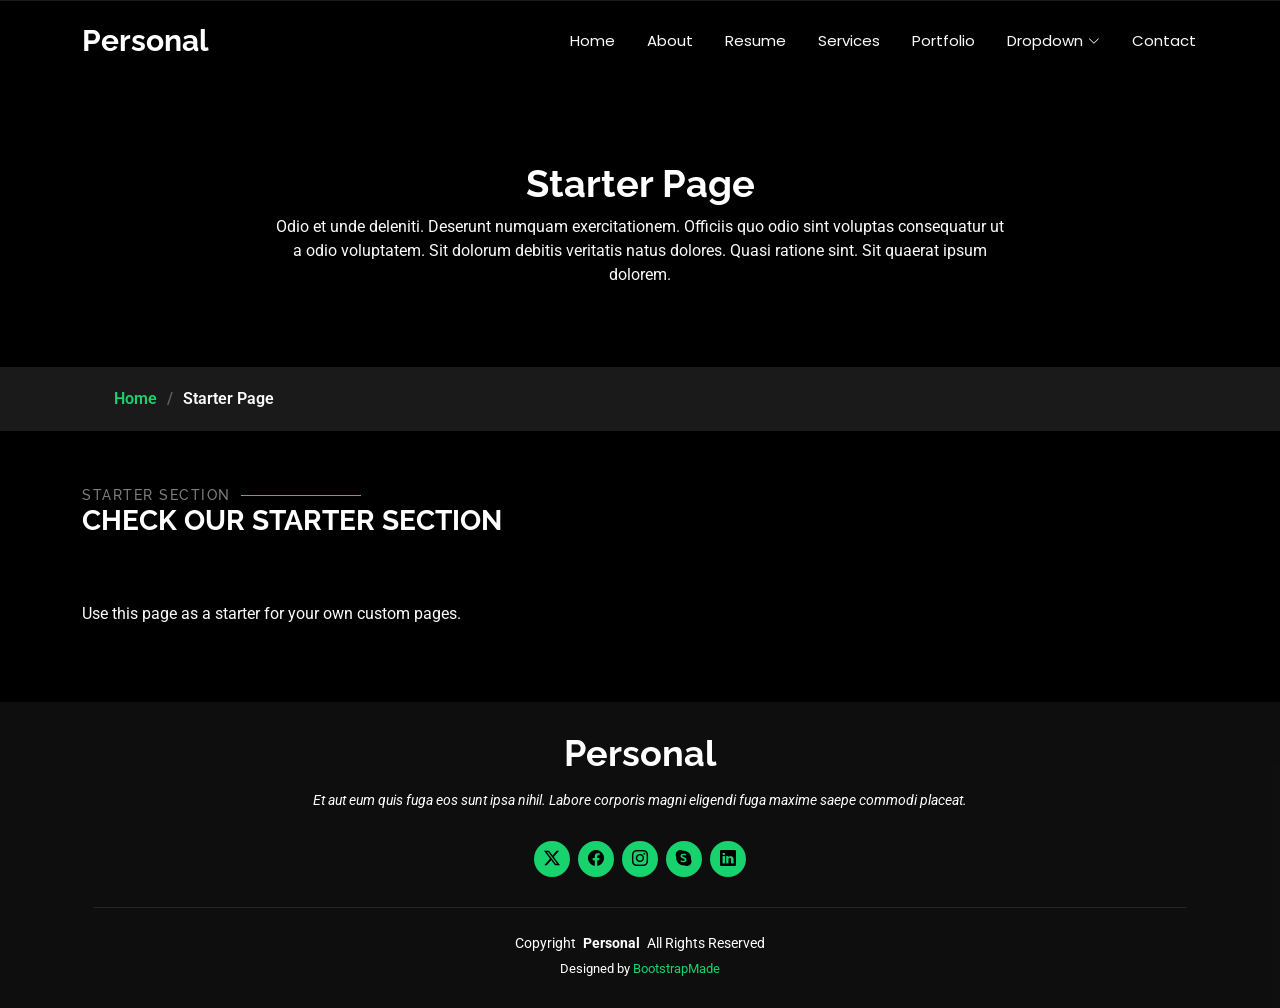
<file: Personal/starter-page.html>
<!DOCTYPE html>
<html lang="en">

<head>
  <meta charset="utf-8">
  <meta content="width=device-width, initial-scale=1.0" name="viewport">
  <title>Starter Page - Personal Bootstrap Template</title>
  <meta name="description" content="">
  <meta name="keywords" content="">

  <!-- Favicons -->
  <link href="assets/img/favicon.png" rel="icon">
  <link href="assets/img/apple-touch-icon.png" rel="apple-touch-icon">

  <!-- Fonts -->
  <link href="https://fonts.googleapis.com" rel="preconnect">
  <link href="https://fonts.gstatic.com" rel="preconnect" crossorigin>
  <link href="https://fonts.googleapis.com/css2?family=Roboto:ital,wght@0,100;0,300;0,400;0,500;0,700;0,900;1,100;1,300;1,400;1,500;1,700;1,900&family=Poppins:ital,wght@0,100;0,200;0,300;0,400;0,500;0,600;0,700;0,800;0,900;1,100;1,200;1,300;1,400;1,500;1,600;1,700;1,800;1,900&family=Raleway:ital,wght@0,100;0,200;0,300;0,400;0,500;0,600;0,700;0,800;0,900;1,100;1,200;1,300;1,400;1,500;1,600;1,700;1,800;1,900&display=swap" rel="stylesheet">

  <!-- Vendor CSS Files -->
  <link href="assets/vendor/bootstrap/css/bootstrap.min.css" rel="stylesheet">
  <link href="assets/vendor/bootstrap-icons/bootstrap-icons.css" rel="stylesheet">
  <link href="assets/vendor/aos/aos.css" rel="stylesheet">
  <link href="assets/vendor/swiper/swiper-bundle.min.css" rel="stylesheet">
  <link href="assets/vendor/glightbox/css/glightbox.min.css" rel="stylesheet">

  <!-- Main CSS File -->
  <link href="assets/css/main.css" rel="stylesheet">

  <!-- =======================================================
  * Template Name: Personal
  * Template URL: https://bootstrapmade.com/personal-free-resume-bootstrap-template/
  * Updated: Nov 04 2024 with Bootstrap v5.3.3
  * Author: BootstrapMade.com
  * License: https://bootstrapmade.com/license/
  ======================================================== -->
</head>

<body class="starter-page-page">

  <header id="header" class="header d-flex align-items-center fixed-top">
    <div class="container-fluid container-xl position-relative d-flex align-items-center justify-content-between">

      <a href="index.html" class="logo d-flex align-items-center">
        <!-- Uncomment the line below if you also wish to use an image logo -->
        <!-- <img src="assets/img/logo.png" alt=""> -->
        <h1 class="sitename">Personal</h1>
      </a>

      <nav id="navmenu" class="navmenu">
        <ul>
          <li><a href="index.html">Home</a></li>
          <li><a href="about.html">About</a></li>
          <li><a href="resume.html">Resume</a></li>
          <li><a href="services.html">Services</a></li>
          <li><a href="portfolio.html">Portfolio</a></li>
          <li class="dropdown"><a href="#"><span>Dropdown</span> <i class="bi bi-chevron-down toggle-dropdown"></i></a>
            <ul>
              <li><a href="#">Dropdown 1</a></li>
              <li class="dropdown"><a href="#"><span>Deep Dropdown</span> <i class="bi bi-chevron-down toggle-dropdown"></i></a>
                <ul>
                  <li><a href="#">Deep Dropdown 1</a></li>
                  <li><a href="#">Deep Dropdown 2</a></li>
                  <li><a href="#">Deep Dropdown 3</a></li>
                  <li><a href="#">Deep Dropdown 4</a></li>
                  <li><a href="#">Deep Dropdown 5</a></li>
                </ul>
              </li>
              <li><a href="#">Dropdown 2</a></li>
              <li><a href="#">Dropdown 3</a></li>
              <li><a href="#">Dropdown 4</a></li>
            </ul>
          </li>
          <li><a href="contact.html">Contact</a></li>
        </ul>
        <i class="mobile-nav-toggle d-xl-none bi bi-list"></i>
      </nav>

    </div>
  </header>

  <main class="main">

    <!-- Page Title -->
    <div class="page-title" data-aos="fade">
      <div class="heading">
        <div class="container">
          <div class="row d-flex justify-content-center text-center">
            <div class="col-lg-8">
              <h1>Starter Page</h1>
              <p class="mb-0">Odio et unde deleniti. Deserunt numquam exercitationem. Officiis quo odio sint voluptas consequatur ut a odio voluptatem. Sit dolorum debitis veritatis natus dolores. Quasi ratione sint. Sit quaerat ipsum dolorem.</p>
            </div>
          </div>
        </div>
      </div>
      <nav class="breadcrumbs">
        <div class="container">
          <ol>
            <li><a href="index.html">Home</a></li>
            <li class="current">Starter Page</li>
          </ol>
        </div>
      </nav>
    </div><!-- End Page Title -->

    <!-- Starter Section Section -->
    <section id="starter-section" class="starter-section section">

      <!-- Section Title -->
      <div class="container section-title" data-aos="fade-up">
        <h2>Starter Section</h2>
        <div><span>Check Our</span> <span class="description-title">Starter Section</span></div>
      </div><!-- End Section Title -->

      <div class="container" data-aos="fade-up">
        <p>Use this page as a starter for your own custom pages.</p>
      </div>

    </section><!-- /Starter Section Section -->

  </main>

  <footer id="footer" class="footer dark-background">
    <div class="container">
      <h3 class="sitename">Personal</h3>
      <p>Et aut eum quis fuga eos sunt ipsa nihil. Labore corporis magni eligendi fuga maxime saepe commodi placeat.</p>
      <div class="social-links d-flex justify-content-center">
        <a href=""><i class="bi bi-twitter-x"></i></a>
        <a href=""><i class="bi bi-facebook"></i></a>
        <a href=""><i class="bi bi-instagram"></i></a>
        <a href=""><i class="bi bi-skype"></i></a>
        <a href=""><i class="bi bi-linkedin"></i></a>
      </div>
      <div class="container">
        <div class="copyright">
          <span>Copyright</span> <strong class="px-1 sitename">Personal</strong> <span>All Rights Reserved</span>
        </div>
        <div class="credits">
          <!-- All the links in the footer should remain intact. -->
          <!-- You can delete the links only if you've purchased the pro version. -->
          <!-- Licensing information: https://bootstrapmade.com/license/ -->
          <!-- Purchase the pro version with working PHP/AJAX contact form: [buy-url] -->
          Designed by <a href="https://bootstrapmade.com/">BootstrapMade</a>
        </div>
      </div>
    </div>
  </footer>

  <!-- Scroll Top -->
  <a href="#" id="scroll-top" class="scroll-top d-flex align-items-center justify-content-center"><i class="bi bi-arrow-up-short"></i></a>

  <!-- Preloader -->
  <div id="preloader"></div>

  <!-- Vendor JS Files -->
  <script src="assets/vendor/bootstrap/js/bootstrap.bundle.min.js"></script>
  <script src="assets/vendor/php-email-form/validate.js"></script>
  <script src="assets/vendor/aos/aos.js"></script>
  <script src="assets/vendor/typed.js/typed.umd.js"></script>
  <script src="assets/vendor/purecounter/purecounter_vanilla.js"></script>
  <script src="assets/vendor/waypoints/noframework.waypoints.js"></script>
  <script src="assets/vendor/swiper/swiper-bundle.min.js"></script>
  <script src="assets/vendor/glightbox/js/glightbox.min.js"></script>
  <script src="assets/vendor/imagesloaded/imagesloaded.pkgd.min.js"></script>
  <script src="assets/vendor/isotope-layout/isotope.pkgd.min.js"></script>

  <!-- Main JS File -->
  <script src="assets/js/main.js"></script>

</body>

</html>
</file>
<file: Personal/assets/css/main.css>
/**
* Template Name: Personal
* Template URL: https://bootstrapmade.com/personal-free-resume-bootstrap-template/
* Updated: Nov 04 2024 with Bootstrap v5.3.3
* Author: BootstrapMade.com
* License: https://bootstrapmade.com/license/
*/

/*--------------------------------------------------------------
# Font & Color Variables
# Help: https://bootstrapmade.com/color-system/
--------------------------------------------------------------*/
/* Fonts */
:root {
  --default-font: "Roboto",  system-ui, -apple-system, "Segoe UI", Roboto, "Helvetica Neue", Arial, "Noto Sans", "Liberation Sans", sans-serif, "Apple Color Emoji", "Segoe UI Emoji", "Segoe UI Symbol", "Noto Color Emoji";
  --heading-font: "Raleway",  sans-serif;
  --nav-font: "Poppins",  sans-serif;
}

/* Global Colors - The following color variables are used throughout the website. Updating them here will change the color scheme of the entire website */
:root { 
  --background-color: #000000; /* Background color for the entire website, including individual sections */
  --default-color: #fafafa; /* Default color used for the majority of the text content across the entire website */
  --heading-color: #ffffff; /* Color for headings, subheadings and title throughout the website */
  --accent-color: #18d26e; /* Accent color that represents your brand on the website. It's used for buttons, links, and other elements that need to stand out */
  --surface-color: #1a1a1a; /* The surface color is used as a background of boxed elements within sections, such as cards, icon boxes, or other elements that require a visual separation from the global background. */
  --contrast-color: #000000; /* Contrast color for text, ensuring readability against backgrounds of accent, heading, or default colors. */
}

/* Nav Menu Colors - The following color variables are used specifically for the navigation menu. They are separate from the global colors to allow for more customization options */
:root {
  --nav-color: #fafafa;  /* The default color of the main navmenu links */
  --nav-hover-color: #18d26e; /* Applied to main navmenu links when they are hovered over or active */
  --nav-mobile-background-color: #1a1a1a; /* Used as the background color for mobile navigation menu */
  --nav-dropdown-background-color: #1a1a1a; /* Used as the background color for dropdown items that appear when hovering over primary navigation items */
  --nav-dropdown-color: #fafafa; /* Used for navigation links of the dropdown items in the navigation menu. */
  --nav-dropdown-hover-color: #18d26e; /* Similar to --nav-hover-color, this color is applied to dropdown navigation links when they are hovered over. */
}

/* Color Presets - These classes override global colors when applied to any section or element, providing reuse of the sam color scheme. */

.light-background {
  --background-color: #1a1a1a;
  --surface-color: #343434;
}

.dark-background {
  --background-color: rgba(15, 15, 15, 0.975);
  --default-color: #ffffff;
  --heading-color: #ffffff;
  --surface-color: #292929f9;
  --contrast-color: #000000;
}

/* Smooth scroll */
:root {
  scroll-behavior: smooth;
}

/*--------------------------------------------------------------
# General Styling & Shared Classes
--------------------------------------------------------------*/
body {
  color: var(--default-color);
  background-color: var(--background-color);
  font-family: var(--default-font);
}

a {
  color: var(--accent-color);
  text-decoration: none;
  transition: 0.3s;
}

a:hover {
  color: color-mix(in srgb, var(--accent-color), transparent 25%);
  text-decoration: none;
}

h1,
h2,
h3,
h4,
h5,
h6 {
  color: var(--heading-color);
  font-family: var(--heading-font);
}

/* PHP Email Form Messages
------------------------------*/
.php-email-form .error-message {
  display: none;
  background: #df1529;
  color: #ffffff;
  text-align: left;
  padding: 15px;
  margin-bottom: 24px;
  font-weight: 600;
}

.php-email-form .sent-message {
  display: none;
  color: #ffffff;
  background: #059652;
  text-align: center;
  padding: 15px;
  margin-bottom: 24px;
  font-weight: 600;
}

.php-email-form .loading {
  display: none;
  background: var(--surface-color);
  text-align: center;
  padding: 15px;
  margin-bottom: 24px;
}

.php-email-form .loading:before {
  content: "";
  display: inline-block;
  border-radius: 50%;
  width: 24px;
  height: 24px;
  margin: 0 10px -6px 0;
  border: 3px solid var(--accent-color);
  border-top-color: var(--surface-color);
  animation: php-email-form-loading 1s linear infinite;
}

@keyframes php-email-form-loading {
  0% {
    transform: rotate(0deg);
  }

  100% {
    transform: rotate(360deg);
  }
}

/*--------------------------------------------------------------
# Global Header
--------------------------------------------------------------*/
.header {
  --background-color: rgba(0, 0, 0, 0);
  color: var(--default-color);
  background-color: var(--background-color);
  padding: 15px 0;
  transition: all 0.5s;
  z-index: 997;
}

.header .logo {
  line-height: 1;
}

.header .logo img {
  max-height: 32px;
  margin-right: 8px;
}

.header .logo h1 {
  font-size: 30px;
  margin: 0;
  font-weight: 700;
  color: var(--heading-color);
}

.scrolled .header {
  box-shadow: 0px 0 18px rgba(0, 0, 0, 0.1);
}

/* Global Header on Scroll
------------------------------*/
.scrolled .header {
  --background-color: rgba(0, 0, 0, 0.8);
}

/*--------------------------------------------------------------
# Navigation Menu
--------------------------------------------------------------*/
/* Desktop Navigation */
@media (min-width: 1200px) {
  .navmenu {
    padding: 0;
  }

  .navmenu ul {
    margin: 0;
    padding: 0;
    display: flex;
    list-style: none;
    align-items: center;
  }

  .navmenu li {
    position: relative;
  }

  .navmenu>ul>li {
    white-space: nowrap;
    padding: 15px 14px;
  }

  .navmenu>ul>li:last-child {
    padding-right: 0;
  }

  .navmenu a,
  .navmenu a:focus {
    color: var(--nav-color);
    font-size: 15px;
    padding: 0 2px;
    font-family: var(--nav-font);
    font-weight: 400;
    display: flex;
    align-items: center;
    justify-content: space-between;
    white-space: nowrap;
    transition: 0.3s;
    position: relative;
  }

  .navmenu a i,
  .navmenu a:focus i {
    font-size: 12px;
    line-height: 0;
    margin-left: 5px;
    transition: 0.3s;
  }

  .navmenu>ul>li>a:before {
    content: "";
    position: absolute;
    height: 2px;
    bottom: -6px;
    left: 0;
    background-color: var(--nav-hover-color);
    visibility: hidden;
    width: 0px;
    transition: all 0.3s ease-in-out 0s;
  }

  .navmenu a:hover:before,
  .navmenu li:hover>a:before,
  .navmenu .active:before {
    visibility: visible;
    width: 25px;
  }

  .navmenu li:hover>a,
  .navmenu .active,
  .navmenu .active:focus {
    color: var(--nav-hover-color);
  }

  .navmenu .dropdown ul {
    margin: 0;
    padding: 10px 0;
    background: var(--nav-dropdown-background-color);
    display: block;
    position: absolute;
    visibility: hidden;
    left: 14px;
    top: 130%;
    opacity: 0;
    transition: 0.3s;
    border-radius: 4px;
    z-index: 99;
    box-shadow: 0px 0px 30px rgba(0, 0, 0, 0.1);
  }

  .navmenu .dropdown ul li {
    min-width: 200px;
  }

  .navmenu .dropdown ul a {
    padding: 10px 20px;
    font-size: 15px;
    text-transform: none;
    color: var(--nav-dropdown-color);
  }

  .navmenu .dropdown ul a i {
    font-size: 12px;
  }

  .navmenu .dropdown ul a:hover,
  .navmenu .dropdown ul .active:hover,
  .navmenu .dropdown ul li:hover>a {
    color: var(--nav-dropdown-hover-color);
  }

  .navmenu .dropdown:hover>ul {
    opacity: 1;
    top: 100%;
    visibility: visible;
  }

  .navmenu .dropdown .dropdown ul {
    top: 0;
    left: -90%;
    visibility: hidden;
  }

  .navmenu .dropdown .dropdown:hover>ul {
    opacity: 1;
    top: 0;
    left: -100%;
    visibility: visible;
  }
}

/* Mobile Navigation */
@media (max-width: 1199px) {
  .mobile-nav-toggle {
    color: var(--nav-color);
    font-size: 28px;
    line-height: 0;
    margin-right: 10px;
    cursor: pointer;
    transition: color 0.3s;
  }

  .navmenu {
    padding: 0;
    z-index: 9997;
  }

  .navmenu ul {
    display: none;
    list-style: none;
    position: absolute;
    inset: 60px 20px 20px 20px;
    padding: 10px 0;
    margin: 0;
    border-radius: 6px;
    background-color: var(--nav-mobile-background-color);
    border: 1px solid color-mix(in srgb, var(--default-color), transparent 90%);
    box-shadow: none;
    overflow-y: auto;
    transition: 0.3s;
    z-index: 9998;
  }

  .navmenu a,
  .navmenu a:focus {
    color: var(--nav-dropdown-color);
    padding: 10px 20px;
    font-family: var(--nav-font);
    font-size: 17px;
    font-weight: 500;
    display: flex;
    align-items: center;
    justify-content: space-between;
    white-space: nowrap;
    transition: 0.3s;
  }

  .navmenu a i,
  .navmenu a:focus i {
    font-size: 12px;
    line-height: 0;
    margin-left: 5px;
    width: 30px;
    height: 30px;
    display: flex;
    align-items: center;
    justify-content: center;
    border-radius: 50%;
    transition: 0.3s;
    background-color: color-mix(in srgb, var(--accent-color), transparent 90%);
  }

  .navmenu a i:hover,
  .navmenu a:focus i:hover {
    background-color: var(--accent-color);
    color: var(--contrast-color);
  }

  .navmenu a:hover,
  .navmenu .active,
  .navmenu .active:focus {
    color: var(--nav-dropdown-hover-color);
  }

  .navmenu .active i,
  .navmenu .active:focus i {
    background-color: var(--accent-color);
    color: var(--contrast-color);
    transform: rotate(180deg);
  }

  .navmenu .dropdown ul {
    position: static;
    display: none;
    z-index: 99;
    padding: 10px 0;
    margin: 10px 20px;
    background-color: var(--nav-dropdown-background-color);
    transition: all 0.5s ease-in-out;
  }

  .navmenu .dropdown ul ul {
    background-color: rgba(33, 37, 41, 0.1);
  }

  .navmenu .dropdown>.dropdown-active {
    display: block;
    background-color: rgba(33, 37, 41, 0.03);
  }

  .mobile-nav-active {
    overflow: hidden;
  }

  .mobile-nav-active .mobile-nav-toggle {
    color: #fff;
    position: absolute;
    font-size: 32px;
    top: 15px;
    right: 15px;
    margin-right: 0;
    z-index: 9999;
  }

  .mobile-nav-active .navmenu {
    position: fixed;
    overflow: hidden;
    inset: 0;
    background: rgba(33, 37, 41, 0.8);
    transition: 0.3s;
  }

  .mobile-nav-active .navmenu>ul {
    display: block;
  }
}

/*--------------------------------------------------------------
# Global Footer
--------------------------------------------------------------*/
.footer {
  color: var(--default-color);
  background-color: var(--background-color);
  font-size: 14px;
  text-align: center;
  padding: 30px 0;
  position: relative;
}

.footer h3 {
  font-size: 36px;
  font-weight: 700;
  position: relative;
  padding: 0;
  margin: 0 0 15px 0;
}

.footer p {
  font-size: 15;
  font-style: italic;
  padding: 0;
  margin: 0 0 30px 0;
}

.footer .social-links {
  margin: 0 0 30px 0;
}

.footer .social-links a {
  font-size: 16px;
  display: flex;
  align-items: center;
  justify-content: center;
  background: var(--accent-color);
  color: var(--contrast-color);
  line-height: 1;
  margin: 0 4px;
  border-radius: 50%;
  text-align: center;
  width: 36px;
  height: 36px;
  transition: 0.3s;
}

.footer .social-links a:hover {
  background: color-mix(in srgb, var(--accent-color), transparent 20%);
  text-decoration: none;
}

.footer .copyright {
  padding-top: 25px;
  border-top: 1px solid color-mix(in srgb, var(--default-color), transparent 90%);
}

.footer .credits {
  font-size: 13px;
  padding-top: 5px;
}

/*--------------------------------------------------------------
# Preloader
--------------------------------------------------------------*/
#preloader {
  position: fixed;
  inset: 0;
  z-index: 999999;
  overflow: hidden;
  background: var(--background-color);
  transition: all 0.6s ease-out;
}

#preloader:before {
  content: "";
  position: fixed;
  top: calc(50% - 30px);
  left: calc(50% - 30px);
  border: 6px solid #ffffff;
  border-color: var(--accent-color) transparent var(--accent-color) transparent;
  border-radius: 50%;
  width: 60px;
  height: 60px;
  animation: animate-preloader 1.5s linear infinite;
}

@keyframes animate-preloader {
  0% {
    transform: rotate(0deg);
  }

  100% {
    transform: rotate(360deg);
  }
}

/*--------------------------------------------------------------
# Scroll Top Button
--------------------------------------------------------------*/
.scroll-top {
  position: fixed;
  visibility: hidden;
  opacity: 0;
  right: 15px;
  bottom: -15px;
  z-index: 99999;
  background-color: var(--accent-color);
  width: 44px;
  height: 44px;
  border-radius: 50px;
  transition: all 0.4s;
}

.scroll-top i {
  font-size: 24px;
  color: var(--contrast-color);
  line-height: 0;
}

.scroll-top:hover {
  background-color: color-mix(in srgb, var(--accent-color), transparent 20%);
  color: var(--contrast-color);
}

.scroll-top.active {
  visibility: visible;
  opacity: 1;
  bottom: 15px;
}

/*--------------------------------------------------------------
# Disable aos animation delay on mobile devices
--------------------------------------------------------------*/
@media screen and (max-width: 768px) {
  [data-aos-delay] {
    transition-delay: 0 !important;
  }
}

/*--------------------------------------------------------------
# Global Page Titles & Breadcrumbs
--------------------------------------------------------------*/
.page-title {
  color: var(--default-color);
  background-color: var(--background-color);
  position: relative;
}

.page-title .heading {
  padding: 160px 0 80px 0;
  border-top: 1px solid color-mix(in srgb, var(--default-color), transparent 90%);
}

.page-title .heading h1 {
  font-size: 38px;
  font-weight: 700;
}

.page-title nav {
  background-color: color-mix(in srgb, var(--default-color), transparent 90%);
  padding: 20px 0;
}

.page-title nav ol {
  display: flex;
  flex-wrap: wrap;
  list-style: none;
  margin: 0;
  font-size: 16px;
  font-weight: 600;
}

.page-title nav ol li+li {
  padding-left: 10px;
}

.page-title nav ol li+li::before {
  content: "/";
  display: inline-block;
  padding-right: 10px;
  color: color-mix(in srgb, var(--default-color), transparent 70%);
}

/*--------------------------------------------------------------
# Global Sections
--------------------------------------------------------------*/
section,
.section {
  color: var(--default-color);
  background-color: var(--background-color);
  padding: 60px 0;
  scroll-margin-top: 100px;
  overflow: clip;
}

@media (max-width: 1199px) {

  section,
  .section {
    scroll-margin-top: 66px;
  }
}

/*--------------------------------------------------------------
# Global Section Titles
--------------------------------------------------------------*/
.section-title {
  padding-bottom: 60px;
  position: relative;
}

.section-title h2 {
  font-size: 14px;
  font-weight: 500;
  padding: 0;
  line-height: 1px;
  margin: 0;
  letter-spacing: 1.5px;
  text-transform: uppercase;
  color: color-mix(in srgb, var(--default-color), transparent 50%);
  position: relative;
}

.section-title h2::after {
  content: "";
  width: 120px;
  height: 1px;
  display: inline-block;
  background: var(--accent-color);
  margin: 4px 10px;
}

.section-title div {
  color: var(--heading-color);
  margin: 0;
  margin: 0;
  font-size: 28px;
  font-weight: 700;
  text-transform: uppercase;
  font-family: var(--heading-font);
}

/*--------------------------------------------------------------
# Hero Section
--------------------------------------------------------------*/
.hero {
  width: 100%;
  min-height: 100vh;
  position: relative;
  padding: 80px 0;
  display: flex;
  align-items: center;
  justify-content: center;
}

.hero img {
  position: absolute;
  inset: 0;
  display: block;
  width: 100%;
  height: 100%;
  object-fit: cover;
  z-index: 1;
}

.hero .container {
  position: relative;
  z-index: 3;
}

.hero h2 {
  margin: 0;
  font-size: 64px;
  font-weight: 700;
}

.hero p {
  margin: 5px 0 0 0;
  font-size: 26px;
}

.hero p span {
  letter-spacing: 1px;
  border-bottom: 2px solid var(--accent-color);
}

.hero .social-links {
  margin-top: 25px;
}

.hero .social-links a {
  background-color: color-mix(in srgb, var(--default-color), transparent 90%);
  color: var(--default-color);
  font-size: 14px;
  width: 40px;
  height: 40px;
  border-radius: 50px;
  display: inline-flex;
  align-items: center;
  justify-content: center;
  margin-right: 20px;
  transition: 0.3s;
}

.hero .social-links a:hover {
  background-color: var(--accent-color);
}

@media (max-width: 768px) {
  .hero h2 {
    font-size: 32px;
  }

  .hero p {
    font-size: 20px;
  }
}

/*--------------------------------------------------------------
# About Section
--------------------------------------------------------------*/
.about .content h2 {
  font-weight: 700;
  font-size: 24px;
}

.about .content ul {
  list-style: none;
  padding: 0;
}

.about .content ul li {
  margin-bottom: 20px;
  display: flex;
  align-items: center;
}

.about .content ul strong {
  margin-right: 10px;
}

.about .content ul i {
  font-size: 16px;
  margin-right: 5px;
  color: var(--accent-color);
  line-height: 0;
}

/*--------------------------------------------------------------
# Stats Section
--------------------------------------------------------------*/
.stats i {
  background-color: var(--surface-color);
  color: var(--accent-color);
  box-shadow: 0px 2px 25px rgba(0, 0, 0, 0.1);
  width: 54px;
  height: 54px;
  font-size: 24px;
  border-radius: 50px;
  border: 2px solid var(--background-color);
  display: inline-flex;
  align-items: center;
  justify-content: center;
  position: relative;
  z-index: 1;
}

.stats .stats-item {
  background-color: var(--surface-color);
  margin-top: -27px;
  padding: 30px 30px 25px 30px;
  width: 100%;
  position: relative;
  text-align: center;
  box-shadow: 0px 2px 35px rgba(0, 0, 0, 0.1);
  border-radius: 4px;
  z-index: 0;
}

.stats .stats-item span {
  font-size: 36px;
  display: block;
  font-weight: 700;
  color: color-mix(in srgb, var(--default-color), transparent 20%);
}

.stats .stats-item p {
  padding: 0;
  margin: 0;
  font-family: var(--heading-font);
  font-size: 16px;
}

/*--------------------------------------------------------------
# Skills Section
--------------------------------------------------------------*/
.skills .progress {
  height: 60px;
  display: block;
  background: none;
  border-radius: 0;
}

.skills .progress .skill {
  color: var(--heading-color);
  padding: 0;
  margin: 0 0 6px 0;
  text-transform: uppercase;
  display: block;
  font-weight: 600;
  font-family: var(--heading-font);
}

.skills .progress .skill .val {
  float: right;
  font-style: normal;
}

.skills .progress-bar-wrap {
  background: color-mix(in srgb, var(--default-color), transparent 90%);
  height: 10px;
}

.skills .progress-bar {
  width: 1px;
  height: 10px;
  transition: 0.9s;
  background-color: var(--accent-color);
}

/*--------------------------------------------------------------
# Interests Section
--------------------------------------------------------------*/
.interests .features-item {
  background-color: var(--surface-color);
  display: flex;
  align-items: center;
  padding: 20px;
  transition: 0.3s;
  border: 1px solid color-mix(in srgb, var(--default-color), transparent 90%);
  position: relative;
}

.interests .features-item i {
  font-size: 32px;
  padding-right: 10px;
  line-height: 0;
}

.interests .features-item h3 {
  font-weight: 700;
  margin: 0;
  padding: 0;
  line-height: 1;
  font-size: 16px;
}

.interests .features-item h3 a {
  color: var(--heading-color);
  transition: 0.3s;
}

.interests .features-item:hover {
  border-color: var(--accent-color);
}

.interests .features-item:hover h3 a {
  color: var(--accent-color);
}

/*--------------------------------------------------------------
# Testimonials Section
--------------------------------------------------------------*/
.testimonials .testimonials-carousel,
.testimonials .testimonials-slider {
  overflow: hidden;
}

.testimonials .testimonial-item {
  box-sizing: content-box;
  min-height: 320px;
}

.testimonials .testimonial-item .testimonial-img {
  width: 90px;
  border-radius: 50%;
  margin: -40px 0 0 40px;
  position: relative;
  z-index: 2;
  border: 6px solid var(--background-color);
}

.testimonials .testimonial-item h3 {
  font-size: 18px;
  font-weight: bold;
  margin: 10px 0 5px 45px;
}

.testimonials .testimonial-item h4 {
  font-size: 14px;
  color: color-mix(in srgb, var(--default-color), transparent 20%);
  margin: 0 0 0 45px;
}

.testimonials .testimonial-item .quote-icon-left,
.testimonials .testimonial-item .quote-icon-right {
  color: color-mix(in srgb, var(--accent-color), transparent 50%);
  font-size: 26px;
  line-height: 0;
}

.testimonials .testimonial-item .quote-icon-left {
  display: inline-block;
  left: -5px;
  position: relative;
}

.testimonials .testimonial-item .quote-icon-right {
  display: inline-block;
  right: -5px;
  position: relative;
  top: 10px;
  transform: scale(-1, -1);
}

.testimonials .testimonial-item p {
  font-style: italic;
  margin: 0 15px 0 15px;
  padding: 20px 20px 60px 20px;
  background: var(--surface-color);
  border-radius: 6px;
  position: relative;
  z-index: 1;
}

.testimonials .swiper-wrapper {
  height: auto;
}

.testimonials .swiper-pagination {
  margin-top: 20px;
  position: relative;
}

.testimonials .swiper-pagination .swiper-pagination-bullet {
  width: 12px;
  height: 12px;
  background-color: var(--background-color);
  opacity: 1;
  border: 1px solid var(--accent-color);
}

.testimonials .swiper-pagination .swiper-pagination-bullet-active {
  background-color: var(--accent-color);
}

/*--------------------------------------------------------------
# Resume Section
--------------------------------------------------------------*/
.resume .resume-title {
  color: var(--heading-color);
  font-size: 26px;
  font-weight: 700;
  margin-top: 20px;
  margin-bottom: 20px;
}

.resume .resume-item {
  padding: 0 0 20px 20px;
  margin-top: -2px;
  border-left: 2px solid var(--accent-color);
  position: relative;
}

.resume .resume-item h4 {
  line-height: 18px;
  font-size: 18px;
  font-weight: 600;
  text-transform: uppercase;
  color: color-mix(in srgb, var(--default-color), transparent 20%);
  margin-bottom: 10px;
}

.resume .resume-item h5 {
  font-size: 16px;
  padding: 5px 15px;
  display: inline-block;
  font-weight: 600;
  margin-bottom: 10px;
}

.resume .resume-item ul {
  padding-left: 20px;
}

.resume .resume-item ul li {
  padding-bottom: 10px;
}

.resume .resume-item:last-child {
  padding-bottom: 0;
}

.resume .resume-item::before {
  content: "";
  position: absolute;
  width: 16px;
  height: 16px;
  border-radius: 50px;
  left: -9px;
  top: 0;
  background: var(--background-color);
  border: 2px solid var(--accent-color);
}

/*--------------------------------------------------------------
# Services Section
--------------------------------------------------------------*/
.services .service-item {
  background-color: var(--surface-color);
  text-align: center;
  padding: 80px 20px;
  transition: all ease-in-out 0.3s;
  height: 100%;
}

.services .service-item .icon {
  margin: 0 auto;
  width: 64px;
  height: 64px;
  background: var(--accent-color);
  border-radius: 4px;
  display: flex;
  align-items: center;
  justify-content: center;
  margin-bottom: 20px;
  transition: 0.3s;
  transform-style: preserve-3d;
}

.services .service-item .icon i {
  color: var(--contrast-color);
  font-size: 28px;
  transition: ease-in-out 0.3s;
}

.services .service-item .icon::before {
  position: absolute;
  content: "";
  left: -8px;
  top: -8px;
  height: 100%;
  width: 100%;
  background: color-mix(in srgb, var(--accent-color), transparent 80%);
  border-radius: 5px;
  transition: all 0.3s ease-out 0s;
  transform: translateZ(-1px);
}

.services .service-item h3 {
  font-weight: 700;
  margin: 10px 0 15px 0;
  font-size: 22px;
}

.services .service-item p {
  line-height: 24px;
  font-size: 14px;
  margin-bottom: 0;
}

.services .service-item:hover {
  background: var(--accent-color);
  border-color: var(--accent-color);
}

.services .service-item:hover .icon {
  background: var(--surface-color);
}

.services .service-item:hover .icon i {
  color: var(--accent-color);
}

.services .service-item:hover .icon::before {
  background: color-mix(in srgb, var(--background-color), transparent 70%);
}

.services .service-item:hover h3,
.services .service-item:hover p {
  color: var(--contrast-color);
}

/*--------------------------------------------------------------
# Service Details Section
--------------------------------------------------------------*/
.service-details .services-list {
  background-color: var(--surface-color);
  padding: 10px 30px;
  border: 1px solid color-mix(in srgb, var(--default-color), transparent 90%);
  margin-bottom: 20px;
}

.service-details .services-list a {
  display: block;
  line-height: 1;
  padding: 8px 0 8px 15px;
  border-left: 3px solid color-mix(in srgb, var(--default-color), transparent 70%);
  margin: 20px 0;
  color: color-mix(in srgb, var(--default-color), transparent 20%);
  transition: 0.3s;
}

.service-details .services-list a.active {
  color: var(--heading-color);
  font-weight: 700;
  border-color: var(--accent-color);
}

.service-details .services-list a:hover {
  border-color: var(--accent-color);
}

.service-details .services-img {
  margin-bottom: 20px;
}

.service-details h3 {
  font-size: 26px;
  font-weight: 700;
}

.service-details h4 {
  font-size: 20px;
  font-weight: 700;
}

.service-details p {
  font-size: 15px;
}

.service-details ul {
  list-style: none;
  padding: 0;
  font-size: 15px;
}

.service-details ul li {
  padding: 5px 0;
  display: flex;
  align-items: center;
}

.service-details ul i {
  font-size: 20px;
  margin-right: 8px;
  color: var(--accent-color);
}

/*--------------------------------------------------------------
# Portfolio Section
--------------------------------------------------------------*/
.portfolio .portfolio-filters {
  padding: 0;
  margin: 0 auto 20px auto;
  list-style: none;
  text-align: center;
}

.portfolio .portfolio-filters li {
  cursor: pointer;
  display: inline-block;
  padding: 0;
  font-size: 18px;
  font-weight: 500;
  margin: 0 10px;
  line-height: 1;
  margin-bottom: 5px;
  transition: all 0.3s ease-in-out;
}

.portfolio .portfolio-filters li:hover,
.portfolio .portfolio-filters li.filter-active {
  color: var(--accent-color);
}

.portfolio .portfolio-filters li:first-child {
  margin-left: 0;
}

.portfolio .portfolio-filters li:last-child {
  margin-right: 0;
}

@media (max-width: 575px) {
  .portfolio .portfolio-filters li {
    font-size: 14px;
    margin: 0 5px;
  }
}

.portfolio .portfolio-content {
  position: relative;
  overflow: hidden;
}

.portfolio .portfolio-content img {
  transition: 0.3s;
}

.portfolio .portfolio-content .portfolio-info {
  opacity: 0;
  position: absolute;
  inset: 0;
  z-index: 3;
  transition: all ease-in-out 0.3s;
  background: rgba(0, 0, 0, 0.6);
  padding: 15px;
}

.portfolio .portfolio-content .portfolio-info h4 {
  font-size: 14px;
  padding: 5px 10px;
  font-weight: 400;
  color: #ffffff;
  display: inline-block;
  background-color: var(--accent-color);
}

.portfolio .portfolio-content .portfolio-info p {
  position: absolute;
  bottom: 10px;
  text-align: center;
  display: inline-block;
  left: 0;
  right: 0;
  font-size: 16px;
  font-weight: 600;
  color: rgba(255, 255, 255, 0.8);
}

.portfolio .portfolio-content .portfolio-info .preview-link,
.portfolio .portfolio-content .portfolio-info .details-link {
  position: absolute;
  left: calc(50% - 40px);
  font-size: 26px;
  top: calc(50% - 14px);
  color: #fff;
  transition: 0.3s;
  line-height: 1.2;
}

.portfolio .portfolio-content .portfolio-info .preview-link:hover,
.portfolio .portfolio-content .portfolio-info .details-link:hover {
  color: var(--accent-color);
}

.portfolio .portfolio-content .portfolio-info .details-link {
  left: 50%;
  font-size: 34px;
  line-height: 0;
}

.portfolio .portfolio-content:hover .portfolio-info {
  opacity: 1;
}

.portfolio .portfolio-content:hover img {
  transform: scale(1.1);
}

/*--------------------------------------------------------------
# Portfolio Details Section
--------------------------------------------------------------*/
.portfolio-details .portfolio-details-slider img {
  width: 100%;
}

.portfolio-details .portfolio-details-slider .swiper-pagination {
  margin-top: 20px;
  position: relative;
}

.portfolio-details .portfolio-details-slider .swiper-pagination .swiper-pagination-bullet {
  width: 12px;
  height: 12px;
  background-color: color-mix(in srgb, var(--default-color), transparent 85%);
  opacity: 1;
}

.portfolio-details .portfolio-details-slider .swiper-pagination .swiper-pagination-bullet-active {
  background-color: var(--accent-color);
}

.portfolio-details .portfolio-info {
  background-color: var(--surface-color);
  padding: 30px;
  box-shadow: 0px 0 30px rgba(0, 0, 0, 0.1);
}

.portfolio-details .portfolio-info h3 {
  font-size: 22px;
  font-weight: 700;
  margin-bottom: 20px;
  padding-bottom: 20px;
  border-bottom: 1px solid color-mix(in srgb, var(--default-color), transparent 85%);
}

.portfolio-details .portfolio-info ul {
  list-style: none;
  padding: 0;
  font-size: 15px;
}

.portfolio-details .portfolio-info ul li+li {
  margin-top: 10px;
}

.portfolio-details .portfolio-description {
  padding-top: 30px;
}

.portfolio-details .portfolio-description h2 {
  font-size: 26px;
  font-weight: 700;
  margin-bottom: 20px;
}

.portfolio-details .portfolio-description p {
  padding: 0;
  color: color-mix(in srgb, var(--default-color), transparent 30%);
}

/*--------------------------------------------------------------
# Starter Section Section
--------------------------------------------------------------*/
.starter-section {
  /* Add your styles here */
}

/*--------------------------------------------------------------
# Contact Section
--------------------------------------------------------------*/
.contact .info-item {
  box-shadow: 0px 0px 20px rgba(0, 0, 0, 0.1);
  padding: 20px 30px;
}

.contact .info-item .icon {
  color: var(--contrast-color);
  background-color: var(--accent-color);
  width: 56px;
  height: 56px;
  font-size: 24px;
  display: flex;
  justify-content: center;
  align-items: center;
  transition: all 0.3s ease-in-out;
  border-radius: 50%;
  margin-right: 15px;
}

.contact .info-item h3 {
  font-size: 18px;
  font-weight: 700;
  margin: 0 0 2px 0;
}

.contact .info-item p {
  padding: 0;
  margin-bottom: 0;
  font-size: 14px;
}

.contact .info-item .social-links a {
  font-size: 24px;
  display: inline-block;
  line-height: 1;
  margin: 4px 6px 0 0;
  transition: 0.3s;
  color: color-mix(in srgb, var(--default-color), transparent 50%);
}

.contact .info-item .social-links a:hover {
  color: var(--accent-color);
}

.contact .php-email-form {
  box-shadow: 0px 0px 20px rgba(0, 0, 0, 0.1);
  padding: 30px;
  margin-top: 30px;
}

@media (max-width: 575px) {
  .contact .php-email-form {
    padding: 20px;
  }
}

.contact .php-email-form input[type=text],
.contact .php-email-form input[type=email],
.contact .php-email-form textarea {
  color: var(--default-color);
  background-color: color-mix(in srgb, var(--background-color), transparent 50%);
  border-color: color-mix(in srgb, var(--default-color), transparent 80%);
  font-size: 14px;
  padding: 10px 15px;
  box-shadow: none;
  border-radius: 0;
}

.contact .php-email-form input[type=text]:focus,
.contact .php-email-form input[type=email]:focus,
.contact .php-email-form textarea:focus {
  border-color: var(--accent-color);
}

.contact .php-email-form input[type=text]::placeholder,
.contact .php-email-form input[type=email]::placeholder,
.contact .php-email-form textarea::placeholder {
  color: color-mix(in srgb, var(--default-color), transparent 70%);
}

.contact .php-email-form button[type=submit] {
  color: var(--contrast-color);
  background: var(--accent-color);
  border: 0;
  padding: 10px 30px;
  transition: 0.4s;
  border-radius: 50px;
}

.contact .php-email-form button[type=submit]:hover {
  background: color-mix(in srgb, var(--accent-color), transparent 20%);
}
</file>
<file: assets/css/main.css>
/**
* Template Name: iPortfolio
* Template URL: https://bootstrapmade.com/iportfolio-bootstrap-portfolio-websites-template/
* Updated: Jun 29 2024 with Bootstrap v5.3.3
* Author: BootstrapMade.com
* License: https://bootstrapmade.com/license/
*/

/*--------------------------------------------------------------
# Font & Color Variables
# Help: https://bootstrapmade.com/color-system/
--------------------------------------------------------------*/
/* Fonts */
:root {
  --default-font: "Roboto", system-ui, -apple-system, "Segoe UI", Roboto,
    "Helvetica Neue", Arial, "Noto Sans", "Liberation Sans", sans-serif,
    "Apple Color Emoji", "Segoe UI Emoji", "Segoe UI Symbol", "Noto Color Emoji";
  --heading-font: "Raleway", sans-serif;
  --nav-font: "Poppins", sans-serif;
}

/* Global Colors - The following color variables are used throughout the website. Updating them here will change the color scheme of the entire website */
:root {
  --background-color: #ffffff; /* Background color for the entire website, including individual sections */
  --default-color: #ae9dfc; /* Default color used for the majority of the text content across the entire website */
  --heading-color: #ffffff; /* Color for headings, subheadings and title throughout the website */
  --accent-color: #a557e6; /* Accent color that represents your brand on the website. It's used for buttons, links, and other elements that need to stand out */
  --surface-color: #ffffff; /* The surface color is used as a background of boxed elements within sections, such as cards, icon boxes, or other elements that require a visual separation from the global background. */
  --contrast-color: #ffffff; /* Contrast color for text, ensuring readability against backgrounds of accent, heading, or default colors. */
}

/* Nav Menu Colors - The following color variables are used specifically for the navigation menu. They are separate from the global colors to allow for more customization options */
:root {
  --nav-color: #a8a9b4; /* The default color of the main navmenu links */
  --nav-hover-color: #ffffff; /* Applied to main navmenu links when they are hovered over or active */
  --nav-mobile-background-color: #ffffff; /* Used as the background color for mobile navigation menu */
}

/* Color Presets - These classes override global colors when applied to any section or element, providing reuse of the sam color scheme. */

.light-background {
  --background-color: #f4fafd;
  --surface-color: #ffffff;
}

.dark-background {
  --background-color: #1a0631;
  --default-color: #ffffff;
  --heading-color: #ffffff;
  --surface-color: #aa99d1;
  --contrast-color: #ffffff;
}

/* Smooth scroll */
:root {
  scroll-behavior: smooth;
}

/*--------------------------------------------------------------
# General Styling & Shared Classes
--------------------------------------------------------------*/
body {
  color: var(--default-color);
  background-color: var(--background-color);
  font-family: var(--default-font);
}

a {
  color: var(--accent-color);
  text-decoration: none;
  transition: 0.3s;
}

a:hover {
  color: color-mix(in srgb, var(--accent-color), transparent 25%);
  text-decoration: none;
}

h1,
h2,
h3,
h4,
h5,
h6 {
  color: var(--heading-color);
  font-family: var(--heading-font);
}

/* PHP Email Form Messages
------------------------------*/
.php-email-form .error-message {
  display: none;
  background: #df1529;
  color: #ffffff;
  text-align: left;
  padding: 15px;
  margin-bottom: 24px;
  font-weight: 600;
}

.php-email-form .sent-message {
  display: none;
  color: #ffffff;
  background: #440596;
  text-align: center;
  padding: 15px;
  margin-bottom: 24px;
  font-weight: 600;
}

.php-email-form .loading {
  display: none;
  background: var(--surface-color);
  text-align: center;
  padding: 15px;
  margin-bottom: 24px;
}

.php-email-form .loading:before {
  content: "";
  display: inline-block;
  border-radius: 50%;
  width: 24px;
  height: 24px;
  margin: 0 10px -6px 0;
  border: 3px solid var(--accent-color);
  border-top-color: var(--surface-color);
  animation: php-email-form-loading 1s linear infinite;
}

@keyframes php-email-form-loading {
  0% {
    transform: rotate(0deg);
  }

  100% {
    transform: rotate(360deg);
  }
}

/*--------------------------------------------------------------
# Global Header
--------------------------------------------------------------*/
.header {
  color: var(--default-color);
  background-color: var(--background-color);
  position: fixed;
  top: 0;
  left: 0;
  bottom: 0;
  padding: 0 15px;
  width: 300px;
  transition: all ease-in-out 0.3s;
  overflow-y: auto;
  z-index: 997;
  border-right: 1px solid
    color-mix(in srgb, var(--default-color), transparent 90%);
}

.header .profile-img img {
  margin: 15px auto;
  display: block;
  width: 120px;
  border: 8px solid color-mix(in srgb, var(--default-color), transparent 85%);
}

.header .logo {
  line-height: 1;
  margin-bottom: 15px;
}

.header .logo img {
  max-height: 32px;
  margin-right: 8px;
}

.header .logo h1 {
  font-size: 24px;
  margin: 0;
  font-weight: 700;
  color: var(--heading-color);
}

.header .social-links {
  margin: 0 0 20px 0;
}

.header .social-links a {
  font-size: 16px;
  display: inline-flex;
  align-items: center;
  justify-content: center;
  background: color-mix(in srgb, var(--default-color), transparent 90%);
  color: var(--default-color);
  margin: 0 2px;
  border-radius: 50%;
  text-align: center;
  width: 40px;
  height: 40px;
  transition: 0.3s;
}

.header .social-links a:hover {
  color: var(--contrast-color);
  background: var(--accent-color);
}

@media (min-width: 1200px) {
  .header ~ main,
  .header ~ #footer {
    margin-left: 300px;
  }
}

@media (max-width: 1199px) {
  .header {
    left: -100%;
  }
}

.header.header-show {
  left: 0;
}

.header .header-toggle {
  color: var(--contrast-color);
  background-color: var(--accent-color);
  font-size: 22px;
  display: flex;
  align-items: center;
  justify-content: center;
  width: 40px;
  height: 40px;
  border-radius: 50%;
  cursor: pointer;
  position: fixed;
  top: 15px;
  right: 15px;
  z-index: 9999;
  transition: background-color 0.3s;
}

.header .header-toggle:hover {
  color: var(--contrast-color);
  background-color: color-mix(in srgb, var(--accent-color) 90%, white 15%);
}

/*--------------------------------------------------------------
# Navigation Menu
--------------------------------------------------------------*/
.mobile-nav-toggle {
  display: none;
}

.navmenu {
  padding: 0;
  z-index: 9997;
}

.navmenu ul {
  list-style: none;
  padding: 0 0 20px 0;
  margin: 0;
}

.navmenu a,
.navmenu a:focus {
  color: var(--nav-color);
  padding: 15px 10px;
  font-family: var(--nav-font);
  font-size: 16px;
  font-weight: 400;
  display: flex;
  align-items: center;
  white-space: nowrap;
  transition: 0.3s;
  width: 100%;
}

.navmenu a .navicon,
.navmenu a:focus .navicon {
  font-size: 20px;
  margin-right: 10px;
}

.navmenu a .toggle-dropdown,
.navmenu a:focus .toggle-dropdown {
  font-size: 12px;
  line-height: 0;
  margin-left: auto;
  width: 30px;
  height: 30px;
  display: flex;
  align-items: center;
  justify-content: center;
  border-radius: 50%;
  transition: 0.3s;
  flex-shrink: 0;
  background-color: color-mix(in srgb, var(--accent-color), transparent 90%);
}

.navmenu a .toggle-dropdown:hover,
.navmenu a:focus .toggle-dropdown:hover {
  background-color: var(--accent-color);
  color: var(--contrast-color);
}

.navmenu a:hover,
.navmenu .active,
.navmenu .active:focus {
  color: var(--nav-hover-color);
}

.navmenu a:hover .navicon,
.navmenu .active .navicon,
.navmenu .active:focus .navicon {
  color: var(--accent-color);
}

.navmenu .active .toggle-dropdown,
.navmenu .active:focus .toggle-dropdown {
  background-color: var(--accent-color);
  color: var(--contrast-color);
  transform: rotate(180deg);
}

.navmenu .dropdown {
  display: block;
}

.navmenu .dropdown a,
.navmenu .dropdown a:focus {
  color: --nav-dropdown-color;
}

.navmenu .dropdown a:hover,
.navmenu .dropdown .active,
.navmenu .dropdown .active:focus {
  color: var(--nav-dropdown-hover-color);
}

.navmenu .dropdown ul {
  position: static;
  display: none;
  z-index: 99;
  padding: 5px 10px;
  margin: 5px 10px;
  background-color: var(--nav-dropdown-background-color);
  border: 1px solid color-mix(in srgb, var(--default-color), transparent 90%);
  box-shadow: none;
  transition: all 0.5s ease-in-out;
}

.navmenu .dropdown ul ul {
  background-color: rgba(33, 37, 41, 0.1);
}

.navmenu .dropdown > .dropdown-active {
  display: block;
  background-color: rgba(33, 37, 41, 0.03);
}

.credits {
  justify-content: end;
  display: flex;
  position: fixed;
  right: 0;
  left: 0;
  bottom: 0;
  padding: 15px;
  font-size: 13px;
  text-align: center;
  color: #fff;
  z-index: 999999;
}

.credits img {
  transition: 0.3s;
  animation: credits-img 5s infinite;
}

@keyframes credits-img {
  50% {
    transform: rotateY(180deg);
  }
}

/*--------------------------------------------------------------
# Preloader
--------------------------------------------------------------*/
#preloader {
  display: flex;
  position: fixed;
  inset: 0;
  width: 100%;
  height: 100vh;
  z-index: 99999;
}

#preloader:before,
#preloader:after {
  content: "";
  background-color: #040404;
  position: absolute;
  inset: 0;
  width: 50%;
  height: 100%;
  transition: all 0.3s ease 0s;
  z-index: -1;
}

#preloader:after {
  left: auto;
  right: 0;
}

#preloader .line {
  position: relative;
  overflow: hidden;
  margin: auto;
  width: 1px;
  height: 280px;
  transition: all 0.8s ease 0s;
}

#preloader .line:before {
  content: "";
  position: absolute;
  background-color: #fff;
  left: 0;
  top: 50%;
  width: 1px;
  height: 0%;
  transform: translateY(-50%);
  animation: lineincrease 1000ms ease-in-out 0s forwards;
}

#preloader .line:after {
  content: "";
  position: absolute;
  background-color: #999;
  left: 0;
  top: 0;
  width: 1px;
  height: 100%;
  transform: translateY(-100%);
  animation: linemove 1200ms linear 0s infinite;
  animation-delay: 2000ms;
}

#preloader.loaded .line {
  opacity: 0;
  height: 100% !important;
}

#preloader.loaded .line:after {
  opacity: 0;
}

#preloader.loaded:before,
#preloader.loaded:after {
  animation: preloaderfinish 300ms ease-in-out 500ms forwards;
}

@keyframes lineincrease {
  0% {
    height: 0%;
  }

  100% {
    height: 100%;
  }
}

@keyframes linemove {
  0% {
    transform: translateY(200%);
  }

  100% {
    transform: translateY(-100%);
  }
}

@keyframes preloaderfinish {
  0% {
    width: 5 0%;
  }

  100% {
    width: 0%;
  }
}

/*--------------------------------------------------------------
# Scroll Top Button
--------------------------------------------------------------*/
.scroll-top {
  position: fixed;
  visibility: hidden;
  opacity: 0;
  right: 15px;
  bottom: -15px;
  z-index: 99999;
  background-color: var(--accent-color);
  width: 44px;
  height: 44px;
  border-radius: 50px;
  transition: all 0.4s;
}

.scroll-top i {
  font-size: 24px;
  color: var(--contrast-color);
  line-height: 0;
}

.scroll-top:hover {
  background-color: color-mix(in srgb, var(--accent-color), transparent 20%);
  color: var(--contrast-color);
}

.scroll-top.active {
  visibility: visible;
  opacity: 1;
  bottom: 15px;
}

/*--------------------------------------------------------------
# Disable aos animation delay on mobile devices
--------------------------------------------------------------*/
@media screen and (max-width: 768px) {
  [data-aos-delay] {
    transition-delay: 0 !important;
  }
}

/*--------------------------------------------------------------
# Global Page Titles & Breadcrumbs
--------------------------------------------------------------*/
.page-title {
  color: var(--default-color);
  background-color: var(--background-color);
  padding: 25px 0;
  position: relative;
}

.page-title h1 {
  font-size: 24px;
  font-weight: 700;
}

.page-title .breadcrumbs ol {
  display: flex;
  flex-wrap: wrap;
  list-style: none;
  padding: 0;
  margin: 0;
  font-size: 14px;
  font-weight: 400;
}

.page-title .breadcrumbs ol li + li {
  padding-left: 10px;
}

.page-title .breadcrumbs ol li + li::before {
  content: "/";
  display: inline-block;
  padding-right: 10px;
  color: color-mix(in srgb, var(--default-color), transparent 70%);
}

/*--------------------------------------------------------------
# Global Sections
--------------------------------------------------------------*/
/* Global section styles */
/* General styling for all sections */
section,
.section {
  position: relative; /* Needed for the overlay */
  color: var(--contrast-color);
  background-color: rgba(0, 0, 0, 0.65); /* Fallback if the image fails */
  padding: 80px 0;
  overflow: hidden; /* Ensures no extra spacing issues */
  background-size: cover;
  background-position: center;
  background-repeat: no-repeat;
  background-attachment: fixed; /* Keeps background still when scrolling */
}

/* Overlay applied to all sections */
section::before,
.section::before {
  content: "";
  position: absolute;
  top: 0;
  left: 0;
  width: 100%;
  height: 100%;
  background: rgba(0, 0, 0, 0.5); /* Adjust transparency (0.5 = 50% dark) */
  z-index: 1; /* Ensures it stays behind the text */
}

/* Ensures the text stays above the overlay */
section .container,
.section .container {
  position: relative;
  z-index: 2;
}

/* Apply background to multiple sections */
#about,
#skills,
#contact,
#counts,
#portfolio,
#testimonials,
#resume {
  background-image: url("/assets/img/no-bg.gif");
  background-position: right center;
  background-repeat: no-repeat;
  background-size: cover;
}

/* Dark overlay effect */
#about::before,
#skills::before,
#contact::before,
#counts::before,
#portfolio::before,
#testimonials::before,
#resume::before {
  content: "";
  position: absolute;
  top: 0;
  left: 0;
  width: 100%;
  height: 100%;
  background: rgba(0, 0, 0, 0.6); /* Adjust transparency (0.3 = 30% dark) */
  z-index: 1;
}

/* Ensure content appears above the overlay */
#about *,
#skills *,
#contact *,
#counts *,
#portfolio *,
#testimonials *,
#resume * {
  position: relative;
  z-index: 2;
}

/*--------------------------------------------------------------
# Global Section Titles
--------------------------------------------------------------*/
.section-title {
  padding-bottom: 60px;
  position: relative;
}

.section-title h2 {
  font-size: 32px;
  font-weight: 700;
  margin-bottom: 20px;
  padding-bottom: 20px;
  position: relative;
  color: var(--contrast-color);
}

.section-title h2:after {
  content: "";
  position: absolute;
  display: block;
  width: 50px;
  height: 3px;
  background: var(--accent-color);
  left: 0;
  bottom: 0;
}

.section-title p {
  margin-bottom: 0;
}

/*--------------------------------------------------------------
# Hero Section
--------------------------------------------------------------*/
.hero {
  width: 100%;
  min-height: 100vh;
  position: relative;
  padding: 80px 0;
  display: flex;
  align-items: center;
  justify-content: space-between;
  flex-wrap: wrap;
}

.hero img {
  position: absolute;
  display: flex;
  width: 100%;
  height: 100%;
  align-items: center;
  justify-content: flex-end;
  z-index: 1;
}

.hero:before {
  content: "";
  background: color-mix(in srgb, var(--background-color), transparent 70%);
  position: absolute;
  inset: 0;
  z-index: 2;
}

.hero .container {
  position: relative;
  z-index: 3;
  top: 200px;
}

.hero h2 {
  margin: 0;
  font-size: 64px;
  font-weight: 700;
}

.hero p {
  margin: 5px 0 0 0;
  font-size: 26px;
}

.hero p span {
  letter-spacing: 1px;
  border-bottom: 2px solid var(--accent-color);
}

.hero .social-links {
  margin-top: 25px;
}

.hero .social-links a {
  font-size: 24px;
  display: inline-block;
  color: color-mix(in srgb, var(--default-color), transparent 50%);
  line-height: 1;
  margin-right: 20px;
  transition: 0.3s;
}

.hero .social-links a:hover {
  color: var(--accent-color);
}

.hero-img {
  display: flex;
  justify-content: flex-end; /* Center horizontally */
  align-items: center; /* Center vertically */
  position: relative;
  padding-right: 70px;
}

.hero-img img {
  width: 100%; /* Adjust width to fit properly */
  max-width: 350px; /* Prevent it from being too large */
  position: relative; /* Change from absolute to relative */
  border-radius: 50%;
  top: -270px;
  box-shadow: 0 0 25px var(--default-color);
  cursor: pointer;
  transition: 0.4s ease;
  animation: floatImage 4s ease-in-out infinite;
  z-index: 1;
}

/* Hover Effect */
.hero-img img:hover {
  box-shadow: 0 0 25px var(--accent-color), 0 0 35px var(--accent-color),
    0 0 45px var(--accent-color);
}

/* Floating Animation */
@keyframes floatImage {
  0% {
    transform: translateY(0);
  }
  50% {
    transform: translateY(-1.1rem);
  }
  100% {
    transform: translateY(0);
  }
}

/* Responsive Fix for Smaller Screens */
@media (max-width: 1000px) {
  .hero-img img {
    width: 90%; /* Make the image slightly bigger */
    max-width: 350px; /* Increase max size */
  }
}

@media (max-width: 768px) {
  .hero-img {
    flex-direction: column; /* Move image below text */
    text-align: center; /* Center align text */
    padding-left: 40px;
    margin-bottom: 0%;
  }

  .hero-img img {
    margin-top: 80%; /* Add spacing */
    width: 100%; /* Make it responsive */
  }

  .hero h2 {
    font-size: 36px;
  }

  .hero p {
    font-size: 24px;
  }

  .hero .container {
    top: 70px;
    bottom: 0;
  }
}

/* Responsive Adjustments */

@media (max-width: 1024px) {
  .hero h2 {
    font-size: 36px;
  }

  .hero p {
    font-size: 24px;
  }

  .hero-img img {
    max-width: 300px;
  }
}

@media (max-width: 900px) {
  .hero h2 {
    font-size: 36px;
  }

  .hero p {
    font-size: 24px;
  }

  .hero-img img {
    max-width: 300px;
  }
}

@media (max-width: 640px) {
  .hero {
    text-align: center;
  }

  .hero-img img {
    max-width: 300px; /* Slightly smaller for mobile */
  }
}

@media (max-width: 435px) {
  .hero-img {
    padding-left: 55px;
  }
  .hero-img img {
    width: 100%; /* Adjust width for small screens */
    max-width: 200px;
    margin-top: 320px;
  }

  .hero h2 {
    font-size: 34px;
  }

  .hero p {
    font-size: 24px;
  }

  .hero h3 {
    top: 300%;
  }

  .hero .container {
    top: 40px;
  }
}

@media (max-width: 210px) {
  .hero-img {
    padding-left: 55px;
  }
  .hero-img img {
    width: 100%; /* Adjust width for small screens */
    max-width: 200px;
    margin-top: 25px;
  }

  .hero h2 {
    font-size: 32px;
  }

  .hero p {
    font-size: 22px;
  }

  .hero h3 {
    top: 300%;
  }
}

/*--------------------------------------------------------------
# About Section
--------------------------------------------------------------*/
.about .content h2 {
  font-weight: 700;
  font-size: 24px;
}

.about .content ul {
  list-style: none;
  padding: 0;
}

.about .content ul li {
  margin-bottom: 20px;
  display: flex;
  align-items: center;
}

.about .content ul strong {
  margin-right: 10px;
}

.about .content ul i {
  font-size: 16px;
  margin-right: 5px;
  color: var(--accent-color);
  line-height: 0;
}

.my-img img {
  top: 12%;
  width: 25vw;
  border-radius: 50%;
  box-shadow: 0 0 25px var(--default-color);
  cursor: pointer;
  animation: floatImage 4s ease-in-out infinite;
  transition: 0.4s ease;
  position: relative;
  z-index: 1;
}

.my-img img:hover {
  box-shadow: 0 0 25px var(--accent-color), 0 0 35px var(--accent-color),
    0 0 45px var(--accent-color);
}

@keyframes floatImage {
  0% {
    transform: translateY(0);
  }
  50% {
    transform: translateY(-1.1rem);
  }
  100% {
    transform: translateY(0);
  }
}

@media (max-width: 768px) {
  .col-lg-4 img {
    width: 70vw;
    margin-bottom: 3rem;
    left: 50px;
  }
}

/*--------------------------------------------------------------
# Count Section
--------------------------------------------------------------*/
.counts {
  padding: 70px 0 60px;
}

.counts .count-box {
  padding: 30px 30px 25px 30px;
  width: 100%;
  position: relative;
  text-align: center;
  background: rgba(255, 255, 255, 0.1);
}

.counts .count-box i {
  position: absolute;
  top: -25px;
  transform: translateX(-50%);
  font-size: 24px;
  background: rgba(255, 255, 255, 0.1);
  padding: 12px;
  color: #d989f8;
  border-radius: 50px;
  line-height: 0;
}

.counts .count-box span {
  font-size: 36px;
  display: block;
  font-weight: 600;
  color: #fff;
}

.counts .count-box p {
  padding: 0;
  margin: 0;
  font-family: "Raleway", sans-serif;
  font-size: 14px;
}

/*--------------------------------------------------------------
# Skills Section
--------------------------------------------------------------*/
.skills .progress {
  height: 60px;
  display: block;
  background: none;
  border-radius: 0;
}

.skills .progress .skill {
  color: var(--heading-color);
  padding: 0;
  margin: 0 0 6px 0;
  text-transform: uppercase;
  display: block;
  font-weight: 600;
  font-family: var(--heading-font);
}

.skills .progress .skill .val {
  float: right;
  font-style: normal;
}

.skills .progress-bar-wrap {
  background: color-mix(in srgb, var(--default-color), transparent 90%);
  height: 10px;
}

.skills .progress-bar {
  width: 1px;
  height: 10px;
  transition: 0.9s;
  background-color: var(--accent-color);
}

/*--------------------------------------------------------------
# Resume Section
--------------------------------------------------------------*/
.resume .resume-title {
  color: var(--heading-color);
  font-size: 26px;
  font-weight: 700;
  margin-top: 20px;
  margin-bottom: 20px;
}

.resume .resume-item {
  padding: 0 0 20px 20px;
  margin-top: -2px;
  border-left: 2px solid var(--accent-color);
  position: relative;
}

.resume .resume-item h4 {
  line-height: 18px;
  font-size: 18px;
  font-weight: 600;
  text-transform: uppercase;
  color: color-mix(in srgb, var(--default-color), transparent 20%);
  margin-bottom: 10px;
}

.resume .resume-item h5 {
  font-size: 16px;
  padding: 5px 15px;
  display: inline-block;
  font-weight: 600;
  margin-bottom: 10px;
}

.resume .resume-item ul {
  padding-left: 20px;
}

.resume .resume-item ul li {
  padding-bottom: 10px;
}

.resume .resume-item:last-child {
  padding-bottom: 0;
}

.resume .resume-item::before {
  content: "";
  position: absolute;
  width: 16px;
  height: 16px;
  border-radius: 50px;
  left: -9px;
  top: 0;
  background: var(--background-color);
  border: 2px solid var(--accent-color);
}

/* Carousel transition speed */
.carousel-inner {
  top: 15px;
  transition: transform 1s ease-in-out; /* Smooth transition for the sliding */
}

/* Move carousel indicators below the image */
.carousel-indicators {
  bottom: -30px; /* Adjust this value to your preference */
}

.cert-title {
  top: 15px;
  margin-bottom: 10px;
  color: var(--heading-color);
  font-size: 26px;
  font-weight: 700;
  text-align: center; /* Center-aligns the text */
  margin-top: 20px; /* Adds some spacing above */
  margin-bottom: 20px; /* Adds some spacing below */
}

.carousel-control-prev,
.carousel-control-next {
  display: none; /* Hide the controls if you want it fully automated */
}

@media (max-width: 768px) {
  .carousel-inner img {
    width: 80% !important; /* Increase size slightly */
    transition: width 0.3s ease-in-out; /* Smooth transition */
  }
}

/*--------------------------------------------------------------
# Portfolio Section
--------------------------------------------------------------*/
.portfolio .portfolio-filters {
  padding: 0;
  margin: 0 auto 20px auto;
  list-style: none;
  text-align: center;
}

.portfolio .portfolio-filters li {
  cursor: pointer;
  display: inline-block;
  padding: 0;
  font-size: 14px;
  font-weight: 400;
  margin: 0 10px;
  line-height: 1;
  text-transform: uppercase;
  margin-bottom: 10px;
  transition: all 0.3s ease-in-out;
}

.portfolio .portfolio-filters li:hover,
.portfolio .portfolio-filters li.filter-active {
  color: var(--accent-color);
}

.portfolio .portfolio-filters li:first-child {
  margin-left: 0;
}

.portfolio .portfolio-filters li:last-child {
  margin-right: 0;
}

@media (max-width: 575px) {
  .portfolio .portfolio-filters li {
    font-size: 14px;
    margin: 0 5px;
  }
}

.portfolio .portfolio-content {
  position: relative;
  overflow: hidden;
}

.portfolio .portfolio-content img {
  transition: 0.3s;
}

.portfolio .portfolio-content .portfolio-info {
  opacity: 0;
  position: absolute;
  inset: 0;
  z-index: 3;
  transition: all ease-in-out 0.3s;
  background: rgba(0, 0, 0, 0.6);
  padding: 15px;
}

.portfolio .portfolio-content .portfolio-info h4 {
  font-size: 14px;
  padding: 5px 10px;
  font-weight: 400;
  color: #ffffff;
  display: inline-block;
  background-color: var(--accent-color);
}

.portfolio .portfolio-content .portfolio-info p {
  position: absolute;
  bottom: 10px;
  text-align: center;
  display: inline-block;
  left: 0;
  right: 0;
  font-size: 16px;
  font-weight: 600;
  color: rgba(255, 255, 255, 0.8);
}

.portfolio .portfolio-content .portfolio-info .preview-link,
.portfolio .portfolio-content .portfolio-info .details-link {
  position: absolute;
  left: calc(50% - 40px);
  font-size: 26px;
  top: calc(50% - 14px);
  color: #fff;
  transition: 0.3s;
  line-height: 1.2;
}

.portfolio .portfolio-content .portfolio-info .preview-link:hover,
.portfolio .portfolio-content .portfolio-info .details-link:hover {
  color: var(--accent-color);
}

.portfolio .portfolio-content .portfolio-info .details-link {
  left: 50%;
  font-size: 34px;
  line-height: 0;
}

.portfolio .portfolio-content:hover .portfolio-info {
  opacity: 1;
}

.portfolio .portfolio-content:hover img {
  transform: scale(1.1);
}

/*--------------------------------------------------------------
# Services Section
--------------------------------------------------------------*/
.services .service-item {
  position: relative;
}

.services .service-item .icon {
  background: var(--accent-color);
  display: flex;
  align-items: center;
  justify-content: center;
  width: 54px;
  height: 54px;
  border-radius: 50%;
  transition: 0.5s;
  border: 1px solid var(--accent-color);
  margin-right: 20px;
}

.services .service-item .icon i {
  color: var(--contrast-color);
  font-size: 24px;
  line-height: 0;
}

.services .service-item:hover .icon {
  background: var(--surface-color);
}

.services .service-item:hover .icon i {
  color: var(--accent-color);
}

.services .service-item .title {
  font-weight: 700;
  margin-bottom: 15px;
  font-size: 18px;
}

.services .service-item .title a {
  color: var(--heading-color);
}

.services .service-item .title a:hover {
  color: var(--accent-color);
}

.services .service-item .description {
  line-height: 24px;
  font-size: 14px;
}

/*--------------------------------------------------------------
# Testimonials Section
--------------------------------------------------------------*/
.testimonials .testimonials-carousel,
.testimonials .testimonials-slider {
  overflow: hidden;
}

.testimonials .testimonial-item {
  box-sizing: content-box;
  text-align: center;
  min-height: 320px;
}

.testimonials .testimonial-item .testimonial-img {
  width: 90px;
  border-radius: 50%;
  margin: 0 auto;
}

.testimonials .testimonial-item h3 {
  font-size: 18px;
  font-weight: bold;
  margin: 10px 0 5px 0;
}

.testimonials .testimonial-item h4 {
  font-size: 14px;
  color: color-mix(in srgb, var(--default-color), transparent 20%);
  margin: 0;
}

.testimonials .testimonial-item .quote-icon-left,
.testimonials .testimonial-item .quote-icon-right {
  color: color-mix(in srgb, #ffffff, transparent 40%);
  font-size: 26px;
  line-height: 0;
}

.testimonials .testimonial-item .quote-icon-left {
  display: inline-block;
  left: -5px;
  position: relative;
}

.testimonials .testimonial-item .quote-icon-right {
  display: inline-block;
  right: -5px;
  position: relative;
  top: 10px;
  transform: scale(-1, -1);
}

.testimonials .testimonial-item p {
  font-style: italic;
  margin: 0 15px 15px 15px;
  padding: 20px;
  background-color: #3b0581;
  position: relative;
  margin-bottom: 35px;
  border-radius: 6px;
  box-shadow: 0px 2px 15px rgba(0, 0, 0, 0.1);
}

.testimonials .testimonial-item p::after {
  content: "";
  width: 0;
  height: 0;
  border-top: 20px solid #3b0581;
  border-right: 20px solid transparent;
  border-left: 20px solid transparent;
  position: absolute;
  bottom: -20px;
  left: calc(50% - 20px);
}

.testimonials .swiper-wrapper {
  height: auto;
}

.testimonials .swiper-pagination {
  margin-top: 40px;
  position: relative;
}

.testimonials .swiper-pagination .swiper-pagination-bullet {
  width: 12px;
  height: 12px;
  background-color: var(--background-color);
  opacity: 1;
  border: 1px solid var(--accent-color);
}

.testimonials .swiper-pagination .swiper-pagination-bullet-active {
  background-color: var(--accent-color);
}

/*--------------------------------------------------------------
# Contact Section
--------------------------------------------------------------*/
.contact .info-wrap {
  background-color: rgba(0, 0, 0, 0.65);
  box-shadow: 0px 0px 20px rgba(0, 0, 0, 0.1);
  padding: 30px;
}

@media (max-width: 575px) {
  .contact .info-wrap {
    padding: 20px;
  }
}

.contact .info-item {
  margin-bottom: 40px;
}

.contact .info-item i {
  font-size: 20px;
  color: var(--accent-color);
  background: color-mix(in srgb, var(--accent-color), transparent 92%);
  width: 44px;
  height: 44px;
  display: flex;
  justify-content: center;
  align-items: center;
  border-radius: 50px;
  transition: all 0.3s ease-in-out;
  margin-right: 15px;
}

.contact .info-item h3 {
  padding: 0;
  font-size: 18px;
  font-weight: 700;
  margin-bottom: 5px;
}

.contact .info-item p {
  padding: 0;
  margin-bottom: 0;
  font-size: 14px;
}

.contact .info-item:hover i {
  background: var(--accent-color);
  color: var(--contrast-color);
}

.contact .php-email-form {
  background-color: rgba(0, 0, 0, 0.65);
  height: 100%;
  padding: 30px;
  box-shadow: 0px 0px 20px rgba(0, 0, 0, 0.1);
}

@media (max-width: 575px) {
  .contact .php-email-form {
    padding: 20px;
  }
}

.contact .php-email-form input[type="text"],
.contact .php-email-form input[type="email"],
.contact .php-email-form textarea {
  font-size: 14px;
  padding: 10px 15px;
  box-shadow: none;
  border-radius: 0;
  color: #000000;
  background-color: var(--surface-color);
  border-color: color-mix(in srgb, var(--default-color), transparent 80%);
}

.contact .php-email-form input[type="text"]:focus,
.contact .php-email-form input[type="email"]:focus,
.contact .php-email-form textarea:focus {
  border-color: var(--accent-color);
}

.contact .php-email-form input[type="text"]::placeholder,
.contact .php-email-form input[type="email"]::placeholder,
.contact .php-email-form textarea::placeholder {
  color: color-mix(in srgb, var(--default-color), transparent 70%);
}

.contact .php-email-form button[type="submit"] {
  color: var(--contrast-color);
  background: var(--accent-color);
  border: 0;
  padding: 10px 30px;
  transition: 0.4s;
  border-radius: 50px;
}

.contact .php-email-form button[type="submit"]:hover {
  background: color-mix(in srgb, var(--accent-color), transparent 25%);
}

/*--------------------------------------------------------------
# Portfolio Details Section
--------------------------------------------------------------*/
.portfolio-details .portfolio-details-slider img {
  width: 100%;
}

.portfolio-details .portfolio-details-slider .swiper-pagination {
  margin-top: 20px;
  position: relative;
}

.portfolio-details
  .portfolio-details-slider
  .swiper-pagination
  .swiper-pagination-bullet {
  width: 12px;
  height: 12px;
  background-color: color-mix(in srgb, var(--default-color), transparent 85%);
  opacity: 1;
}

.portfolio-details
  .portfolio-details-slider
  .swiper-pagination
  .swiper-pagination-bullet-active {
  background-color: var(--accent-color);
}

.portfolio-details .portfolio-info {
  padding: 30px;
  box-shadow: 0px 0 30px rgba(0, 0, 0, 0.1);
}

.portfolio-details .portfolio-info h3 {
  font-size: 22px;
  font-weight: 700;
  margin-bottom: 20px;
  padding-bottom: 20px;
  border-bottom: 1px solid
    color-mix(in srgb, var(--default-color), transparent 85%);
}

.portfolio-details .portfolio-info ul {
  list-style: none;
  padding: 0;
  font-size: 15px;
}

.portfolio-details .portfolio-info ul li + li {
  margin-top: 10px;
}

.portfolio-details .portfolio-description {
  padding-top: 30px;
}

.portfolio-details .portfolio-description h2 {
  font-size: 26px;
  font-weight: 700;
  margin-bottom: 20px;
}

.portfolio-details .portfolio-description p {
  padding: 0;
  color: color-mix(in srgb, var(--default-color), transparent 30%);
}

/*--------------------------------------------------------------
# Service Details Section
--------------------------------------------------------------*/
.service-details .services-list {
  padding: 10px 30px;
  border: 1px solid color-mix(in srgb, var(--default-color), transparent 90%);
  margin-bottom: 20px;
}

.service-details .services-list a {
  display: block;
  line-height: 1;
  padding: 8px 0 8px 15px;
  border-left: 3px solid
    color-mix(in srgb, var(--default-color), transparent 70%);
  margin: 20px 0;
  color: color-mix(in srgb, var(--default-color), transparent 20%);
  transition: 0.3s;
}

.service-details .services-list a.active {
  color: var(--heading-color);
  font-weight: 700;
  border-color: var(--accent-color);
}

.service-details .services-list a:hover {
  border-color: var(--accent-color);
}

.service-details .services-img {
  margin-bottom: 20px;
}

.service-details h3 {
  font-size: 26px;
  font-weight: 700;
}

.service-details h4 {
  font-size: 20px;
  font-weight: 700;
}

.service-details p {
  font-size: 15px;
}

.service-details ul {
  list-style: none;
  padding: 0;
  font-size: 15px;
}

.service-details ul li {
  padding: 5px 0;
  display: flex;
  align-items: center;
}

.service-details ul i {
  font-size: 20px;
  margin-right: 8px;
  color: var(--accent-color);
}

/*--------------------------------------------------------------
# Starter Section Section
--------------------------------------------------------------*/
</file>
